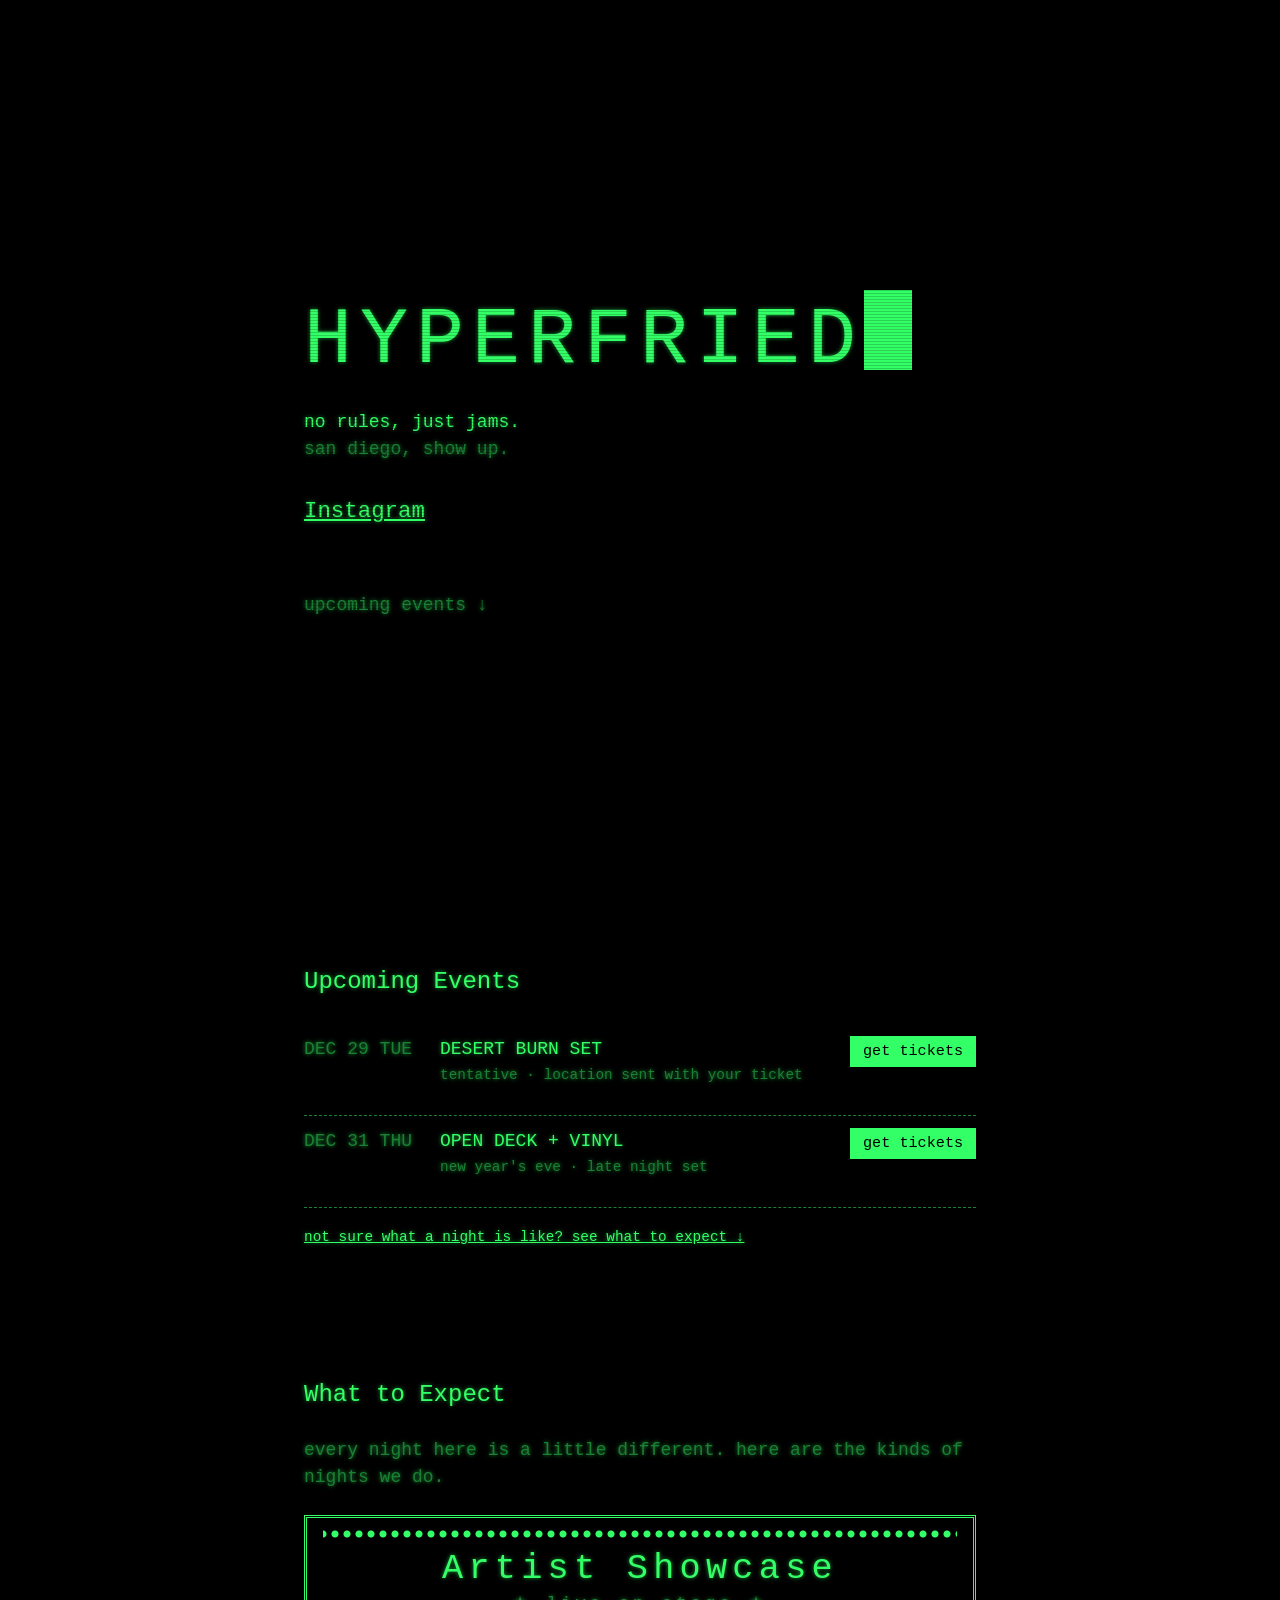
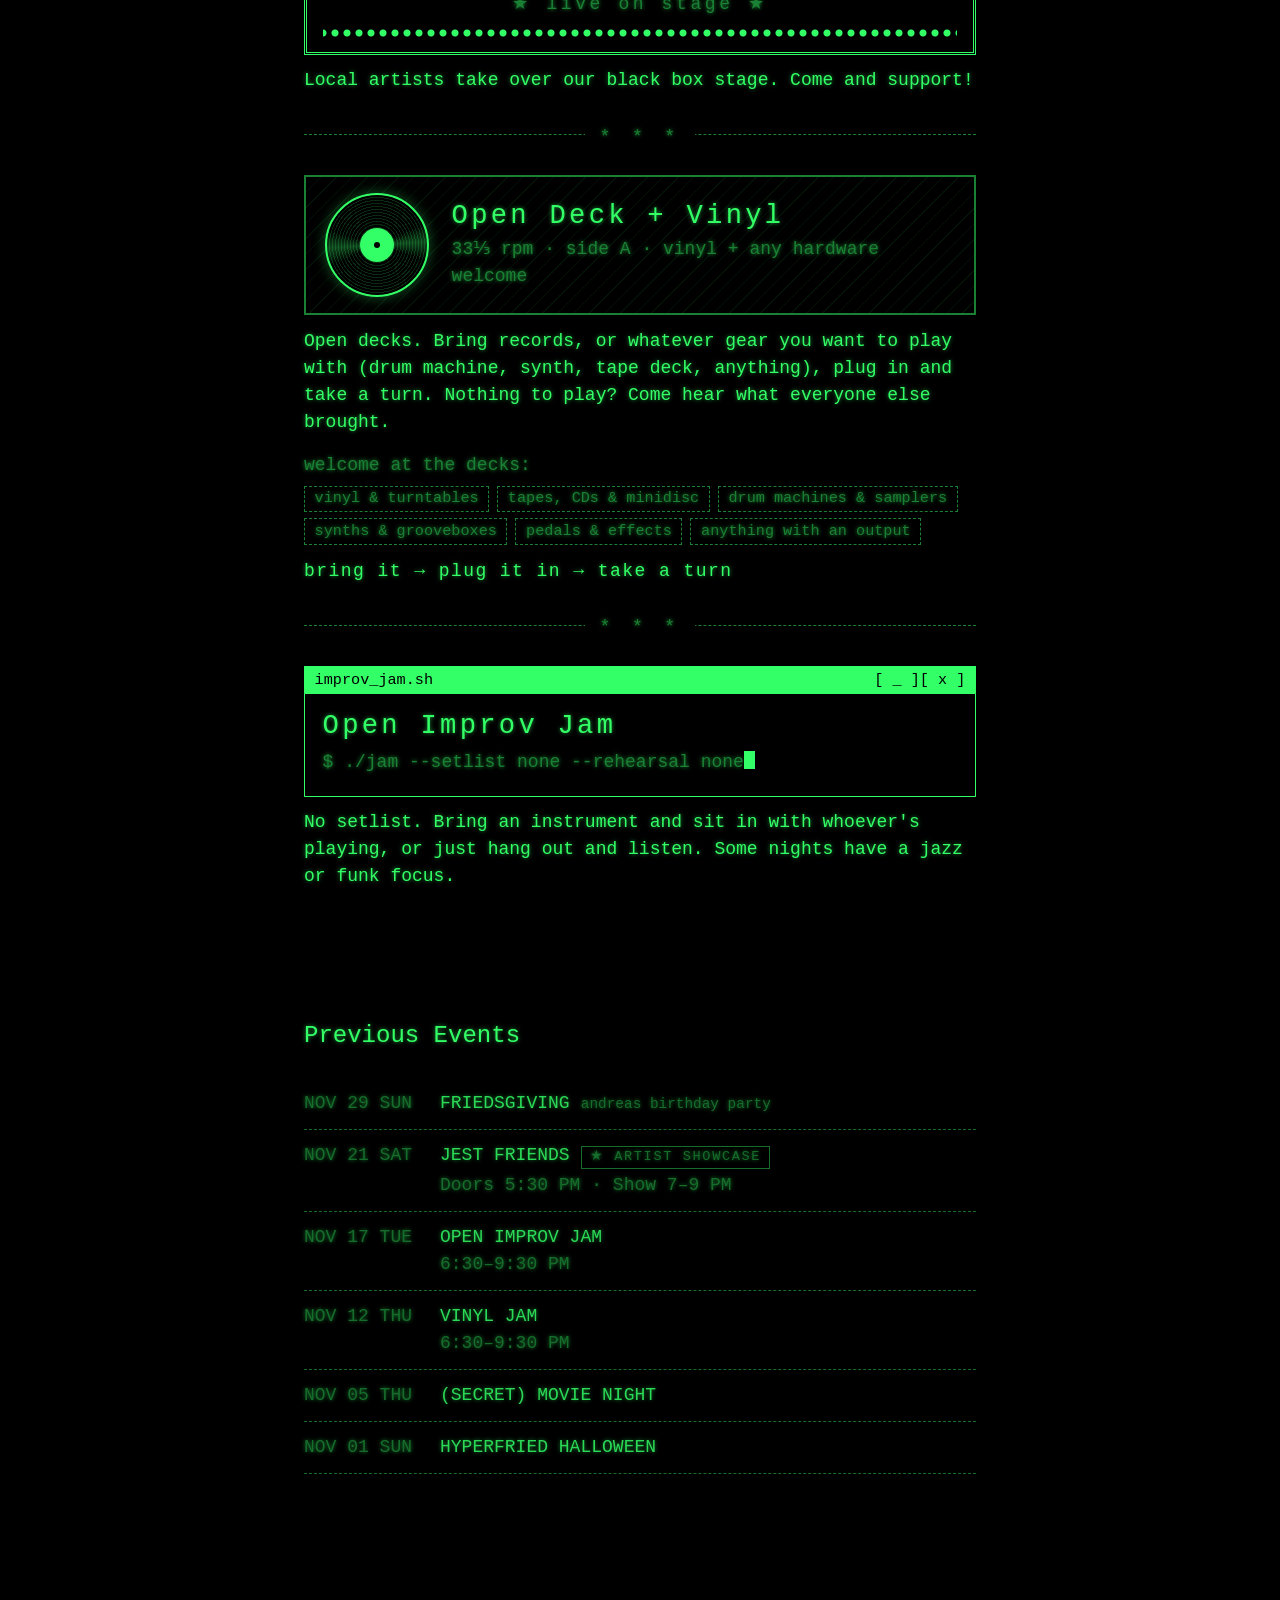
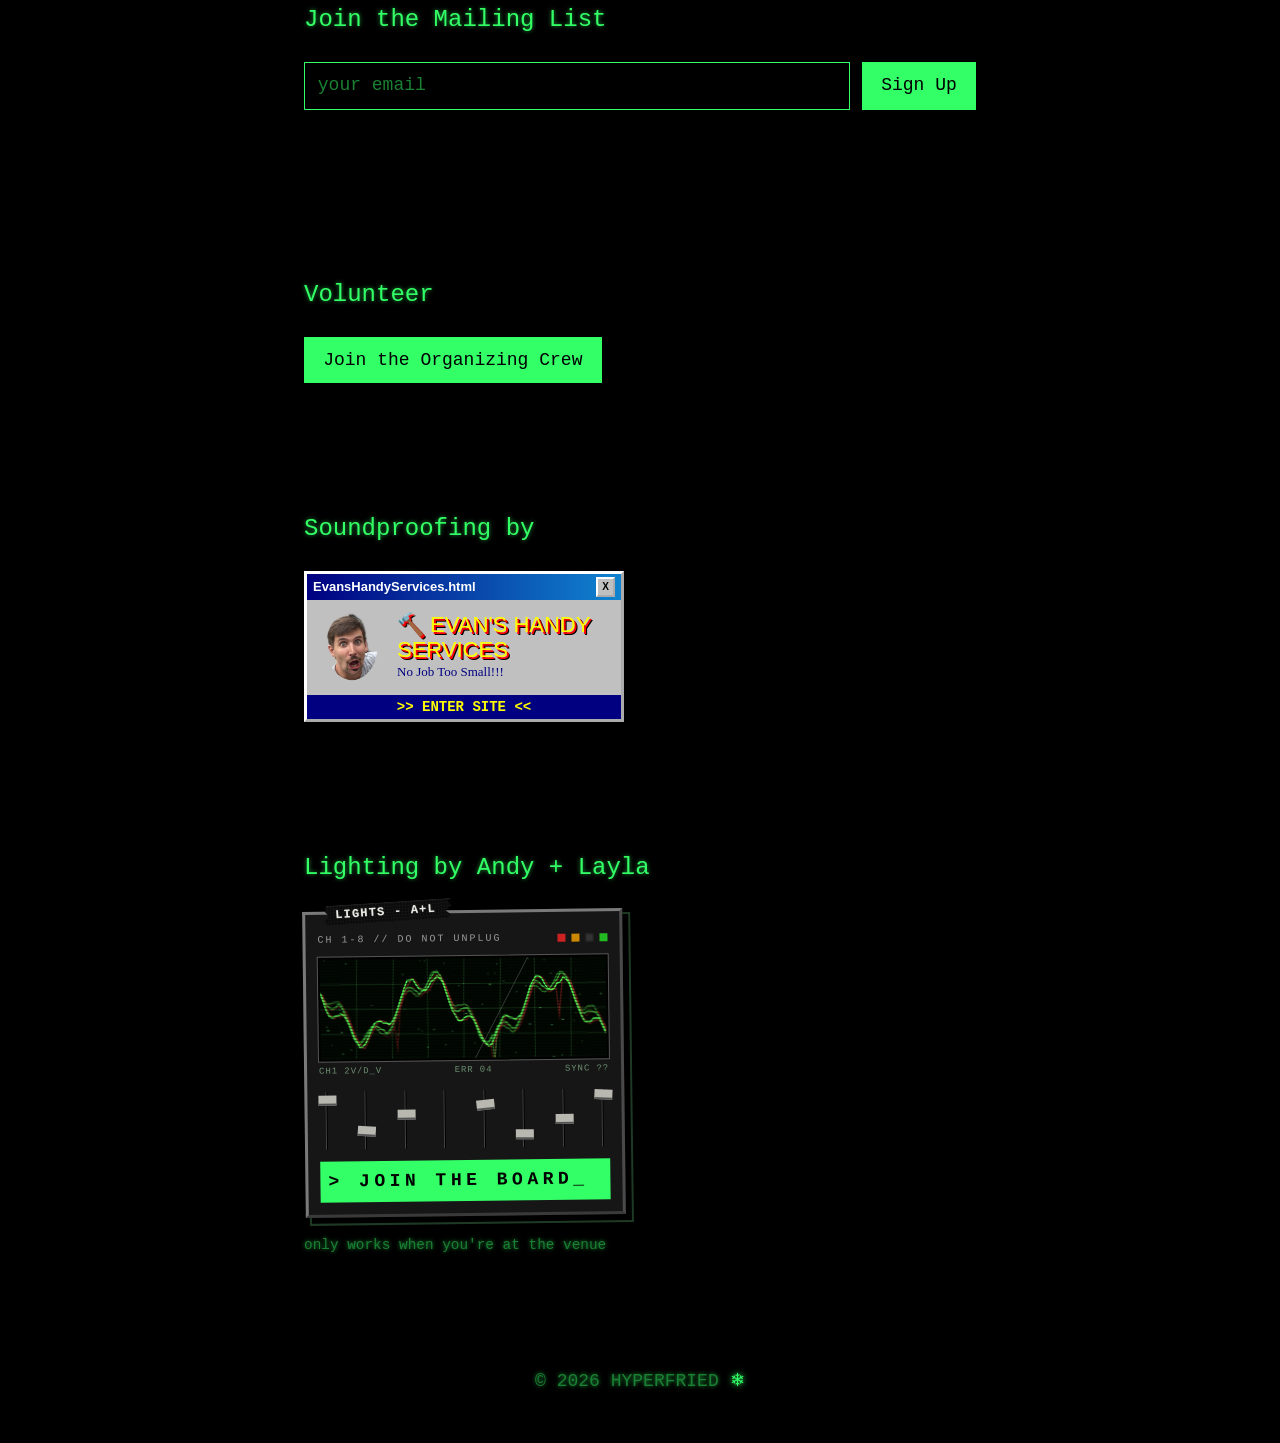
<file: index.html>
<!DOCTYPE html>
<html lang="en">
<head>
<meta charset="UTF-8">
<meta name="viewport" content="width=device-width, initial-scale=1.0">
<title>HYPERFRIED</title>
<style>
  :root {
    --green: #33ff66;
    --dim: #1a8033;
    --bg: #000;
  }

  * { box-sizing: border-box; margin: 0; padding: 0; }

  html { scroll-behavior: smooth; }

  body {
    background: var(--bg);
    color: var(--green);
    font-family: "VT323", "Courier New", Courier, monospace;
    font-size: 18px;
    line-height: 1.5;
    text-shadow: 0 0 4px rgba(51, 255, 102, 0.6);
  }

  /* CRT scanlines */
  body::after {
    content: "";
    position: fixed;
    inset: 0;
    pointer-events: none;
    background: repeating-linear-gradient(
      to bottom,
      rgba(0, 0, 0, 0) 0px,
      rgba(0, 0, 0, 0) 2px,
      rgba(0, 0, 0, 0.35) 3px
    );
    z-index: 10;
  }

  a { color: var(--green); }
  a:hover { background: var(--green); color: var(--bg); text-shadow: none; }

  section {
    max-width: 720px;
    margin: 0 auto;
    padding: 4rem 1.5rem;
  }

  /* ---------- top screen ---------- */
  #home {
    min-height: 100vh;
    display: flex;
    flex-direction: column;
    justify-content: center;
  }


  h1 {
    font-size: clamp(2.5rem, 10vw, 5rem);
    font-weight: normal;
    letter-spacing: 0.1em;
  }

  .cursor {
    display: inline-block;
    width: 0.6em;
    height: 1em;
    background: var(--green);
    vertical-align: -0.1em;
    animation: blink 1s steps(1) infinite;
  }
  @keyframes blink { 50% { opacity: 0; } }

  .tagline { margin: 0.5rem 0 2rem; }
  .tagline .callout { color: var(--dim); display: block; }
  .tagline { user-select: none; }
  .tagline.glitch { animation: glitch 0.3s steps(2); }
  @keyframes glitch {
    0%   { transform: translate(-3px, 1px); opacity: 0.4; }
    33%  { transform: translate(3px, -1px); }
    66%  { transform: translate(-1px, 0); opacity: 0.8; }
    100% { transform: none; opacity: 1; }
  }

  .ig { font-size: 1.4rem; }

  .scroll-hint {
    margin-top: 4rem;
    color: var(--dim);
    text-decoration: none;
  }

  /* ---------- events ---------- */
  h2 {
    font-weight: normal;
    font-size: 1.5rem;
    margin-bottom: 1.5rem;
  }

  .events { list-style: none; }

  .events li {
    display: grid;
    grid-template-columns: 7.5rem 1fr auto;
    gap: 1rem;
    padding: 0.75rem 0;
    border-bottom: 1px dashed var(--dim);
  }

  .events .date { color: var(--dim); }
  .events .title { text-transform: uppercase; }
  .events .info { color: var(--dim); display: block; }
  .events .tickets { white-space: nowrap; text-align: right; }
  .events .date .time { display: none; }
  .events li.none { display: block; color: var(--dim); }

  /* kind tag next to an event's name (e.g. "★ Artist Showcase"); title and tag share a line, the time sits under them */
  .events .what { display: flex; flex-wrap: wrap; align-items: baseline; gap: 0.15rem 0.7rem; }
  .events .what .title { order: 1; }
  .events .what .info { order: 3; flex-basis: 100%; }
  .kind-tag { order: 2; font-size: 0.85rem; letter-spacing: 0.12em; text-transform: uppercase; color: var(--dim);
              border: 1px solid var(--dim); padding: 0 0.5rem; text-decoration: none; white-space: nowrap; }
  .events .what .host { order: 2; color: var(--dim); font-size: 0.9rem; white-space: nowrap; }   /* "hosted by ..." */

  /* previous events: same rows, a little quieter, with room for photos and video under each one */
  .events.past li { opacity: 0.85; }
  .events.past .tickets, .events.past .ticket-form { display: none; }
  .events .media { grid-column: 1 / -1; display: grid; grid-template-columns: repeat(auto-fill, minmax(150px, 1fr)); gap: 0.5rem; padding-top: 0.4rem; }
  .events .media img, .events .media video { width: 100%; display: block; border: 1px solid var(--dim); }

  @media (max-width: 600px) {
    .events li { grid-template-columns: 1fr; gap: 0.3rem; padding: 1rem 0; }
    .events .date .time { display: inline; }          /* time moves up next to the date */
    .events .info { display: none; }
    .events .title { font-size: 1.2rem; line-height: 1.3; }
    .events .tickets { text-align: left; display: flex; align-items: center; gap: 0.8rem; margin-top: 0.3rem; }
    .events .going { display: inline; margin: 0; }
    .ticket-form .join { order: 1; }                 /* checkbox above the button on phones */
    .ticket-form button[type="submit"] { order: 2; width: 100%; }
  }

  /* ---------- ticket form ---------- */
  .events .get-tickets { padding: 0.25rem 0.8rem; font-size: 0.95rem; }
  .events .going { display: block; color: var(--dim); font-size: 0.85rem; margin-top: 0.2rem; }
  .ticket-form { grid-column: 1 / -1; display: none; flex-wrap: wrap; gap: 0.6rem; padding: 0.5rem 0 0.25rem; }
  .ticket-form.open { display: flex; }
  .ticket-form input[type="text"], .ticket-form input[type="email"] {
    flex: 1 1 180px;
    background: var(--bg);
    color: var(--green);
    border: 1px solid var(--green);
    padding: 0.5rem 0.7rem;
    font: inherit;
    outline: none;
  }
  .ticket-form input::placeholder { color: var(--dim); }
  .ticket-form input:focus { box-shadow: 0 0 8px var(--green); }
  .ticket-msg { grid-column: 1 / -1; min-height: 0; color: var(--green); }
  .ticket-msg.error { color: #ff5555; }

  /* ---------- discord ---------- */
  .discord {
    display: inline-block;
    background: var(--green);
    color: var(--bg);
    padding: 0.6rem 1.2rem;
    text-decoration: none;
    text-shadow: none;
  }
  .discord:hover { background: var(--bg); color: var(--green); outline: 1px solid var(--green); }

  /* ---------- soundproofing by (Evan's Handy Services, Y2K style) ---------- */
  .evan-box {
    display: block;
    width: 320px;
    max-width: 100%;
    background: #c0c0c0;
    border: 3px outset #fff;
    color: #000;
    text-decoration: none;
    text-shadow: none;
    font-family: Tahoma, Arial, sans-serif;
    transition: transform 0.1s;
  }
  .evan-box:hover { background: #c0c0c0; color: #000; transform: translate(-2px, -2px); box-shadow: 4px 4px 0 var(--dim); }
  .evan-box:active { border-style: inset; transform: none; box-shadow: none; }
  .evan-box .titlebar {
    background: linear-gradient(90deg, #000080, #1084d0);
    color: #fff;
    font-weight: bold;
    font-size: 13px;
    padding: 3px 6px;
    display: flex;
    justify-content: space-between;
  }
  .evan-box .titlebar span:last-child { background: #c0c0c0; color: #000; border: 2px outset #fff; padding: 0 4px; font-size: 10px; }
  .evan-box .inner { display: flex; align-items: center; gap: 10px; padding: 10px; }
  .evan-box img { width: 70px; }
  .evan-box .name {
    font-family: Impact, "Arial Black", sans-serif;
    font-size: 22px;
    color: #ffff00;
    text-shadow: 2px 2px 0 #ff0000, 3px 3px 0 #000;
    line-height: 1.1;
  }
  .evan-box .slogan { font-family: "Comic Sans MS", cursive; font-size: 13px; color: #000080; }
  .evan-box .enter { display: block; text-align: center; background: #000080; color: #ffff00; font: bold 14px "Courier New", monospace; padding: 4px; }

  /* ---------- lighting by: busted old light board ---------- */
  .console {
    display: block;
    position: relative;
    width: 320px;
    max-width: 100%;
    background: #161616;
    border: 3px solid #7a7a7a;
    border-right-color: #4a4a4a;
    border-bottom-color: #3a3a3a;
    box-shadow: 6px 6px 0 #000, 6px 6px 0 2px #1e3a24;
    padding: 14px 12px 12px;
    color: #9a9a9a;
    text-decoration: none;
    text-shadow: none;
    font-family: "Courier New", monospace;
    transform: rotate(-0.7deg);
  }
  .console:hover { background: #161616; color: #9a9a9a; animation: shake 0.25s steps(2) infinite; }
  @keyframes shake { 0% { transform: rotate(-0.7deg) translate(0, 0); } 50% { transform: rotate(-0.7deg) translate(-2px, 1px); } }
  .console .tape {   /* black gaffer tape, torn ends, white paint-marker writing */
    position: absolute; top: -12px; left: 16px;
    background:
      repeating-linear-gradient(90deg, rgba(255,255,255,0.025) 0 1px, transparent 1px 3px),
      repeating-linear-gradient(0deg, rgba(255,255,255,0.02) 0 1px, transparent 1px 3px),
      #0b0b0b;
    color: #e9e9e4;
    font: bold 12px "Courier New", monospace; letter-spacing: 0.1em;
    padding: 3px 16px 3px 14px;
    transform: rotate(-3deg);
    clip-path: polygon(0 8%, 4% 0, 3% 30%, 6% 55%, 2% 78%, 5% 100%, 96% 100%, 99% 82%, 95% 60%, 100% 38%, 97% 14%, 100% 0, 3% 0);
    box-shadow: inset 0 1px 0 rgba(255,255,255,0.08);
    text-shadow: 0 0 1px rgba(255,255,255,0.4);
  }
  .console .top { display: flex; justify-content: space-between; align-items: center; font-size: 10px; letter-spacing: 0.2em; margin-top: 4px; }
  .console .leds { display: flex; gap: 6px; }
  .console .led { width: 8px; height: 8px; }
  .console .led.r { background: #c22; }
  .console .led.a { background: #c80; animation: flick 2.7s steps(1) infinite; }
  .console .led.dead { background: #333; border: 1px solid #222; }
  .console .led.g { background: #2b2; animation: flick 0.9s steps(1) infinite 0.3s; }
  @keyframes flick { 0%, 62%, 70%, 100% { opacity: 1; } 64%, 68% { opacity: 0.1; } }
  .console .screen { display: block; position: relative; margin: 10px 0 4px; border: 2px solid #000; outline: 1px solid #555; background: #020802; }
  .console .scope { display: block; width: 100%; height: 100px; }
  .console .screen::after {   /* scanlines + a crack */
    content: ""; position: absolute; inset: 0; pointer-events: none;
    background:
      linear-gradient(118deg, transparent 0 61%, rgba(200,200,200,0.25) 61.2%, transparent 61.6% 100%),
      repeating-linear-gradient(0deg, rgba(0,0,0,0.45) 0 1px, transparent 1px 3px);
  }
  .console .readout { display: flex; justify-content: space-between; font-size: 9px; letter-spacing: 0.1em; color: #6c8f70; }
  .console .faders { display: flex; justify-content: space-between; height: 58px; margin: 12px 6px 0; }
  .console .fader { position: relative; width: 2px; background: #000; border-left: 1px solid #444; }
  .console .fader::after { content: ""; position: absolute; left: -8px; width: 18px; height: 8px; top: var(--y); background: #b8b8b0; border-bottom: 2px solid #555; transform: rotate(var(--r, 0deg)); }
  .console .fader.gone::after { display: none; }
  .console .join {
    display: block; margin-top: 12px; padding: 7px 8px;
    background: var(--green); color: #000;
    font-weight: bold; letter-spacing: 0.25em; text-align: left;
  }
  .console:hover .join { background: #000; color: var(--green); outline: 1px dashed var(--green); }
  /* lasers that fire out of the light board on hover */
  #board-lasers { position: fixed; inset: 0; width: 100%; height: 100%; z-index: 9; pointer-events: none; }

  /* flashbang transition when joining the board */
  #flashbang { position: fixed; inset: 0; z-index: 100; background: #fff; pointer-events: none; opacity: 0; }
  #flashbang.go { animation: flashbang 0.9s ease-out forwards; }
  @keyframes flashbang { 0% { opacity: 1; } 35% { opacity: 1; } 100% { opacity: 0.85; } }
  body.blown > *:not(#flashbang) { filter: brightness(2.6) contrast(0.5) blur(3px); transition: filter 0.6s ease-out; }
  .venue-note { color: var(--dim); font-size: 0.9rem; margin-top: 1.2rem; }

  /* ---------- what to expect: one banner style per kind of night ---------- */
  .intro { color: var(--dim); }
  .kinds { display: grid; gap: 2.5rem; margin-top: 1.5rem; }
  .kind { scroll-margin-top: 2rem; }   /* links to a banner leave some air above it */
  /* a clear divider between event types: a dashed rule with a centered "* * *", with equal space above and below */
  .kind + .kind { position: relative; padding-top: 2.5rem; border-top: 1px dashed var(--dim); }
  .kind + .kind::before { content: "* * *"; position: absolute; top: -0.8rem; left: 50%; transform: translateX(-50%);
                          background: var(--bg); padding: 0 0.9rem; color: var(--dim); letter-spacing: 0.3em; line-height: 1.6; }
  .kind h3 { font-weight: normal; letter-spacing: 0.12em; font-size: 1.7rem; line-height: 1.15; }
  .kind .blurb { margin-top: 0.8rem; }

  /* improv jam: a terminal window */
  .banner.term { border: 1px solid var(--green); }
  .term .term-bar { display: flex; justify-content: space-between; background: var(--green); color: var(--bg);
                    text-shadow: none; padding: 0.15rem 0.6rem; font-size: 0.95rem; }
  .term .term-body { padding: 1rem 1.1rem 1.2rem; }
  .term .prompt { color: var(--dim); margin-top: 0.5rem; }

  /* vinyl spin: a record sleeve with a spinning record */
  .banner.vinyl { display: flex; align-items: center; gap: 1.4rem; border: 2px solid var(--dim); padding: 1rem 1.2rem;
                  background: repeating-linear-gradient(135deg, transparent 0 10px, rgba(26, 128, 51, 0.14) 10px 11px); }
  .vinyl .disc { flex: none; width: 104px; height: 104px; border-radius: 50%; position: relative;
                 border: 2px solid var(--green); box-shadow: 0 0 14px rgba(51, 255, 102, 0.35);
                 background:
                   conic-gradient(from 0deg, transparent 0 18%, rgba(51, 255, 102, 0.28) 24%, transparent 30% 68%, rgba(51, 255, 102, 0.28) 74%, transparent 80%),
                   repeating-radial-gradient(circle, #000 0 2px, #0b2a14 2px 3px);
                 animation: spin 3.2s linear infinite; }
  .vinyl .disc::before { content: ""; position: absolute; inset: 33%; border-radius: 50%; background: var(--green); }
  .vinyl .disc::after { content: ""; position: absolute; inset: 47%; border-radius: 50%; background: var(--bg); }
  @keyframes spin { to { transform: rotate(360deg); } }
  .vinyl .sub { color: var(--dim); display: block; margin-top: 0.3rem; }
  .hw-label { color: var(--dim); margin-top: 1rem; }
  .hw { list-style: none; display: flex; flex-wrap: wrap; gap: 0.4rem 0.5rem; margin-top: 0.4rem; }
  .hw li { border: 1px dashed var(--dim); padding: 0.05rem 0.6rem; color: var(--dim); font-size: 0.95rem; }
  .hw-how { margin-top: 0.8rem; letter-spacing: 0.08em; }

  /* artist showcase: a theater marquee with chasing bulbs */
  .banner.marquee { border: 3px double var(--green); padding: 0.6rem 1rem 0.7rem; text-align: center; }
  .marquee h3 { font-size: clamp(1.5rem, 6vw, 2.2rem); margin: 0.5rem 0 0.1rem; letter-spacing: 0.15em; }
  .marquee .now { color: var(--dim); letter-spacing: 0.2em; margin-bottom: 0.5rem; }
  .bulbs { position: relative; height: 14px; }
  .bulbs::before, .bulbs::after { content: ""; position: absolute; inset: 0;
                                   background: radial-gradient(circle, var(--green) 0 3px, transparent 4px) 0 50% / 24px 14px repeat-x;
                                   animation: bulb 1s steps(1) infinite; }
  .bulbs::after { background-position: 12px 50%; animation-delay: -0.5s; }   /* the other half of the bulbs blink in turn */
  @keyframes bulb { 0% { opacity: 1; } 50% { opacity: 0.15; } }

  @media (prefers-reduced-motion: reduce) {
    .vinyl .disc, .bulbs::before, .bulbs::after, .term .cursor { animation: none; }
  }

  /* ---------- mailing list ---------- */
  form { display: block; }

  input[type="email"] {
    flex: 1 1 240px;
    background: var(--bg);
    color: var(--green);
    border: 1px solid var(--green);
    padding: 0.6rem 0.8rem;
    font: inherit;
    outline: none;
  }
  input[type="email"]::placeholder { color: var(--dim); }
  input[type="email"]:focus { box-shadow: 0 0 8px var(--green); }

  button {
    background: var(--green);
    color: var(--bg);
    border: none;
    padding: 0.6rem 1.2rem;
    font: inherit;
    cursor: pointer;
  }
  button:hover { background: var(--bg); color: var(--green); outline: 1px solid var(--green); }

  .signup-fields { display: flex; flex-wrap: wrap; gap: 0.75rem; width: 100%; }
  .signup-fields input[type="email"] { flex: 1 1 240px; }
  .signup-msg { margin-top: 0.75rem; min-height: 1.5em; }
  .signup-msg.error { color: #ff5555; }
  .trap { position: absolute; left: -5000px; }
  .ticket-form .join { flex-basis: 100%; display: flex; align-items: center; gap: 0.5rem; color: var(--dim); cursor: pointer; }
  .ticket-form .join input { appearance: none; -webkit-appearance: none; width: 1rem; height: 1rem; margin: 0;
                              border: 1px solid var(--green); background: var(--bg); cursor: pointer; display: grid; place-content: center; }
  .ticket-form .join input:checked { background: var(--green); }
  .ticket-form .join input:checked::after { content: "✓"; color: var(--bg); font-size: 0.8rem; line-height: 1; }

  footer {
    text-align: center;
    color: var(--dim);
    padding: 3rem 1rem;
  }
  /* snowflake in the footer: links to the snow report */
  footer .flake {
    display: inline-block;
    margin-left: .7rem;
    color: var(--green);
    opacity: 1;
    text-decoration: none;
    font-size: 1.1rem;
    text-shadow: 0 0 6px var(--green);
    transition: transform .8s, text-shadow .3s;
  }
  footer .flake:hover, footer .flake:focus-visible {
    text-shadow: 0 0 12px var(--green), 0 0 22px var(--green);
    transform: rotate(120deg);
  }
  /* ---------- laser intro ---------- */
  #lasers {
    position: fixed;
    inset: 0;
    width: 100%;
    height: 100%;
    z-index: 9; /* just under the scanlines */
    cursor: pointer;
    transition: opacity 0.8s ease;
  }
  #lasers.done { opacity: 0; pointer-events: none; }
</style>
</head>
<body>

  <!-- Laser intro (click or press any key to skip) -->
  <canvas id="lasers"></canvas>

  <!-- ===== TOP SCREEN ===== -->
  <section id="home">
    <h1>HYPERFRIED<span class="cursor"></span></h1>
    <p class="tagline" id="tagline">foul experiments.<span class="callout">where you at, san diego?</span></p>

    <!-- EDIT: put your Instagram handle here -->
    <a class="ig" href="https://www.instagram.com/hyperfriedd/" target="_blank" rel="noopener">Instagram</a>

    <a class="scroll-hint" href="#events">upcoming events &darr;</a>
  </section>

  <!-- ===== EVENTS ===== -->
  <section id="events">
    <h2>Upcoming Events</h2>

    <!-- EDIT: one <li> per event. Copy/paste to add more. Keep every event in this one list: once its date has
         passed, the page moves it down to "Previous Events" by itself.
         data-event = a unique id for the ticket list (keep it the same once people start signing up)
         data-date  = the show date; ticket signups close automatically after this day
         data-time  = the show time, shown on the site and in the confirmation email ("" shows "time TBA")
         add data-tickets="off" to an event that doesn't need tickets -->
    <ul class="events" id="upcoming-list">
      <li data-event="2026-11-01-hyperfried-halloween" data-date="2026-11-01">
        <span class="date">NOV 01 SUN</span>
        <span><span class="title">Hyperfried Halloween</span></span>
      </li>
      <li data-event="2026-11-05-secret-movie-night" data-date="2026-11-05">
        <span class="date">NOV 05 THU</span>
        <span><span class="title">(Secret) Movie Night</span></span>
      </li>
      <li data-event="2026-11-12-vinyl-jam" data-date="2026-11-12" data-time="6:30–9:30 PM">
        <span class="date">NOV 12 THU</span>
        <span><span class="title">Vinyl Jam</span></span>
      </li>
      <li data-event="2026-11-17-improv-jam" data-date="2026-11-17" data-time="6:30–9:30 PM">
        <span class="date">NOV 17 TUE</span>
        <span><span class="title">Open Improv Jam</span></span>
      </li>
      <li data-event="2026-11-20-jest-friends" data-date="2026-11-21" data-time="Doors 5:30 PM · Show 7–9 PM">
        <span class="date">NOV 21 SAT</span>
        <span class="what"><span class="title">Jest Friends</span><a class="kind-tag" href="#kind-showcase" title="what's an artist showcase?">&#9733; Artist Showcase</a></span>
      </li>
      <li data-event="2026-11-29-friedsgiving" data-date="2026-11-29" data-tickets="off">
        <span class="date">NOV 29 SUN</span>
        <span class="what"><span class="title">Friedsgiving</span><span class="host">andreas birthday party</span></span>
      </li>
      <!-- data-where="email": the location is only sent in the ticket confirmation email (set in the Apps Script) -->
      <li data-event="2026-12-29-desert-burn-set" data-date="2026-12-29" data-where="email">
        <span class="date">DEC 29 TUE</span>
        <span class="what"><span class="title">Desert Burn Set</span><span class="host">tentative &middot; location sent with your ticket</span></span>
      </li>
      <li data-event="2026-12-31-open-vinyl-night" data-date="2026-12-31">
        <span class="date">DEC 31 THU</span>
        <span class="what"><span class="title">Open Deck + Vinyl</span><span class="host">new year's eve &middot; late night set</span></span>
      </li>
    </ul>
    <p class="venue-note"><a href="#what-to-expect">not sure what a night is like? see what to expect &darr;</a></p>
  </section>

  <!-- ===== WHAT TO EXPECT: one banner per kind of night. Copy an <article> to add another kind. ===== -->
  <section id="what-to-expect">
    <h2>What to Expect</h2>
    <p class="intro">every night here is a little different. here are the kinds of nights we do.</p>

    <div class="kinds">
      <article class="kind" id="kind-showcase">
        <div class="banner marquee">
          <div class="bulbs" aria-hidden="true"></div>
          <h3>Artist Showcase</h3>
          <div class="now">&#9733; live on stage &#9733;</div>
          <div class="bulbs" aria-hidden="true"></div>
        </div>
        <p class="blurb">Local artists take over our black box stage. Come and support!</p>
      </article>

      <article class="kind" id="kind-vinyl">
        <div class="banner vinyl">
          <div class="disc" aria-hidden="true"></div>
          <div>
            <h3>Open Deck + Vinyl</h3>
            <span class="sub">33&#8531; rpm &middot; side A &middot; vinyl + any hardware welcome</span>
          </div>
        </div>
        <p class="blurb">Open decks. Bring records, or whatever gear you want to play with (drum machine, synth, tape deck,
          anything), plug in and take a turn. Nothing to play? Come hear what everyone else brought.</p>
        <p class="hw-label">welcome at the decks:</p>
        <ul class="hw">
          <li>vinyl &amp; turntables</li>
          <li>tapes, CDs &amp; minidisc</li>
          <li>drum machines &amp; samplers</li>
          <li>synths &amp; grooveboxes</li>
          <li>pedals &amp; effects</li>
          <li>anything with an output</li>
        </ul>
        <p class="hw-how">bring it &rarr; plug it in &rarr; take a turn</p>
      </article>

      <article class="kind" id="kind-improv">
        <div class="banner term">
          <div class="term-bar"><span>improv_jam.sh</span><span>[ _ ][ x ]</span></div>
          <div class="term-body">
            <h3>Open Improv Jam</h3>
            <p class="prompt">$ ./jam --setlist none --rehearsal none<span class="cursor"></span></p>
          </div>
        </div>
        <p class="blurb">No setlist. Bring an instrument and sit in with whoever's playing, or just hang out and listen. Some nights have a jazz or funk focus.</p>
      </article>
    </div>
  </section>

  <!-- ===== PREVIOUS EVENTS (fills itself: any event above whose date has passed moves here, newest first) =====
       To add photos or video for a past event, put a media block inside that event's <li> in the list above, e.g.
         <div class="media"><img src="media/2026-11-12/crowd.jpg" alt="the crowd"><video src="media/2026-11-12/set.mp4" controls></video></div>
       It shows up under the event's name once the event has moved down here. -->
  <section id="previous" hidden>
    <h2>Previous Events</h2>
    <ul class="events past" id="past-list"></ul>
  </section>

  <!-- ===== MAILING LIST (saved to the Google Sheet's "Mailing List" tab) ===== -->
  <section id="mailing-list">
    <h2>Join the Mailing List</h2>
    <form id="signup">
      <div class="signup-fields">
        <input type="email" name="email" aria-label="Email" placeholder="your email" required maxlength="200" autocomplete="email">
        <span class="trap" aria-hidden="true"><input type="text" name="website" tabindex="-1" autocomplete="off"></span>
        <button type="submit">Sign Up</button>
      </div>
    </form>
    <p class="signup-msg" id="signup-msg"></p>
  </section>

  <!-- ===== DISCORD ===== -->
  <section id="discord">
    <h2>Volunteer</h2>
    <a class="discord" href="https://discord.gg/EWd8YfMrQr" target="_blank" rel="noopener">Join the Organizing Crew</a>
  </section>

  <!-- ===== SOUNDPROOFING BY ===== -->
  <section id="soundproofing">
    <h2>Soundproofing by</h2>
    <a class="evan-box" href="evan/y2k.html">
      <div class="titlebar"><span>EvansHandyServices.html</span><span>X</span></div>
      <div class="inner">
        <img src="evan/img/evan_head.png" alt="Evan">
        <div>
          <div class="name">🔨 EVAN'S HANDY SERVICES</div>
          <div class="slogan">No Job Too Small!!!</div>
        </div>
      </div>
      <span class="enter">&gt;&gt; ENTER SITE &lt;&lt;</span>
    </a>
  </section>

  <!-- ===== LIGHTING BY ===== -->
  <section id="lighting">
    <h2>Lighting by <span style="white-space: nowrap">Andy + Layla</span></h2>
    <!-- the control panel runs on a computer at the venue, so the link only works on the venue's network -->
    <a class="console" id="join-board" href="http://users-mac-mini.local:8090/">
      <span class="tape">LIGHTS - A+L</span>
      <span class="top"><span>CH 1-8 // DO NOT UNPLUG</span>
        <span class="leds"><span class="led r"></span><span class="led a"></span><span class="led dead"></span><span class="led g"></span></span></span>
      <span class="screen"><canvas class="scope" id="scope"></canvas></span>
      <span class="readout"><span>CH1 2V/D_V</span><span>ERR 04</span><span>SYNC ??</span></span>
      <span class="faders">
        <span class="fader" style="--y: 8%"></span><span class="fader" style="--y: 61%; --r: 4deg"></span>
        <span class="fader" style="--y: 33%"></span><span class="fader gone"></span>
        <span class="fader" style="--y: 18%; --r: -6deg"></span><span class="fader" style="--y: 70%"></span>
        <span class="fader" style="--y: 44%"></span><span class="fader" style="--y: 2%; --r: 3deg"></span>
      </span>
      <span class="join">&gt; JOIN THE BOARD_</span>
    </a>
    <p class="venue-note">only works when you're at the venue</p>
  </section>

  <footer>
    &copy; <span id="year"></span> HYPERFRIED<a class="flake" href="snow/index.html" title="snow report" aria-label="Snow report">&#10052;&#xFE0E;</a>
  </footer>

<script>
  // ---------- laser intro ----------
  (function () {
    const canvas = document.getElementById("lasers");
    const ctx = canvas.getContext("2d");
    const DURATION = 2500; // ms
    let w, h, start, finished = false;

    function finish() {
      if (finished) return;
      finished = true;
      canvas.classList.add("done");
      setTimeout(() => canvas.remove(), 900);
    }

    if (window.matchMedia("(prefers-reduced-motion: reduce)").matches) {
      canvas.remove();
      return;
    }

    function resize() {
      const dpr = window.devicePixelRatio || 1;
      w = window.innerWidth;
      h = window.innerHeight;
      canvas.width = w * dpr;
      canvas.height = h * dpr;
      ctx.setTransform(dpr, 0, 0, dpr, 0, 0);
    }
    resize();
    window.addEventListener("resize", resize);
    canvas.addEventListener("click", finish);
    window.addEventListener("keydown", finish, { once: true });

    // Three projectors along the top edge, like stage lasers
    const projectors = [
      { x: 0.1, beams: 6, speed: 1.3, phase: 0 },
      { x: 0.5, beams: 8, speed: -0.9, phase: 2 },
      { x: 0.9, beams: 6, speed: 1.1, phase: 4 }
    ];

    function frame(now) {
      if (finished) return;
      if (!start) start = now;
      const t = (now - start) / 1000;
      const p = (now - start) / DURATION;

      // fade in, hold, fade out
      const level = Math.min(1, p / 0.12) * Math.min(1, (1 - p) / 0.2);

      // leave light trails by fading the previous frame toward transparent
      ctx.globalCompositeOperation = "destination-out";
      ctx.fillStyle = "rgba(0, 0, 0, 0.22)";
      ctx.fillRect(0, 0, w, h);

      ctx.globalCompositeOperation = "lighter";
      ctx.lineCap = "round";
      ctx.shadowColor = "#33ff66";
      const len = Math.hypot(w, h);

      projectors.forEach((pr) => {
        const ox = pr.x * w, oy = -4;
        for (let i = 0; i < pr.beams; i++) {
          const spread = (i / (pr.beams - 1) - 0.5) * 1.6;
          const sweep = Math.sin(t * pr.speed + pr.phase + i * 0.35) * 0.6;
          const angle = Math.PI / 2 + spread + sweep;
          const flicker = 0.75 + Math.random() * 0.25;
          const a = level * flicker;

          ctx.beginPath();
          ctx.moveTo(ox, oy);
          ctx.lineTo(ox + Math.cos(angle) * len, oy + Math.sin(angle) * len);

          // wide soft glow, then a bright core
          ctx.shadowBlur = 20;
          ctx.strokeStyle = `rgba(51, 255, 102, ${0.25 * a})`;
          ctx.lineWidth = 6;
          ctx.stroke();
          ctx.shadowBlur = 0;
          ctx.strokeStyle = `rgba(200, 255, 210, ${0.8 * a})`;
          ctx.lineWidth = 1.2;
          ctx.stroke();
        }

        // glowing projector head
        const g = ctx.createRadialGradient(ox, oy, 0, ox, oy, 60);
        g.addColorStop(0, `rgba(180, 255, 200, ${0.9 * level})`);
        g.addColorStop(1, "rgba(51, 255, 102, 0)");
        ctx.fillStyle = g;
        ctx.fillRect(ox - 60, oy - 60, 120, 120);
      });

      if (p >= 1) finish();
      else requestAnimationFrame(frame);
    }
    requestAnimationFrame(frame);
  })();
  document.getElementById("year").textContent = new Date().getFullYear();

  // ---------- random tagline ----------
  // EDIT: add, remove, or change lines here. [top line, bottom line]
  const taglines = [
    ["foul experiments.", "where you at, san diego?"],
    ["deep fried art.", "served hot in san diego."],
    ["something awful is cooking.", "san diego, pull up."],
    ["overcooked on purpose.", "san diego, dig in."],
    ["hot oil. loud noise.", "san diego, you in?"],
    ["fried beyond recognition.", "calling all san diego freaks."],
    ["strange things happen here.", "san diego, come find out."],
    ["no rules, just jams.", "san diego, show up."],
    ["dirty signal detected.", "over & outttttt."],
    ["weird frequencies.", "tune in, san diego."]
  ];
  const tagline = document.getElementById("tagline");
  let current = -1;

  function showTagline() {
    let next;
    do { next = Math.floor(Math.random() * taglines.length); } while (next === current);
    current = next;
    tagline.firstChild.textContent = taglines[current][0];
    tagline.querySelector(".callout").textContent = taglines[current][1];
  }
  showTagline();

  // easter egg: click the tagline for a new one (with a quick glitch)
  tagline.addEventListener("click", () => {
    tagline.classList.remove("glitch");
    void tagline.offsetWidth; // restart the animation
    tagline.classList.add("glitch");
    showTagline();
  });


  // ---------- tickets ----------
  // EDIT: paste the Google Apps Script web app URL here (see hyperfried-tickets/SETUP.md).
  // While it's empty the form runs in demo mode and only saves in this browser.
  const TICKETS_URL = "https://script.google.com/macros/s/AKfycbx-IotxS6hsf8zkwU7PBXEY42tzac-7g1bDZAR-2HA_WZIilZ3xu7Toj9g_84XIimjMGw/exec";

  // upcoming vs previous: an event stays in "Upcoming" through the day of the show, then moves to "Previous Events"
  (function () {
    const now = new Date();
    const todayLocal = now.getFullYear() + "-" + String(now.getMonth() + 1).padStart(2, "0") + "-" + String(now.getDate()).padStart(2, "0");
    const upcoming = document.getElementById("upcoming-list"), past = document.getElementById("past-list");
    [...upcoming.querySelectorAll("li[data-date]")]
      .filter((li) => li.dataset.date < todayLocal)
      .sort((a, b) => b.dataset.date.localeCompare(a.dataset.date))        // newest first
      .forEach((li) => past.appendChild(li));
    if (past.children.length) document.getElementById("previous").hidden = false;
    if (!upcoming.querySelector("li")) {
      const li = document.createElement("li");
      li.className = "none";
      li.innerHTML = 'nothing on the calendar right now. <a href="#mailing-list">join the mailing list</a> and we\'ll tell you when something\'s up.';
      upcoming.appendChild(li);
    }
  })();

  const ticketRows = [...document.querySelectorAll(".events li[data-event]")];
  // today's date on the visitor's clock (not UTC), so tickets stay open until midnight on the day of the show
  const _now = new Date();
  const today = _now.getFullYear() + "-" + String(_now.getMonth() + 1).padStart(2, "0") + "-" + String(_now.getDate()).padStart(2, "0");
  const mine = JSON.parse(localStorage.getItem("hfTickets") || "{}");   // events this browser has a ticket for
  let counts = {}, capacity = {};

  function goingText(id) {
    const n = counts[id] || 0, cap = capacity[id] || 0;
    if (cap && n >= cap) return "sold out";
    return cap ? (cap - n) + " left" : "";
  }

  // show times: under the name on desktop, next to the date on phones
  ticketRows.forEach((li) => {
    if (!li.hasAttribute("data-time")) return;
    const time = li.dataset.time || "time TBA";
    const info = document.createElement("span");
    info.className = "info";
    info.textContent = time;
    li.querySelector(".title").after(info);
    const inline = document.createElement("span");
    inline.className = "time";
    inline.textContent = " · " + time;
    li.querySelector(".date").appendChild(inline);
  });

  ticketRows.forEach((li) => {
    if (li.dataset.tickets === "off" || li.dataset.date < today) return;   // past events: no tickets
    const id = li.dataset.event;
    const title = li.querySelector(".title").textContent;

    const side = document.createElement("span");
    side.className = "tickets";
    side.innerHTML = '<button type="button" class="get-tickets">get tickets</button><span class="going"></span>';
    li.appendChild(side);

    const form = document.createElement("form");
    form.className = "ticket-form";
    form.innerHTML = `
      <input type="text" name="name" placeholder="name" required maxlength="100" autocomplete="name">
      <input type="email" name="email" placeholder="email" required maxlength="200" autocomplete="email">
      <span class="trap" aria-hidden="true"><input type="text" name="website" tabindex="-1" autocomplete="off"></span>
      <button type="submit">reserve</button>
      <label class="join"><input type="checkbox" name="list" value="yes"> add me to the Hyperfried mailing list</label>`;
    const msg = document.createElement("div");
    msg.className = "ticket-msg";
    li.append(form, msg);

    const btn = side.querySelector(".get-tickets");
    const going = side.querySelector(".going");
    li.refresh = () => {
      going.textContent = goingText(id);
      const soldOut = capacity[id] && (counts[id] || 0) >= capacity[id];
      if (mine[id]) { btn.textContent = "✓ you're going"; btn.disabled = true; }
      else if (soldOut) { btn.textContent = "sold out"; btn.disabled = true; form.classList.remove("open"); }
    };
    btn.addEventListener("click", () => {
      form.classList.toggle("open");
      if (form.classList.contains("open")) form.elements["name"].focus();
    });

    form.addEventListener("submit", async (e) => {
      e.preventDefault();
      msg.className = "ticket-msg";
      msg.textContent = "reserving...";
      const dateText = li.querySelector(".date").textContent;
      const data = new URLSearchParams({ event: id, eventName: title, eventDate: dateText, eventTime: li.dataset.time || "", list: form.elements["list"].checked ? "yes" : "", name: form.elements["name"].value, email: form.elements["email"].value, website: form.elements["website"].value });
      try {
        let res;
        if (TICKETS_URL) {
          res = await (await fetch(TICKETS_URL, { method: "POST", body: data })).json();
        } else {
          res = { ok: true, count: (counts[id] || 0) + 1 };            // demo mode
          localStorage.setItem("hfDemoCounts", JSON.stringify({ ...counts, [id]: res.count }));
        }
        if (res.ok) {
          counts[id] = res.count || counts[id];
          mine[id] = true;
          localStorage.setItem("hfTickets", JSON.stringify(mine));
          msg.textContent = res.already
            ? "you're already on the list for this one!"
            : "you're on the list, " + form.elements["name"].value.split(" ")[0] + (li.dataset.where === "email" ? "! check your email for the location." : "! just give your name at the door.") + (TICKETS_URL ? "" : " (demo mode)");
          form.classList.remove("open");
          form.reset();
        } else {
          if (res.soldOut) counts[id] = res.count;
          msg.className = "ticket-msg error";
          msg.textContent = res.error || "something went wrong, please try again.";
        }
      } catch {
        msg.className = "ticket-msg error";
        msg.textContent = "couldn't reach the ticket list. please try again.";
      }
      li.refresh();
    });
    li.refresh();
  });

  // ---------- lighting board: busted oscilloscope ----------
  (function () {
    const cv = document.getElementById("scope");
    if (!cv) return;
    const ctx = cv.getContext("2d");
    const still = window.matchMedia("(prefers-reduced-motion: reduce)").matches;
    let w, h, lost = 0;
    function size() {
      const dpr = window.devicePixelRatio || 1;
      w = cv.clientWidth; h = cv.clientHeight;
      cv.width = w * dpr; cv.height = h * dpr;
      ctx.setTransform(dpr, 0, 0, dpr, 0, 0);
      ctx.fillStyle = "#020802"; ctx.fillRect(0, 0, w, h);
    }
    size();
    window.addEventListener("resize", size);

    function trace(t, color, dx, dy) {
      ctx.beginPath();
      for (let x = 0; x <= w; x += 3) {
        const u = x / w * Math.PI * 2;
        let y = h / 2 + dy - h * 0.28 * (Math.sin(u * 2.3 + t * 0.002) + 0.35 * Math.sin(u * 9 - t * 0.005));
        y += (Math.random() - 0.5) * 3;                                  // jitter
        if (Math.random() < 0.01) y += (Math.random() - 0.5) * h * 0.8;   // spikes
        x ? ctx.lineTo(x + dx, y) : ctx.moveTo(x + dx, y);
      }
      ctx.strokeStyle = color;
      ctx.lineWidth = 1.4;
      ctx.stroke();
    }

    function frame(t) {
      // phosphor smear: fade the last frame instead of clearing it
      ctx.fillStyle = "rgba(2,8,2,0.35)";
      ctx.fillRect(0, 0, w, h);

      // crooked, uneven grid
      ctx.strokeStyle = "rgba(60,140,70,0.18)";
      ctx.lineWidth = 1;
      for (let i = 1; i < 8; i++) { ctx.beginPath(); ctx.moveTo(i * w / 8 + (i % 3), 0); ctx.lineTo(i * w / 8, h); ctx.stroke(); }
      for (let i = 1; i < 4; i++) { ctx.beginPath(); ctx.moveTo(0, i * h / 4); ctx.lineTo(w, i * h / 4 + 1); ctx.stroke(); }

      if (lost > 0) {                       // signal dropped out
        lost--;
        if (lost % 6 < 4) { ctx.fillStyle = "#4f4"; ctx.font = "bold 12px Courier New, monospace"; ctx.fillText("SIG LOST", 8, 16); }
      } else {
        trace(t, "rgba(255,60,60,0.35)", 2, 1);   // misaligned colour ghost
        trace(t, "#5f5", 0, 0);
        if (Math.random() < 0.004) lost = 40 + Math.random() * 60;
      }

      // static
      for (let i = 0; i < 40; i++) {
        ctx.fillStyle = Math.random() < 0.5 ? "rgba(120,255,140,0.5)" : "rgba(0,0,0,0.8)";
        ctx.fillRect(Math.random() * w, Math.random() * h, 1 + Math.random() * 2, 1);
      }

      // horizontal tearing: shift a random band sideways
      if (Math.random() < 0.08) {
        const dpr = cv.width / w, y = Math.random() * h, bh = 3 + Math.random() * 14, off = (Math.random() - 0.5) * 30;
        ctx.drawImage(cv, 0, y * dpr, cv.width, bh * dpr, off, y, w, bh);
      }

      // rolling bar
      const ry = (t * 0.03) % (h + 30) - 30;
      ctx.fillStyle = "rgba(120,255,140,0.04)";
      ctx.fillRect(0, ry, w, 18);

      if (!still) requestAnimationFrame(frame);
    }
    frame(performance.now());
  })();

  // ---------- lasers out of the light board on hover ----------
  (function () {
    const board = document.getElementById("join-board");
    if (!board || window.matchMedia("(prefers-reduced-motion: reduce)").matches) return;
    const cv = document.createElement("canvas");
    cv.id = "board-lasers";
    document.body.appendChild(cv);
    const ctx = cv.getContext("2d");
    const colors = ["51,255,102", "255,60,60", "255,176,32"];
    let level = 0, target = 0, running = false, w, h;
    function size() {
      const dpr = window.devicePixelRatio || 1;
      w = window.innerWidth; h = window.innerHeight;
      cv.width = w * dpr; cv.height = h * dpr;
      ctx.setTransform(dpr, 0, 0, dpr, 0, 0);
    }
    size();
    window.addEventListener("resize", size);

    function frame(now) {
      level += (target - level) * 0.15;                 // quick fade in / out
      ctx.globalCompositeOperation = "destination-out"; // leave short light trails
      ctx.fillStyle = "rgba(0,0,0,0.3)";
      ctx.fillRect(0, 0, w, h);
      ctx.globalCompositeOperation = "lighter";
      const r = board.getBoundingClientRect();
      const t = now / 1000, len = Math.hypot(w, h);
      [0.15, 0.5, 0.85].forEach((pos, pi) => {          // three emitters along the top of the board
        const ox = r.left + r.width * pos, oy = r.top + 6;
        for (let i = 0; i < 5; i++) {
          const spread = (i / 4 - 0.5) * 1.5;
          const sweep = Math.sin(t * (1.6 + pi * 0.4) + i * 0.6 + pi * 2) * 0.55;
          const angle = -Math.PI / 2 + spread + sweep;
          const a = level * (0.7 + Math.random() * 0.3);
          const c = colors[(i + pi) % colors.length];
          ctx.beginPath();
          ctx.moveTo(ox, oy);
          ctx.lineTo(ox + Math.cos(angle) * len, oy + Math.sin(angle) * len);
          ctx.strokeStyle = `rgba(${c},${0.22 * a})`; ctx.lineWidth = 6; ctx.stroke();
          ctx.strokeStyle = `rgba(230,255,235,${0.7 * a})`; ctx.lineWidth = 1.1; ctx.stroke();
        }
      });
      if (level > 0.01 || target > 0) requestAnimationFrame(frame);
      else { running = false; ctx.clearRect(0, 0, w, h); }
    }
    function start() { target = 1; if (!running) { running = true; requestAnimationFrame(frame); } }
    board.addEventListener("mouseenter", start);
    board.addEventListener("mouseleave", () => { target = 0; });
    board.addEventListener("focus", start);
    board.addEventListener("blur", () => { target = 0; });
  })();

  // ---------- flashbang into the light board ----------
  (function () {
    const link = document.getElementById("join-board");
    if (!link) return;
    const calm = window.matchMedia("(prefers-reduced-motion: reduce)").matches;
    link.addEventListener("click", (e) => {
      // let ctrl/cmd/shift/middle-clicks open a new tab as normal
      if (calm || e.button !== 0 || e.metaKey || e.ctrlKey || e.shiftKey || e.altKey) return;
      e.preventDefault();
      let flash = document.getElementById("flashbang");
      if (!flash) { flash = document.createElement("div"); flash.id = "flashbang"; document.body.appendChild(flash); }
      flash.classList.remove("go"); void flash.offsetWidth; flash.classList.add("go");
      document.body.classList.add("blown");
      setTimeout(() => { location.href = link.href; }, 650);
    });
    // coming back with the back button: clear the effect
    window.addEventListener("pageshow", () => {
      document.body.classList.remove("blown");
      const flash = document.getElementById("flashbang");
      if (flash) flash.remove();
    });
  })();

  // ---------- mailing list ----------
  const signup = document.getElementById("signup");
  const signupMsg = document.getElementById("signup-msg");
  signup.addEventListener("submit", async (e) => {
    e.preventDefault();
    signupMsg.className = "signup-msg";
    signupMsg.textContent = "signing you up...";
    const data = new URLSearchParams({ action: "subscribe", email: signup.elements["email"].value, website: signup.elements["website"].value });
    try {
      const res = TICKETS_URL ? await (await fetch(TICKETS_URL, { method: "POST", body: data })).json() : { ok: true };
      if (res.ok) {
        signupMsg.textContent = res.already ? "you're already on the list!" : "thanks! you're on the list." + (TICKETS_URL ? "" : " (demo mode)");
        signup.reset();
      } else {
        signupMsg.className = "signup-msg error";
        signupMsg.textContent = res.error || "something went wrong, please try again.";
      }
    } catch {
      signupMsg.className = "signup-msg error";
      signupMsg.textContent = "couldn't reach the mailing list. please try again.";
    }
  });

  // load the current counts
  (async () => {
    try {
      if (TICKETS_URL) {
        const res = await (await fetch(TICKETS_URL)).json();
        counts = res.counts || {};
        capacity = res.capacity || {};
      } else {
        counts = JSON.parse(localStorage.getItem("hfDemoCounts") || "{}");
      }
    } catch { /* counts just won't show */ }
    ticketRows.forEach((li) => li.refresh && li.refresh());
  })();
</script>
</body>
</html>
</file>
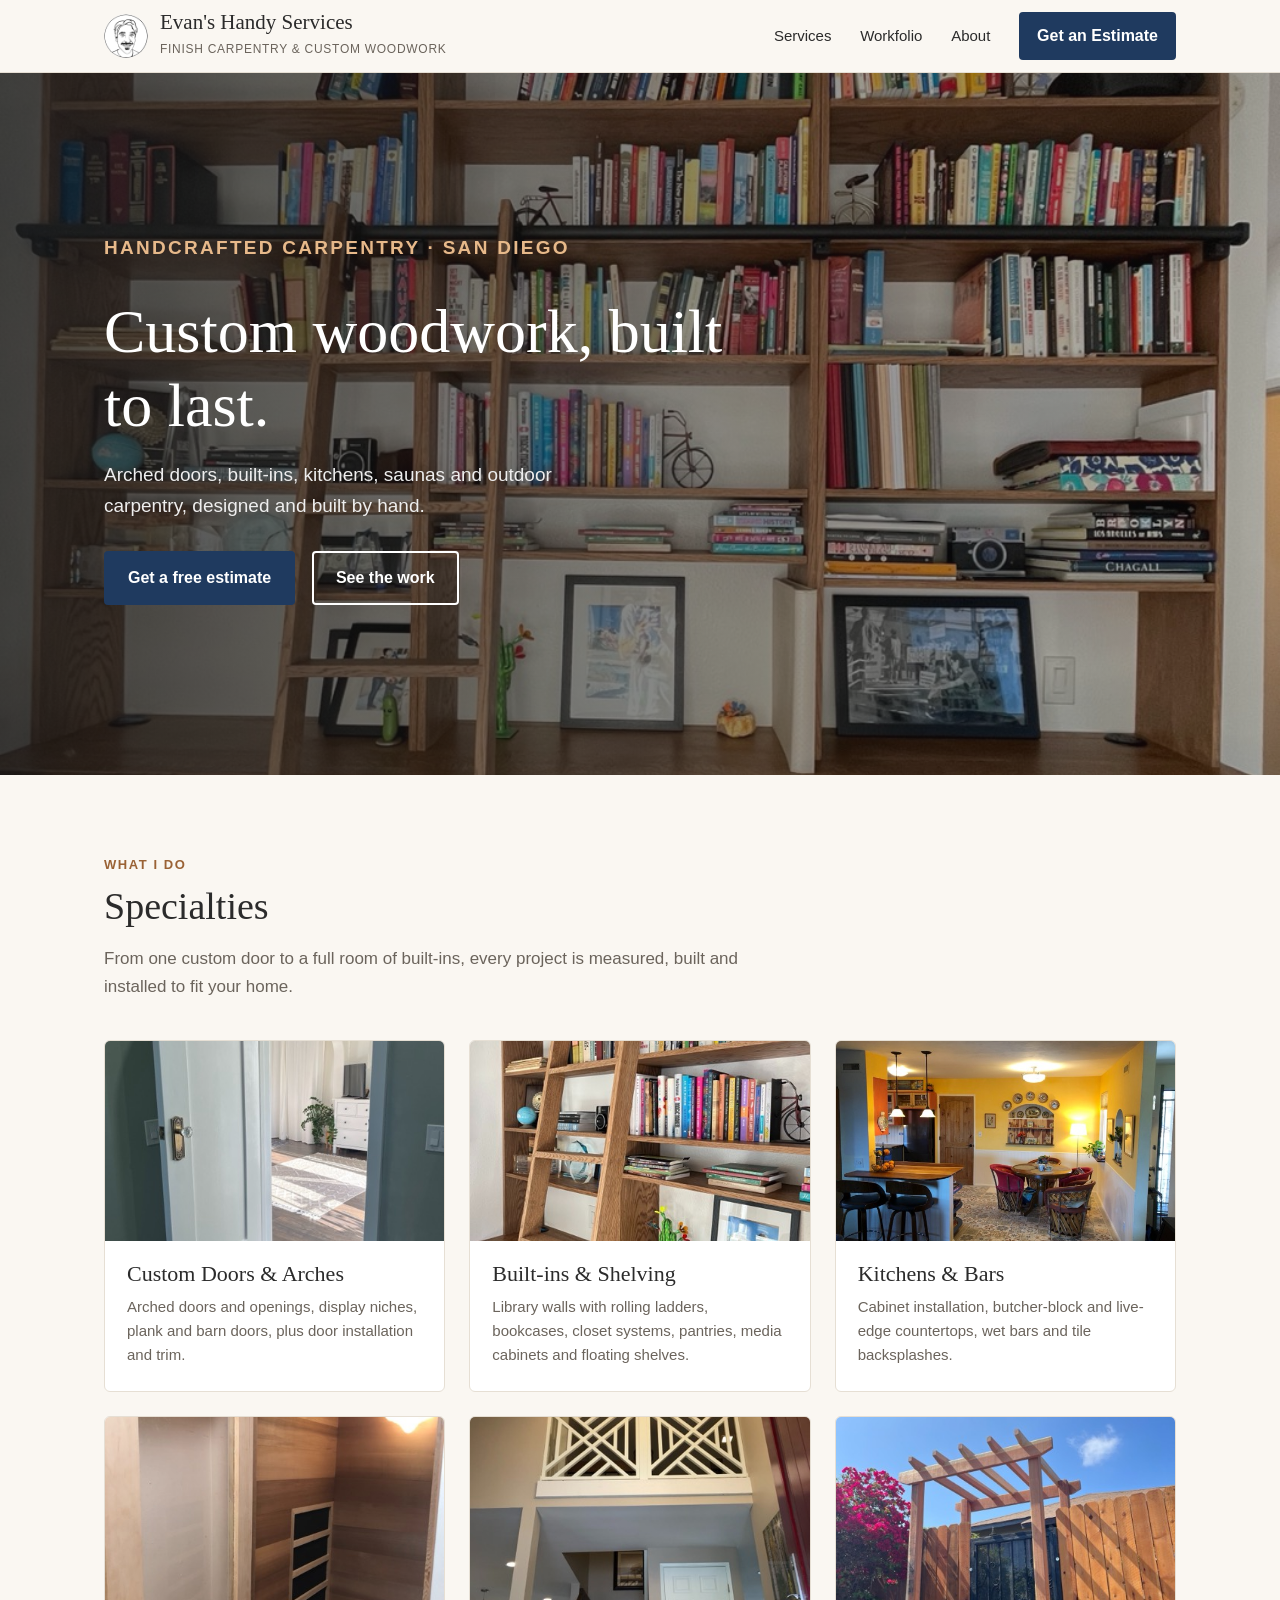
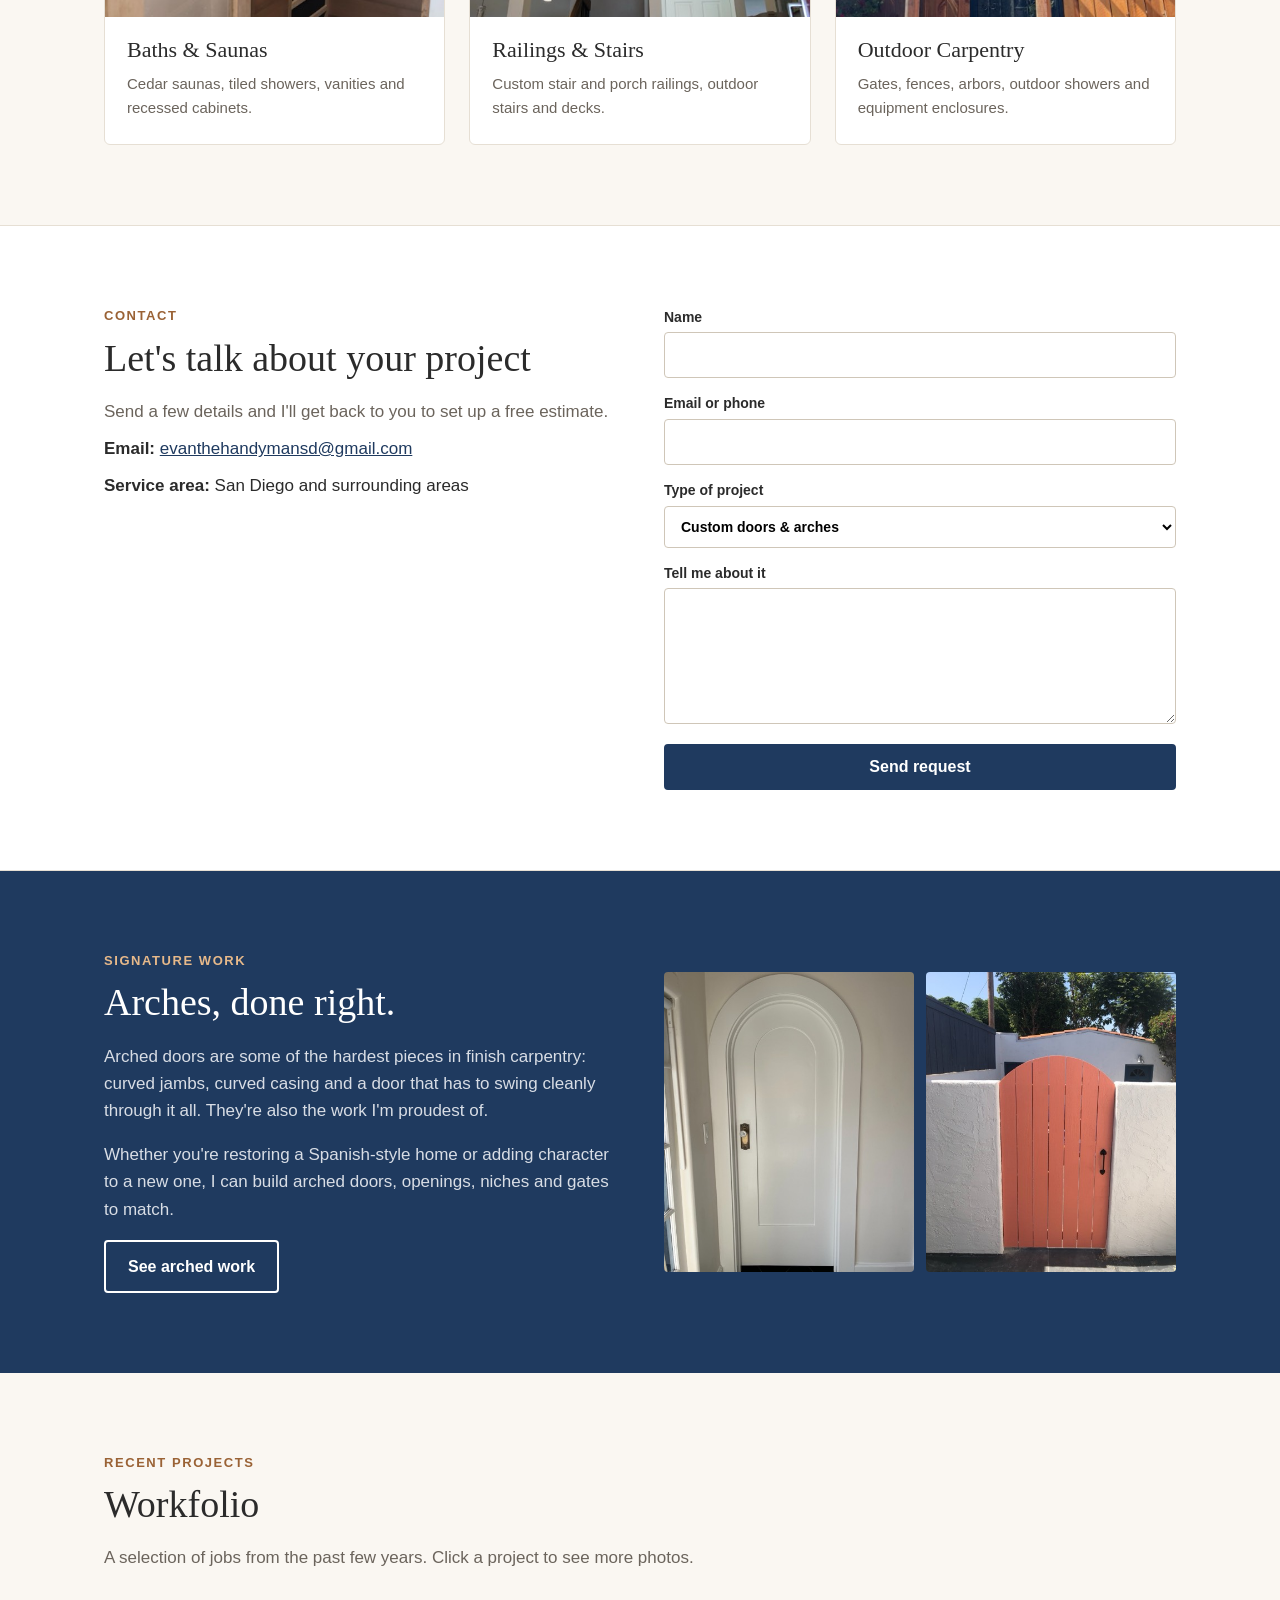
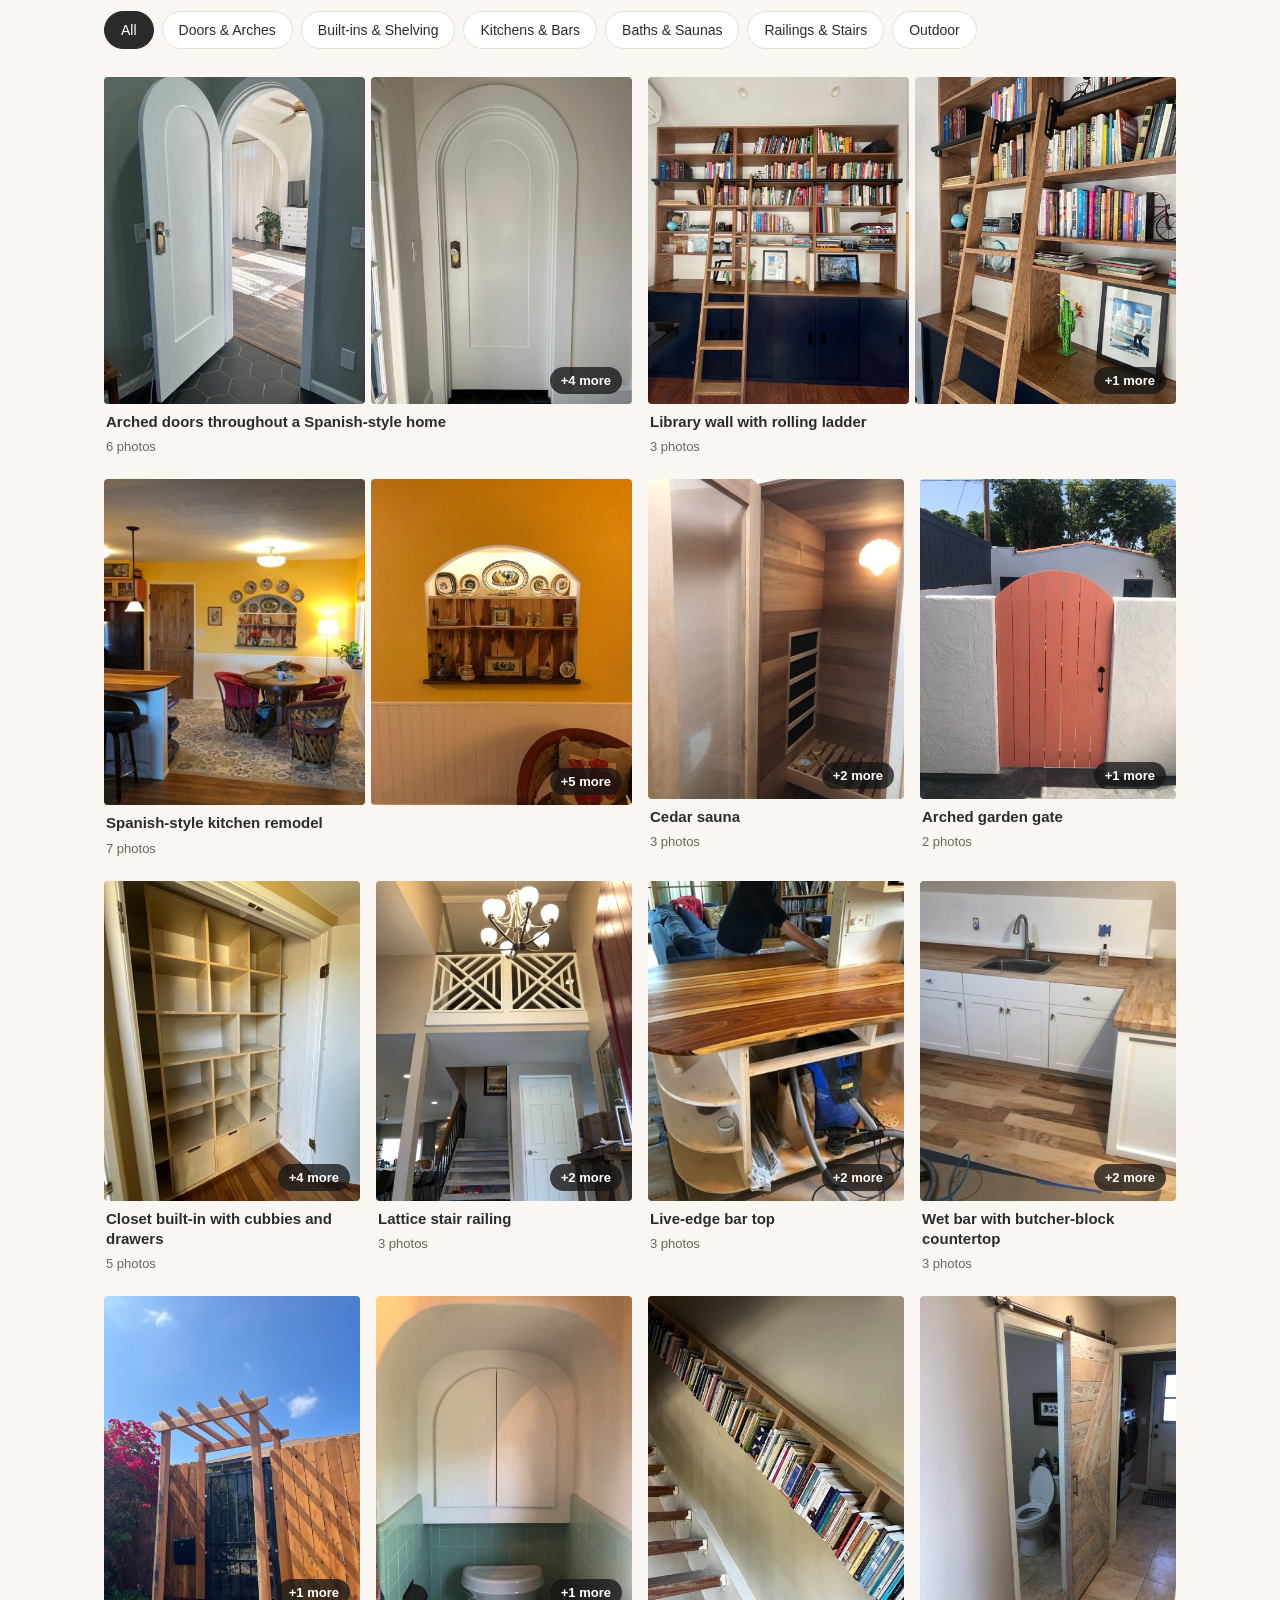
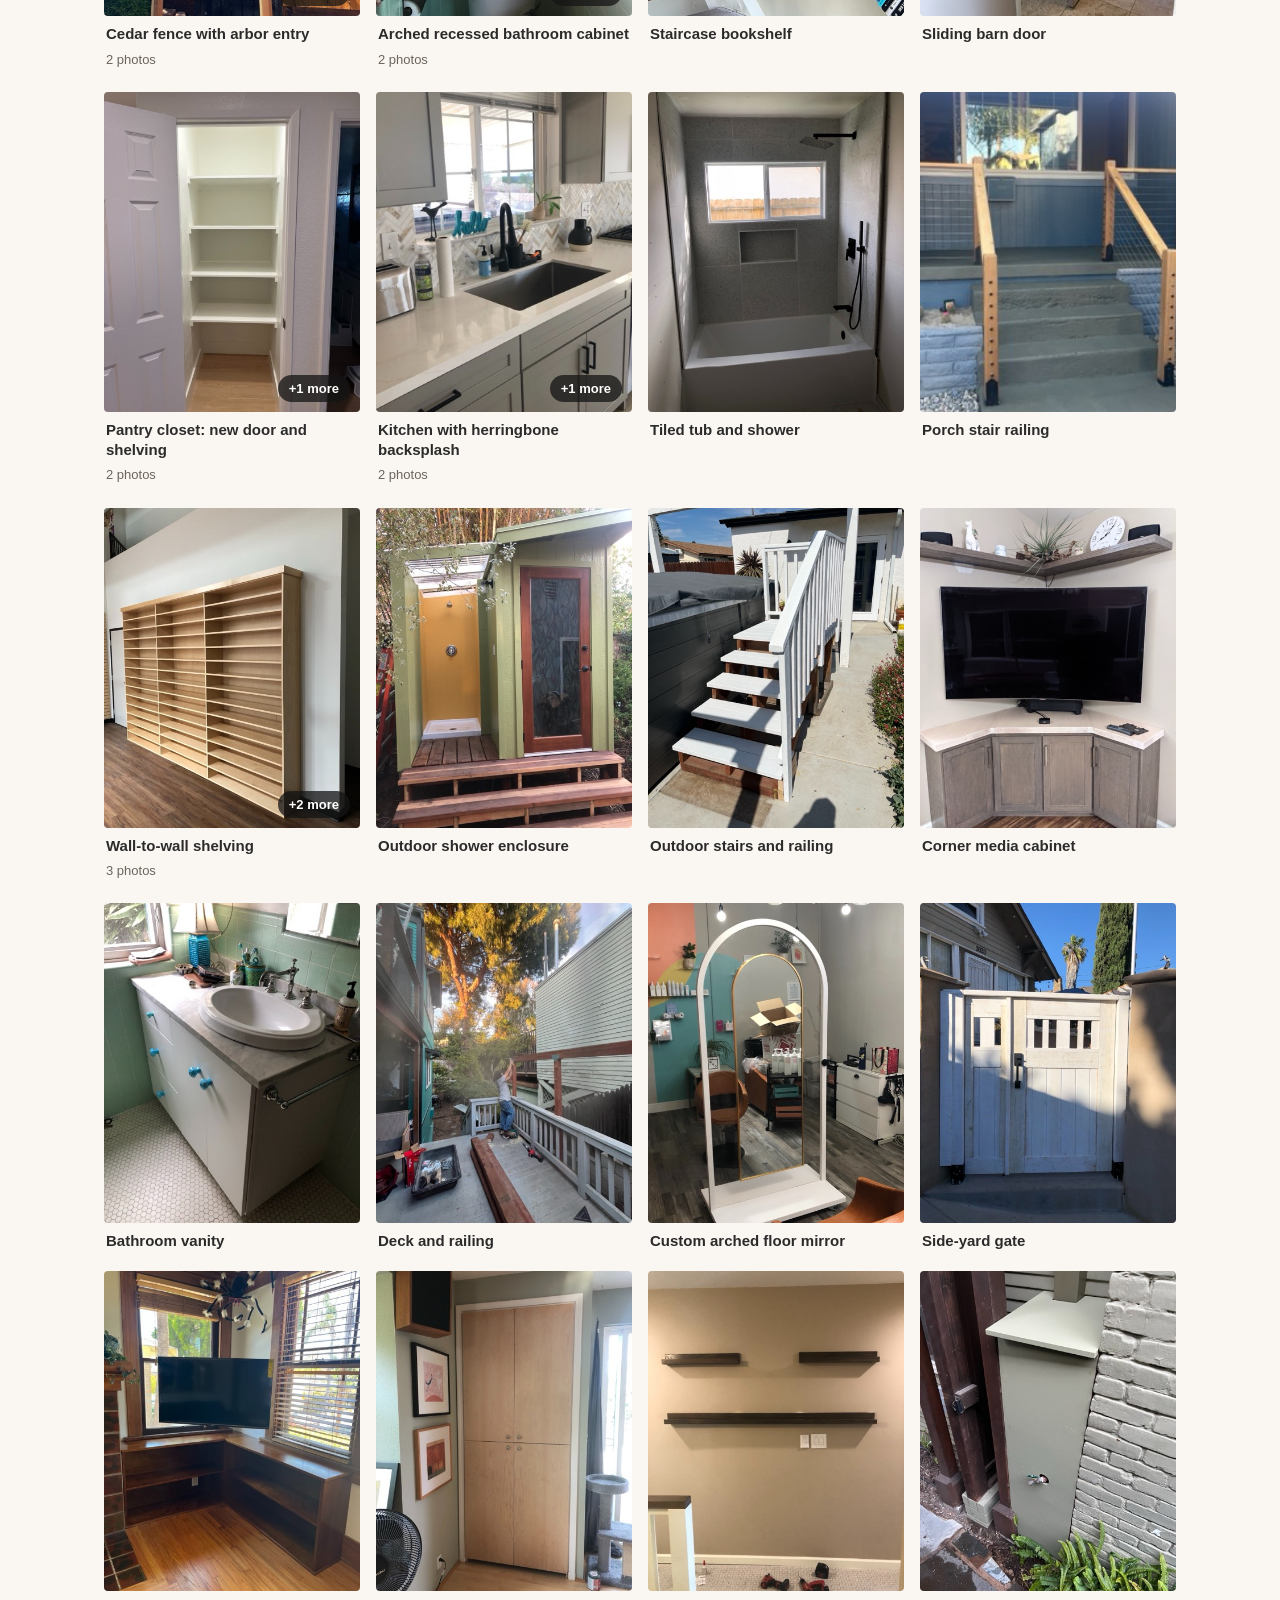
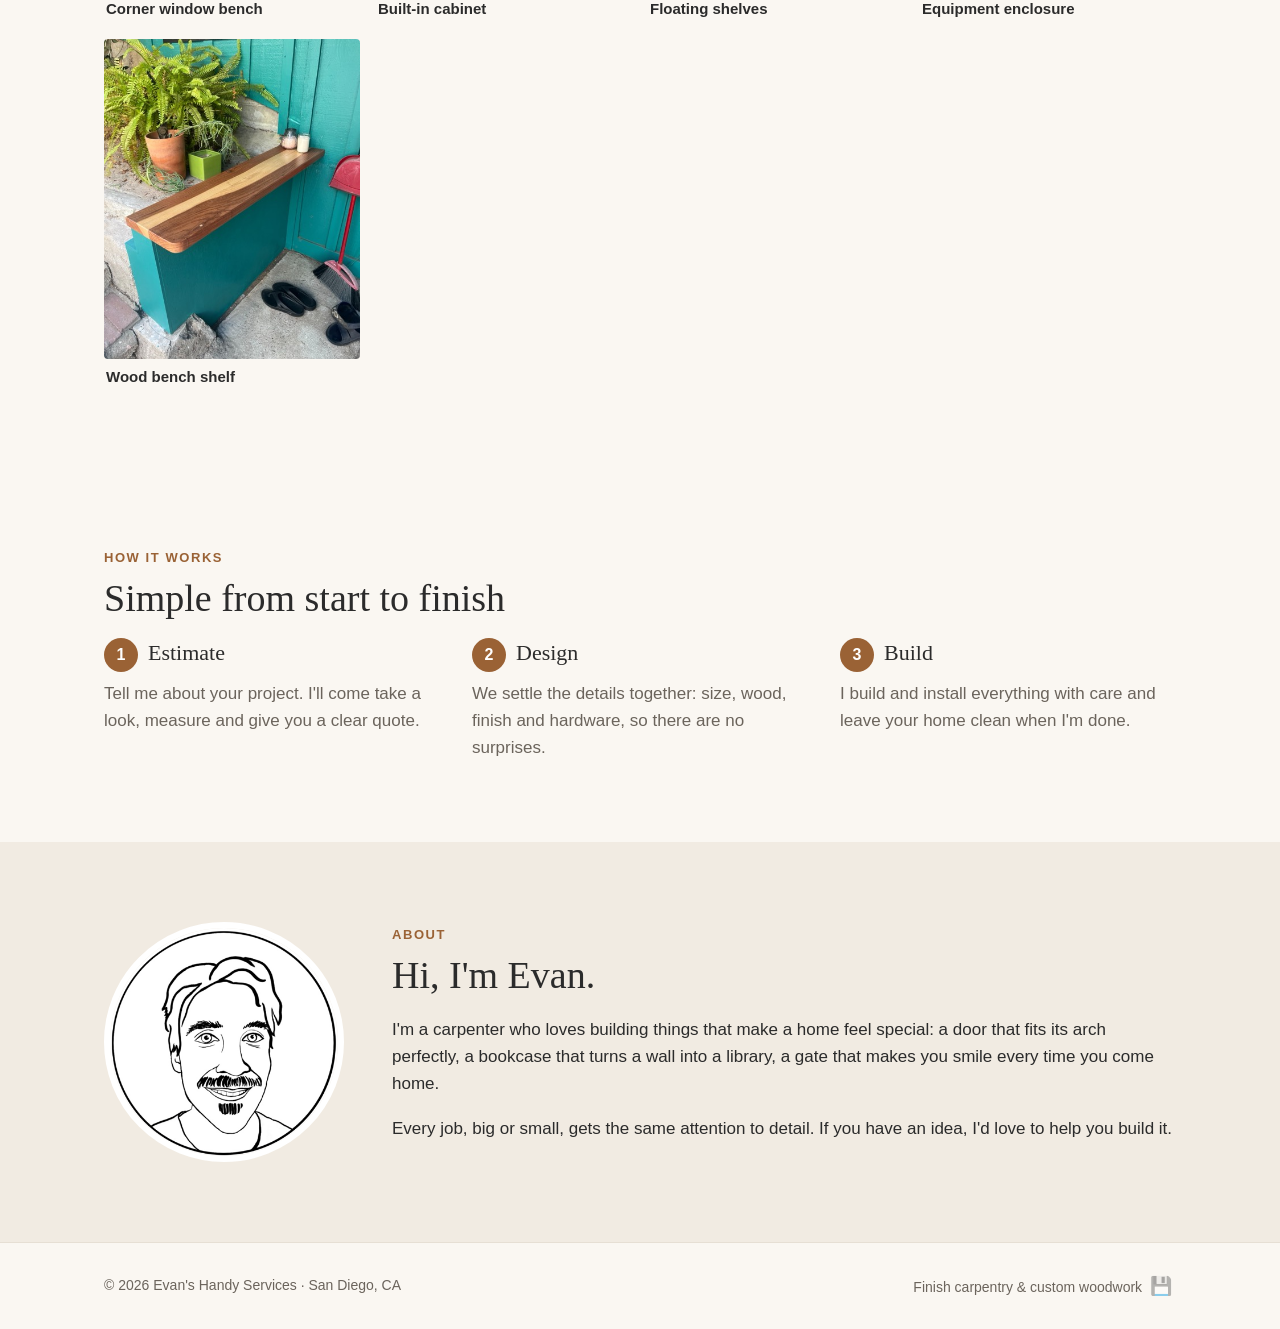
<file: evan/index.html>
<!DOCTYPE html>
<html lang="en">
<head>
<meta charset="UTF-8">
<meta name="viewport" content="width=device-width, initial-scale=1.0">
<title>Evan's Handy Services | Finish Carpentry &amp; Custom Woodwork in San Diego</title>
<meta name="description" content="Custom arched doors, built-in shelving, kitchens, saunas, railings and outdoor carpentry in San Diego, designed and built by Evan.">
<link rel="icon" href="img/logo.png">
<style>
  :root {
    --bg: #faf7f2;
    --ink: #2b2b2b;
    --muted: #6b645c;
    --wood: #9a6235;
    --navy: #1f3a5f;
    --line: #e6dfd4;
    --card: #fff;
  }
  * { box-sizing: border-box; }
  html { scroll-behavior: smooth; }
  body { margin: 0; background: var(--bg); color: var(--ink); font: 17px/1.6 -apple-system, BlinkMacSystemFont, "Segoe UI", Helvetica, Arial, sans-serif; }
  h1, h2, h3 { font-family: Georgia, "Times New Roman", serif; font-weight: normal; line-height: 1.2; }
  a { color: var(--navy); }
  img { display: block; max-width: 100%; }
  .wrap { max-width: 1120px; margin: 0 auto; padding: 0 24px; }
  section { padding: 80px 0; scroll-margin-top: 72px; }
  .eyebrow { text-transform: uppercase; letter-spacing: 0.12em; font-size: 13px; color: var(--wood); font-weight: 600; margin: 0 0 8px; }
  .section-title { font-size: 38px; margin: 0 0 16px; }
  .lead { color: var(--muted); max-width: 640px; margin: 0 0 40px; }

  .btn { display: inline-block; padding: 12px 22px; border-radius: 4px; font-weight: 600; text-decoration: none; border: 2px solid var(--navy); background: var(--navy); color: #fff; cursor: pointer; font-size: 16px; }
  .btn:hover { background: #172c48; border-color: #172c48; }
  .btn.ghost { background: transparent; color: #fff; border-color: #fff; }
  .btn.ghost:hover { background: rgba(255,255,255,0.15); }

  /* header */
  header { position: sticky; top: 0; z-index: 10; background: rgba(250,247,242,0.95); border-bottom: 1px solid var(--line); backdrop-filter: blur(6px); }
  header .wrap { display: flex; align-items: center; justify-content: space-between; height: 72px; }
  .brand { display: flex; align-items: center; gap: 12px; text-decoration: none; color: var(--ink); }
  .brand img { width: 44px; height: 44px; border-radius: 50%; background: #fff; }
  .brand b { font-family: Georgia, serif; font-weight: normal; font-size: 21px; display: block; line-height: 1.1; }
  .brand small { color: var(--muted); font-size: 12px; letter-spacing: 0.06em; text-transform: uppercase; }
  nav a { margin-left: 24px; text-decoration: none; color: var(--ink); font-size: 15px; }
  nav a:hover { color: var(--wood); }
  nav a.btn { color: #fff; padding: 9px 16px; }

  /* hero */
  .hero { position: relative; min-height: 78vh; display: flex; align-items: center; color: #fff;
          background: #222 url("work/IMG_6626.jpg") center 40% / cover no-repeat; }
  .hero::before { content: ""; position: absolute; inset: 0; background: linear-gradient(90deg, rgba(20,20,20,0.78), rgba(20,20,20,0.25)); }
  .hero .wrap { position: relative; width: 100%; }
  .hero h1 { font-size: clamp(38px, 6vw, 62px); margin: 0 0 18px; max-width: 640px; }
  .hero p { font-size: 19px; max-width: 520px; margin: 0 0 30px; color: #eee; }
  .hero .btn { margin-right: 12px; margin-bottom: 10px; }

  /* services */
  .services { display: grid; grid-template-columns: repeat(auto-fill, minmax(320px, 1fr)); gap: 24px; }
  .service { background: var(--card); border: 1px solid var(--line); border-radius: 6px; overflow: hidden; }
  .service img { width: 100%; height: 200px; object-fit: cover; }
  .service div { padding: 20px 22px 24px; }
  .service h3 { font-size: 22px; margin: 0 0 8px; }
  .service p { margin: 0; color: var(--muted); font-size: 15px; }

  /* signature strip */
  .signature { background: var(--navy); color: #fff; }
  .signature .wrap { display: grid; grid-template-columns: 1fr 1fr; gap: 48px; align-items: center; }
  .signature .eyebrow { color: #e7b98a; }
  .signature p { color: #d8dde5; }
  .signature .pics { display: grid; grid-template-columns: 1fr 1fr; gap: 12px; }
  .signature .pics img { width: 100%; height: 300px; object-fit: cover; border-radius: 4px; }

  /* workfolio */
  .filters { display: flex; flex-wrap: wrap; gap: 8px; margin-bottom: 28px; }
  .filters button { font: inherit; font-size: 14px; padding: 7px 16px; border-radius: 999px; border: 1px solid var(--line); background: #fff; color: var(--ink); cursor: pointer; }
  .filters button.active { background: var(--ink); border-color: var(--ink); color: #fff; }
  .gallery { display: grid; grid-template-columns: repeat(auto-fill, minmax(240px, 1fr)); gap: 20px 16px; }
  .tile.wide { grid-column: span 2; }
  .tile .pic { position: relative; display: grid; grid-auto-flow: column; grid-auto-columns: 1fr; gap: 6px; }
  .tile .pic button { padding: 0; border: 0; background: none; cursor: zoom-in; border-radius: 4px; overflow: hidden; }
  .tile img { width: 100%; aspect-ratio: 4 / 5; object-fit: cover; transition: transform 0.3s; }
  .tile .pic button:hover img { transform: scale(1.04); }
  .tile .pic .more { position: absolute; right: 10px; bottom: 10px; background: rgba(20,20,20,0.75); color: #fff; font: 600 13px sans-serif; padding: 6px 11px; border-radius: 999px; cursor: pointer; }
  .tile .pic .more:hover { background: #000; }
  .tile .meta { padding: 8px 2px 0; }
  .tile .meta b { display: block; font-weight: 600; font-size: 15px; line-height: 1.35; }
  .tile .meta small { color: var(--muted); font-size: 13px; }

  /* lightbox */
  #lightbox { display: none; position: fixed; inset: 0; z-index: 50; background: rgba(15,15,15,0.94); align-items: center; justify-content: center; flex-direction: column; }
  #lightbox.open { display: flex; }
  #lightbox img { max-width: 92vw; max-height: 82vh; object-fit: contain; }
  #lightbox p { color: #ddd; margin: 14px 0 0; font-size: 15px; }
  #lightbox button { position: absolute; background: none; border: 0; color: #fff; font-size: 40px; cursor: pointer; padding: 10px 18px; }
  #lb-close { top: 10px; right: 10px; }
  #lb-prev { left: 10px; top: 50%; transform: translateY(-50%); }
  #lb-next { right: 10px; top: 50%; transform: translateY(-50%); }

  /* process */
  .steps { display: grid; grid-template-columns: repeat(auto-fit, minmax(240px, 1fr)); gap: 32px; counter-reset: step; }
  .step h3 { font-size: 22px; margin: 0 0 8px; }
  .step h3::before { counter-increment: step; content: counter(step); display: inline-flex; align-items: center; justify-content: center;
                     width: 34px; height: 34px; border-radius: 50%; background: var(--wood); color: #fff; font: 600 16px sans-serif; margin-right: 10px; }
  .step p { margin: 0; color: var(--muted); }

  /* about */
  .about { background: #f1ebe2; }
  .about .wrap { display: grid; grid-template-columns: 240px 1fr; gap: 48px; align-items: center; }
  .about img { width: 240px; border-radius: 50%; background: #fff; border: 6px solid #fff; }

  /* contact */
  .contact { background: #fff; border-top: 1px solid var(--line); border-bottom: 1px solid var(--line); }
  .contact .wrap { display: grid; grid-template-columns: 1fr 1fr; gap: 48px; }
  form { display: grid; gap: 14px; }
  label { font-size: 14px; font-weight: 600; }
  input, textarea, select { width: 100%; font: inherit; padding: 11px 12px; border: 1px solid #cfc6b8; border-radius: 4px; background: #fff; margin-top: 4px; }
  .contact-info p { margin: 0 0 10px; }

  footer { border-top: 1px solid var(--line); padding: 28px 0; color: var(--muted); font-size: 14px; }
  footer .wrap { display: flex; justify-content: space-between; align-items: center; flex-wrap: wrap; gap: 12px; }
  /* the easter egg: an innocent-looking floppy disk */
  #y2k { background: none; border: 0; cursor: pointer; font-size: 18px; opacity: 0.45; padding: 4px; transition: opacity 0.2s, transform 0.2s; }
  #y2k:hover { opacity: 1; transform: rotate(-12deg) scale(1.2); }

  @media (max-width: 520px) { .tile.wide { grid-column: auto; } }
  @media (max-width: 820px) {
    nav a:not(.btn) { display: none; }
    header .wrap { height: 64px; gap: 12px; }
    .brand img { width: 38px; height: 38px; }
    .brand b { font-size: 17px; white-space: nowrap; }
    nav .long { display: none; }
    .brand small { display: none; }
    nav a.btn { padding: 8px 12px; font-size: 14px; white-space: nowrap; margin-left: 0; }
    .hero::before { background: rgba(20,20,20,0.62); }
    .signature .wrap, .about .wrap, .contact .wrap { grid-template-columns: 1fr; }
    .about img { width: 180px; margin: 0 auto; }
    section { padding: 56px 0; }
  }
</style>
</head>
<body>

<header>
  <div class="wrap">
    <a class="brand" href="#top">
      <img src="img/logo.png" alt="">
      <span><b>Evan's Handy Services</b><small>Finish Carpentry &amp; Custom Woodwork</small></span>
    </a>
    <nav>
      <a href="#services">Services</a>
      <a href="#work">Workfolio</a>
      <a href="#about">About</a>
      <a class="btn" href="#contact"><span class="long">Get an </span>Estimate</a>
    </nav>
  </div>
</header>

<!-- ===== HERO ===== -->
<div class="hero" id="top">
  <div class="wrap">
    <p class="eyebrow" style="color:#e7b98a;">Handcrafted carpentry · San Diego</p>
    <h1>Custom woodwork, built to last.</h1>
    <p>Arched doors, built-ins, kitchens, saunas and outdoor carpentry, designed and built by hand.</p>
    <a class="btn" href="#contact">Get a free estimate</a>
    <a class="btn ghost" href="#work">See the work</a>
  </div>
</div>

<!-- ===== SERVICES ===== -->
<section id="services">
  <div class="wrap">
    <p class="eyebrow">What I do</p>
    <h2 class="section-title">Specialties</h2>
    <p class="lead">From one custom door to a full room of built-ins, every project is measured, built and installed to fit your home.</p>
    <div class="services">
      <div class="service"><img src="work/thumbs/IMG_6229.jpg" alt="" loading="lazy"><div>
        <h3>Custom Doors &amp; Arches</h3>
        <p>Arched doors and openings, display niches, plank and barn doors, plus door installation and trim.</p></div></div>
      <div class="service"><img src="work/thumbs/IMG_6625.jpg" alt="" loading="lazy"><div>
        <h3>Built-ins &amp; Shelving</h3>
        <p>Library walls with rolling ladders, bookcases, closet systems, pantries, media cabinets and floating shelves.</p></div></div>
      <div class="service"><img src="work/thumbs/IMG_2831.jpg" alt="" loading="lazy"><div>
        <h3>Kitchens &amp; Bars</h3>
        <p>Cabinet installation, butcher-block and live-edge countertops, wet bars and tile backsplashes.</p></div></div>
      <div class="service"><img src="work/thumbs/IMG_6927.jpg" alt="" loading="lazy"><div>
        <h3>Baths &amp; Saunas</h3>
        <p>Cedar saunas, tiled showers, vanities and recessed cabinets.</p></div></div>
      <div class="service"><img src="work/thumbs/IMG_1533.jpg" alt="" loading="lazy"><div>
        <h3>Railings &amp; Stairs</h3>
        <p>Custom stair and porch railings, outdoor stairs and decks.</p></div></div>
      <div class="service"><img src="work/thumbs/IMG_1804.jpg" alt="" loading="lazy"><div>
        <h3>Outdoor Carpentry</h3>
        <p>Gates, fences, arbors, outdoor showers and equipment enclosures.</p></div></div>
    </div>
  </div>
</section>

<!-- ===== CONTACT ===== -->
<section class="contact" id="contact">
  <div class="wrap">
    <div class="contact-info">
      <p class="eyebrow">Contact</p>
      <h2 class="section-title">Let's talk about your project</h2>
      <p class="lead">Send a few details and I'll get back to you to set up a free estimate.</p>
      <p><b>Email:</b> <a id="email-link" href="#"></a></p>
      <p><b>Service area:</b> San Diego and surrounding areas</p>
    </div>
    <form id="contact-form">
      <label>Name<input name="name" required></label>
      <label>Email or phone<input name="reply" required></label>
      <label>Type of project
        <select name="type">
          <option>Custom doors &amp; arches</option>
          <option>Built-ins &amp; shelving</option>
          <option>Kitchens &amp; bars</option>
          <option>Baths &amp; saunas</option>
          <option>Railings &amp; stairs</option>
          <option>Outdoor carpentry</option>
          <option>Something else</option>
        </select>
      </label>
      <label>Tell me about it<textarea name="details" rows="5" required></textarea></label>
      <button class="btn" type="submit">Send request</button>
    </form>
  </div>
</section>

<!-- ===== SIGNATURE: ARCHES ===== -->
<section class="signature">
  <div class="wrap">
    <div>
      <p class="eyebrow">Signature work</p>
      <h2 class="section-title">Arches, done right.</h2>
      <p>Arched doors are some of the hardest pieces in finish carpentry: curved jambs, curved casing and a door that has to swing cleanly through it all. They're also the work I'm proudest of.</p>
      <p>Whether you're restoring a Spanish-style home or adding character to a new one, I can build arched doors, openings, niches and gates to match.</p>
      <a class="btn ghost" href="#work" data-jump="doors">See arched work</a>
    </div>
    <div class="pics">
      <img src="work/thumbs/IMG_6225.jpg" alt="Arched door" loading="lazy">
      <img src="work/thumbs/IMG_6111.jpg" alt="Arched garden gate" loading="lazy">
    </div>
  </div>
</section>

<!-- ===== WORKFOLIO ===== -->
<section id="work">
  <div class="wrap">
    <p class="eyebrow">Recent projects</p>
    <h2 class="section-title">Workfolio</h2>
    <p class="lead">A selection of jobs from the past few years. Click a project to see more photos.</p>
    <div class="filters" id="filters"></div>
    <div class="gallery" id="gallery"></div>
  </div>
</section>

<div id="lightbox" role="dialog" aria-modal="true" aria-label="Photo viewer">
  <button id="lb-close" aria-label="Close">×</button>
  <button id="lb-prev" aria-label="Previous">‹</button>
  <img id="lb-img" alt="">
  <p id="lb-cap"></p>
  <button id="lb-next" aria-label="Next">›</button>
</div>

<!-- ===== PROCESS ===== -->
<section>
  <div class="wrap">
    <p class="eyebrow">How it works</p>
    <h2 class="section-title">Simple from start to finish</h2>
    <div class="steps">
      <div class="step"><h3>Estimate</h3><p>Tell me about your project. I'll come take a look, measure and give you a clear quote.</p></div>
      <div class="step"><h3>Design</h3><p>We settle the details together: size, wood, finish and hardware, so there are no surprises.</p></div>
      <div class="step"><h3>Build</h3><p>I build and install everything with care and leave your home clean when I'm done.</p></div>
    </div>
  </div>
</section>

<!-- ===== ABOUT ===== -->
<!-- EDIT: personalize this with Evan's own words -->
<section class="about" id="about">
  <div class="wrap">
    <img src="img/logo.png" alt="Illustration of Evan">
    <div>
      <p class="eyebrow">About</p>
      <h2 class="section-title">Hi, I'm Evan.</h2>
      <p>I'm a carpenter who loves building things that make a home feel special: a door that fits its arch perfectly, a bookcase that turns a wall into a library, a gate that makes you smile every time you come home.</p>
      <p>Every job, big or small, gets the same attention to detail. If you have an idea, I'd love to help you build it.</p>
    </div>
  </div>
</section>

<footer>
  <div class="wrap">
    <span>© <span id="year"></span> Evan's Handy Services · San Diego, CA</span>
    <span>Finish carpentry &amp; custom woodwork <button id="y2k" type="button" title="Visit our original website (est. 2000)" aria-label="Visit our original website">💾</button></span>
  </div>
</footer>

<script>
  const CONTACT_EMAIL = "evanthehandymansd@gmail.com";

  document.getElementById("year").textContent = new Date().getFullYear();
  const emailLink = document.getElementById("email-link");
  emailLink.href = "mailto:" + CONTACT_EMAIL;
  emailLink.textContent = CONTACT_EMAIL;

  // contact form opens the visitor's email app with the details filled in
  document.getElementById("contact-form").addEventListener("submit", (e) => {
    e.preventDefault();
    const f = e.target;
    const body = `Name: ${f.name.value}\nReply to: ${f.reply.value}\nProject: ${f.type.value}\n\n${f.details.value}`;
    location.href = "mailto:" + CONTACT_EMAIL + "?subject=" + encodeURIComponent("Estimate request: " + f.type.value) + "&body=" + encodeURIComponent(body);
  });

  // easter egg: the floppy disk opens the Y2K site
  document.getElementById("y2k").addEventListener("click", () => { location.href = "y2k.html"; });

  // ---------- workfolio ----------
  const CATEGORIES = { all: "All", doors: "Doors & Arches", builtins: "Built-ins & Shelving", kitchens: "Kitchens & Bars",
                       baths: "Baths & Saunas", railings: "Railings & Stairs", outdoor: "Outdoor" };
  const PROJECTS = [
    { title: "Arched doors throughout a Spanish-style home", cat: "doors", show: 2, photos: [["IMG_6229", "Custom arched door with matching arched opening"], ["IMG_6225", "Arched door with recessed panel and vintage hardware"], ["IMG_6227", "Arched door beside a French window"], ["IMG_6230", "Arched door, hallway"], ["IMG_6224", "Arched door and casing"], ["74F8DFB7-07F9-45C6-A59B-1252DC041C9E", "Arched door with arched trim"]] },
    { title: "Library wall with rolling ladder", cat: "builtins", show: 2, photos: [["IMG_6626", "Floor-to-ceiling bookcase with rolling ladder and cabinets"], ["IMG_6625", "Library wall with rolling ladder"], ["IMG_6629", "Library wall detail"]] },
    { title: "Spanish-style kitchen remodel", cat: "kitchens", show: 2, photos: [["IMG_2831", "Kitchen remodel with dining nook"], ["IMG_2642", "Arched display niche"], ["IMG_2827", "Kitchen remodel"], ["IMG_2835", "Kitchen island with wood countertop"], ["IMG_2685", "Knotty alder plank door"], ["IMG_2541", "Arched opening, framing"], ["IMG_2546", "Arched niche, in progress"]] },
    { title: "Cedar sauna", cat: "baths", show: 1, photos: [["IMG_6927", "Cedar sauna interior"], ["IMG_6926", "Cedar sauna with glass door"], ["IMG_6928", "Cedar sauna, finished"]] },
    { title: "Arched garden gate", cat: "outdoor", show: 1, photos: [["IMG_6111", "Arched garden gate"], ["IMG_6110", "Arched gate, back side"]] },
    { title: "Closet built-in with cubbies and drawers", cat: "builtins", show: 1, photos: [["IMG_5453", "Closet built-in: cubbies and drawers"], ["IMG_5459", "Closet built-in, cubbies"], ["IMG_5458", "Closet built-in, drawers"], ["IMG_5454", "Drawer with cut-out pull"], ["IMG_5451", "Closet built-in, before"]] },
    { title: "Lattice stair railing", cat: "railings", show: 1, photos: [["IMG_1533", "Lattice stair railing"], ["IMG_1548", "Lattice railing detail"], ["IMG_1516", "Railing panels in the shop"]] },
    { title: "Live-edge bar top", cat: "kitchens", show: 1, photos: [["IMG_2168", "Live-edge bar top, installed"], ["IMG_2164", "Live-edge slab, shaping"], ["IMG_2160", "Live-edge slab glue-up"]] },
    { title: "Wet bar with butcher-block countertop", cat: "kitchens", show: 1, photos: [["IMG_2131", "Wet bar"], ["IMG_2130", "Wet bar with butcher-block countertop"], ["IMG_2133", "Wet bar, cabinets"]] },
    { title: "Cedar fence with arbor entry", cat: "outdoor", show: 1, photos: [["IMG_1804", "Cedar fence with arbor entry"], ["IMG_1803", "Fence and arbor, in progress"]] },
    { title: "Arched recessed bathroom cabinet", cat: "baths", show: 1, photos: [["IMG_6044", "Arched recessed bathroom cabinet"], ["IMG_6041", "Arched cabinet, open"]] },
    { title: "Staircase bookshelf", cat: "builtins", show: 1, photos: [["IMG_7052", "Staircase bookshelf"]] },
    { title: "Sliding barn door", cat: "doors", show: 1, photos: [["IMG_3988", "Sliding barn door"]] },
    { title: "Pantry closet: new door and shelving", cat: "builtins", show: 1, photos: [["IMG_2115", "Pantry shelving"], ["IMG_2113", "Six-panel interior door installation"]] },
    { title: "Kitchen with herringbone backsplash", cat: "kitchens", show: 1, photos: [["IMG_9467", "Kitchen with herringbone backsplash"], ["IMG_9466", "Herringbone backsplash detail"]] },
    { title: "Tiled tub and shower", cat: "baths", show: 1, photos: [["IMG_4989", "Tiled tub and shower with niche"]] },
    { title: "Porch stair railing", cat: "railings", show: 1, photos: [["IMG_2516", "Porch stair railing"]] },
    { title: "Wall-to-wall shelving", cat: "builtins", show: 1, photos: [["IMG_1652", "Wall-to-wall shelving unit"], ["IMG_1655", "Wall-to-wall shelving unit"], ["IMG_1617", "Storage shelving, in use"]] },
    { title: "Outdoor shower enclosure", cat: "outdoor", show: 1, photos: [["68912876689__F3CCCB34-5B31-44B8-9799-1906B2A95FE0", "Outdoor shower enclosure"]] },
    { title: "Outdoor stairs and railing", cat: "railings", show: 1, photos: [["IMG_1600", "Outdoor stairs and railing"]] },
    { title: "Corner media cabinet", cat: "builtins", show: 1, photos: [["IMG_1502", "Corner media cabinet with floating shelf"]] },
    { title: "Bathroom vanity", cat: "baths", show: 1, photos: [["IMG_5738", "Bathroom vanity"]] },
    { title: "Deck and railing", cat: "railings", show: 1, photos: [["IMG_3877", "Deck and railing build"]] },
    { title: "Custom arched floor mirror", cat: "builtins", show: 1, photos: [["IMG_3453", "Custom arched floor mirror"]] },
    { title: "Side-yard gate", cat: "outdoor", show: 1, photos: [["IMG_1641", "Side-yard gate"]] },
    { title: "Corner window bench", cat: "builtins", show: 1, photos: [["IMG_6067", "Corner window bench"]] },
    { title: "Built-in cabinet", cat: "builtins", show: 1, photos: [["IMG_1738", "Built-in cabinet"]] },
    { title: "Floating shelves", cat: "builtins", show: 1, photos: [["IMG_5519", "Floating shelves"]] },
    { title: "Equipment enclosure", cat: "outdoor", show: 1, photos: [["IMG_0803", "Equipment enclosure"]] },
    { title: "Wood bench shelf", cat: "outdoor", show: 1, photos: [["IMG_2445", "Wood bench shelf"]] }
  ];

  const filtersEl = document.getElementById("filters");
  const galleryEl = document.getElementById("gallery");

  // each project shows its best 1-2 photos; the rest open in the lightbox
  function render(cat) {
    const list = cat === "all" ? PROJECTS : PROJECTS.filter((p) => p.cat === cat);
    galleryEl.innerHTML = "";
    list.forEach((proj) => {
      const extra = proj.photos.length - proj.show;
      const card = document.createElement("div");
      card.className = "tile" + (proj.show > 1 ? " wide" : "");
      const pic = document.createElement("div");
      pic.className = "pic";
      proj.photos.slice(0, proj.show).forEach(([f, cap], i) => {
        const b = document.createElement("button");
        b.innerHTML = `<img src="work/thumbs/${f}.jpg" alt="" loading="lazy">`;
        b.querySelector("img").alt = cap;
        b.setAttribute("aria-label", "View photos: " + proj.title);
        b.addEventListener("click", () => openLightbox(proj, i));
        pic.appendChild(b);
      });
      if (extra > 0) {
        const more = document.createElement("button");
        more.className = "more";
        more.textContent = "+" + extra + " more";
        more.addEventListener("click", () => openLightbox(proj, proj.show));
        pic.appendChild(more);
      }
      const meta = document.createElement("div");
      meta.className = "meta";
      meta.innerHTML = "<b></b><small></small>";
      meta.querySelector("b").textContent = proj.title;
      meta.querySelector("small").textContent = proj.photos.length > 1 ? proj.photos.length + " photos" : "";
      card.append(pic, meta);
      galleryEl.appendChild(card);
    });
    filtersEl.querySelectorAll("button").forEach((btn) => btn.classList.toggle("active", btn.dataset.cat === cat));
  }
  Object.entries(CATEGORIES).forEach(([cat, label]) => {
    const btn = document.createElement("button");
    btn.dataset.cat = cat;
    btn.textContent = label;
    btn.addEventListener("click", () => render(cat));
    filtersEl.appendChild(btn);
  });
  render("all");
  document.querySelectorAll("[data-jump]").forEach((a) => a.addEventListener("click", () => render(a.dataset.jump)));

  // lightbox: steps through every photo in the chosen project
  const lb = document.getElementById("lightbox"), lbImg = document.getElementById("lb-img"), lbCap = document.getElementById("lb-cap");
  let project = null, current = 0;
  function openLightbox(proj, i) {
    project = proj;
    current = (i + proj.photos.length) % proj.photos.length;
    const [f, cap] = proj.photos[current];
    lbImg.src = "work/" + f + ".jpg";
    lbImg.alt = cap;
    lbCap.textContent = proj.photos.length > 1 ? `${proj.title} · ${current + 1} of ${proj.photos.length}` : proj.title;
    const multi = proj.photos.length > 1;
    document.getElementById("lb-prev").style.display = multi ? "" : "none";
    document.getElementById("lb-next").style.display = multi ? "" : "none";
    lb.classList.add("open");
  }
  function step(d) { if (project) openLightbox(project, current + d); }
  function closeLightbox() { lb.classList.remove("open"); }
  document.getElementById("lb-close").addEventListener("click", closeLightbox);
  document.getElementById("lb-prev").addEventListener("click", () => step(-1));
  document.getElementById("lb-next").addEventListener("click", () => step(1));
  lb.addEventListener("click", (e) => { if (e.target === lb) closeLightbox(); });
  document.addEventListener("keydown", (e) => {
    if (!lb.classList.contains("open")) return;
    if (e.key === "Escape") closeLightbox();
    if (e.key === "ArrowLeft") step(-1);
    if (e.key === "ArrowRight") step(1);
  });
</script>
</body>
</html>
</file>
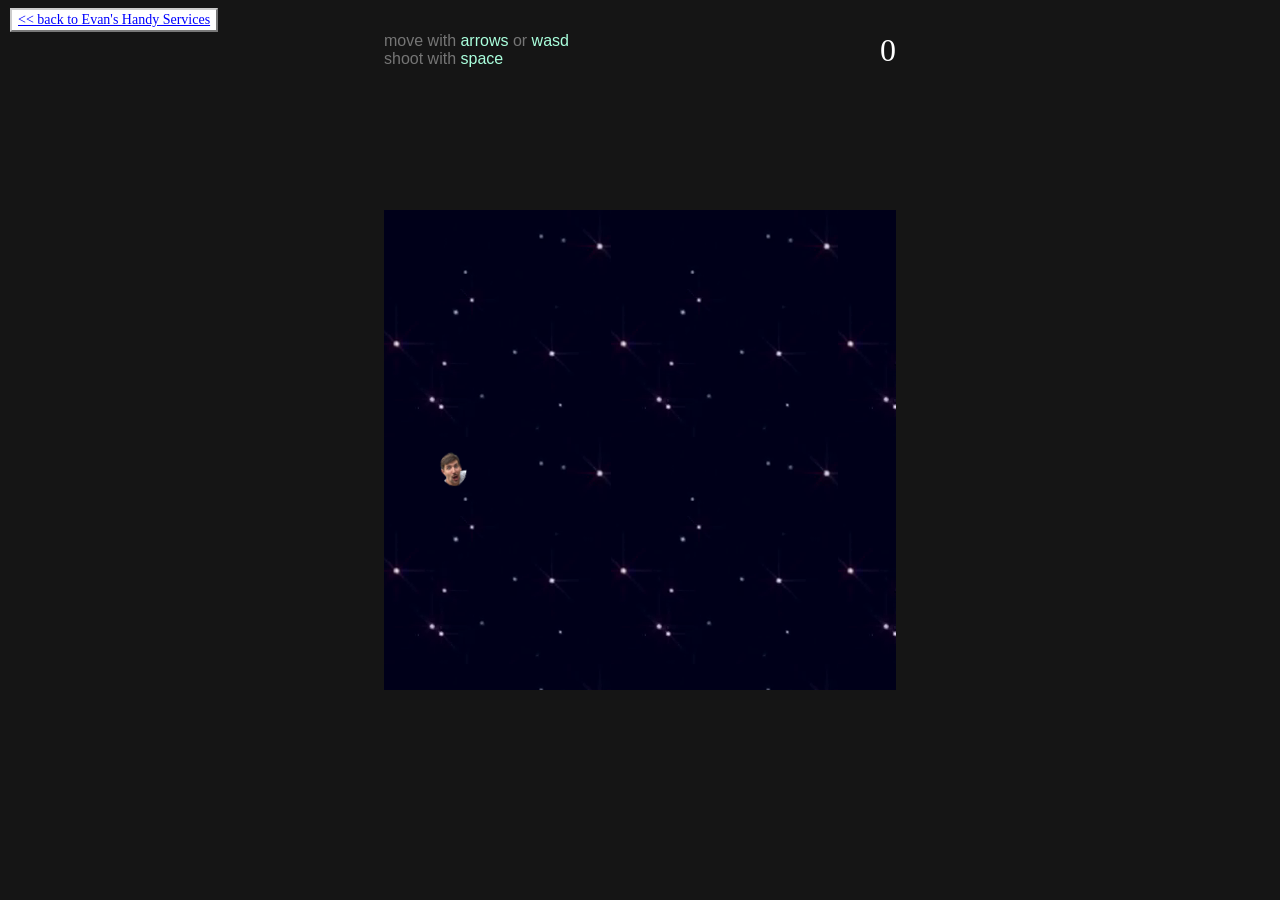
<file: evan/games/ape-invasion/index.html>
<!DOCTYPE html>
<html>
  <head>
    <meta charset="utf-8">

    <title>EVAN INVASION</title>
    <meta name="description" content="">
    <meta name="viewport" content="width=device-width">

    <link rel="stylesheet" href="css/app.css">
  </head>
  <body>
<a href="../../y2k.html" style="position:fixed;top:8px;left:10px;z-index:99;font:14px 'Comic Sans MS',cursive;background:#fff;padding:2px 6px;border:2px outset #ccc;color:blue;">&lt;&lt; back to Evan's Handy Services</a>
    <div id="game-over-overlay">
    </div>

    <div id="game-over">
      <h1>GAME OVER</h1>
      <button id="play-again">Play Again</button>
    </div>

    <div class="wrapper">
      <div id="instructions">
        <div>
          move with <span class="key">arrows</span> or <span class="key">wasd</span>
        </div>
        <div>
          shoot with <span class="key">space</span>
        </div>
      </div>

      <div id="score"></div>
    </div>

    <script type="text/javascript" src="js/resources.js"></script>
    <script type="text/javascript" src="js/input.js"></script>
    <script type="text/javascript" src="js/sprite.js"></script>
    <script type="text/javascript" src="js/app.js"></script>
  </body>
</html>
</file>
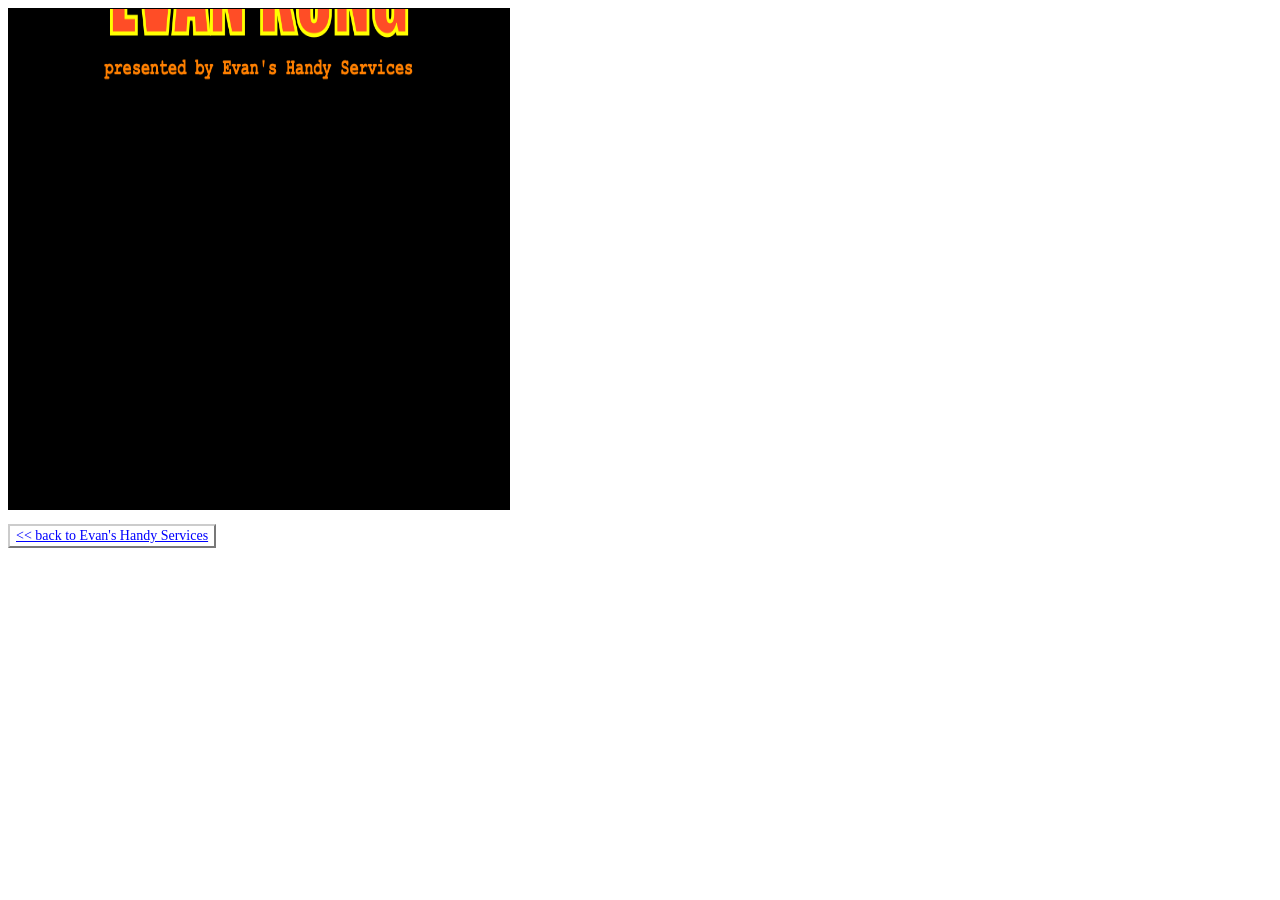
<file: evan/games/ape-kong/index.html>
<!DOCTYPE html>
<html>
<head>
  <meta charset="utf-8">
  <meta name="viewport" content="width=device-width">
  <title>EVAN KONG</title>
  <link rel="stylesheet" href="css/style.css">
  <script src="js/game.js"></script>
  <script src="js/entities.js"></script>
  <script src="js/collisions.js"></script>
  <script src="js/listeners.js"></script>
  <script src="js/func.js"></script>
  <script src="js/scoreBarre.js"></script>
  <script src="js/level1.js"></script>
  <script src="js/level2.js"></script>
  <script src="js/level3.js"></script>
  <script src="js/character.js"></script>
  <script src="js/donkeyKong.js"></script>
  <script src="js/menu.js"></script>
</head>
<body>
<canvas id="myCanvas" width=500 height=500>
  </canvas>
<br><a href="../../y2k.html" style="display:inline-block;margin:10px 0;font:14px 'Comic Sans MS',cursive;background:#fff;padding:2px 6px;border:2px outset #ccc;color:blue;">&lt;&lt; back to Evan's Handy Services</a>
</body>
</html>
</file>
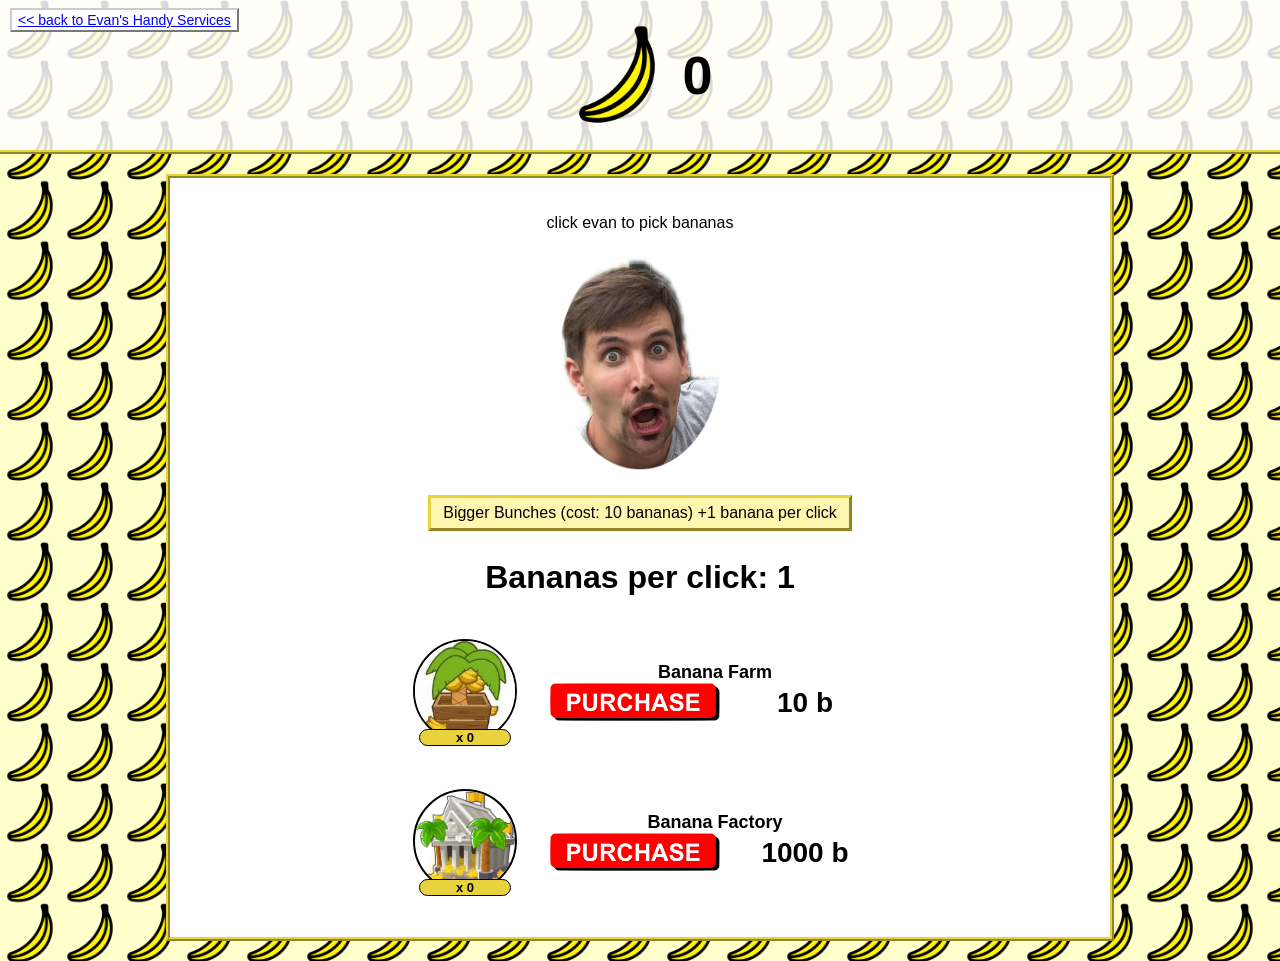
<file: evan/games/evan-clicker/index.html>
<!DOCTYPE html>
<html lang="en">
<head>
<meta charset="UTF-8">
<title>Primate Evolution: Evan Edition</title>
<!-- Plain-HTML port of ape-unit/PrimateEvolution (originally a React app) -->
<style>
  body {
    margin: 0;
    font-family: "Comic Sans MS", cursive, sans-serif;
    background: #ffffcc url("img/banana.png") repeat;
    background-size: 60px;
  }
  .back { position: absolute; top: 8px; left: 10px; font-size: 14px; background: #fff; padding: 2px 6px; border: 2px outset #ccc; color: blue; }

  /* top bar */
  .top-bg { height: 150px; display: flex; align-items: center; justify-content: center; background: rgba(255, 255, 255, 0.85); border-bottom: 4px ridge #e8d33f; }
  .banana-icon { height: 100px; width: 100px; animation: banana-logo-spin alternate infinite 0.75s ease; }
  .banana-count-text { font-size: 54px; padding-left: 15px; margin: 0; }
  @keyframes banana-logo-spin { from { transform: rotate(-30deg); } to { transform: rotate(30deg); } }

  .central-div { width: 90%; max-width: 900px; margin: 20px auto; background: #fff; border: 4px ridge #e8d33f; padding: 20px; text-align: center; }

  /* the big clickable Evan */
  #evan { width: 220px; cursor: pointer; transition: transform 0.05s; user-select: none; -webkit-user-drag: none; }
  #evan:active { transform: scale(0.92) rotate(-4deg); }
  .pop { position: fixed; pointer-events: none; font-weight: bold; color: #b8860b; font-size: 22px; animation: pop 0.8s ease-out forwards; }
  @keyframes pop { to { transform: translateY(-60px); opacity: 0; } }

  button.plain { font-family: inherit; font-size: 16px; padding: 6px 12px; margin: 6px; border: 3px outset #e8d33f; background: #fff7b0; cursor: pointer; }
  button.plain:active { border-style: inset; }

  /* producers */
  .producer-main-div { width: 500px; max-width: 100%; height: 150px; display: flex; margin: 0 auto; }
  .producer-left-side { width: 150px; display: flex; flex-direction: column; align-items: center; justify-content: center; }
  .producer-right-side { width: 350px; display: flex; flex-direction: column; justify-content: center; }
  .producer-icon { width: 100px; height: 100px; border-radius: 55px; border: 2px solid; object-fit: cover; }
  .producer-count-div { width: 90px; margin-top: -14px; border-radius: 25px; background: #e8d33f; border: 0.5px solid; font-size: 13px; font-weight: bold; }
  .producer-name-text { font-size: 18px; margin: 0; }
  .producer-purchase-div { display: flex; align-items: center; justify-content: center; height: 40px; }
  .producer-price-text { font-size: 28px; width: 150px; margin: 0 0 0 10px; }
  .upgrade { border: none; background-color: white; background-size: contain; background-repeat: no-repeat; width: 170px; height: 40px; outline: none; cursor: pointer; }
  .upgrade-affordable { background-image: url("img/upgrade-affordable.png"); }
  .upgrade-affordable:hover { background-image: url("img/upgrade-hover.png"); }
  .upgrade-affordable:active { background-image: url("img/upgrade-click.png"); }
  .upgrade-too-expensive { background-image: url("img/upgrade-too-expensive.png"); cursor: not-allowed; }
</style>
</head>
<body>
  <a class="back" href="../../y2k.html">&lt;&lt; back to Evan's Handy Services</a>

  <div class="top-bg">
    <img class="banana-icon" src="img/banana.png" alt="bananas: ">
    <h1 class="banana-count-text" id="count">0</h1>
  </div>

  <div class="central-div">
    <p>click evan to pick bananas</p>
    <img id="evan" src="img/evan_head.png" alt="Evan" draggable="false">
    <br>
    <button class="plain" id="bunches">Bigger Bunches (cost: 10 bananas) +1 banana per click</button>
    <h1 id="per-click">Bananas per click: 1</h1>
    <div id="producers"></div>
  </div>

<script>
  let bananas = 0;
  let bananasPerClick = 1;

  const countEl = document.getElementById("count");
  const perClickEl = document.getElementById("per-click");

  function addBananas(amount) {
    bananas += amount;
    countEl.textContent = Math.round(bananas);
    producers.forEach(updateButton);
  }

  // click Evan
  document.getElementById("evan").addEventListener("click", (e) => {
    addBananas(bananasPerClick);
    const pop = document.createElement("div");
    pop.className = "pop";
    pop.textContent = "+" + bananasPerClick + " 🍌";
    pop.style.left = e.clientX + "px";
    pop.style.top = e.clientY + "px";
    document.body.appendChild(pop);
    setTimeout(() => pop.remove(), 800);
  });

  // Bigger Bunches: +1 banana per click for 10 bananas
  document.getElementById("bunches").addEventListener("click", () => {
    if (10 <= bananas) {
      addBananas(-10);
      bananasPerClick += 1;
      perClickEl.textContent = "Bananas per click: " + bananasPerClick;
    }
  });

  // producers: price grows 20% per purchase, value is bananas per second each
  const producers = [
    { name: "Banana Farm", price: 10, value: 5, icon: "img/banana-farm.jpg" },
    { name: "Banana Factory", price: 1000, value: 250, icon: "img/banana-factory.png" }
  ].map((p) => ({ ...p, quantity: 0 }));

  const list = document.getElementById("producers");
  producers.forEach((p) => {
    const div = document.createElement("div");
    div.className = "producer-main-div";
    div.innerHTML = `
      <div class="producer-left-side">
        <img class="producer-icon" src="${p.icon}" alt="',:)">
        <div class="producer-count-div">x <span class="qty">0</span></div>
      </div>
      <div class="producer-right-side">
        <h1 class="producer-name-text">${p.name}</h1>
        <div class="producer-purchase-div">
          <button class="upgrade upgrade-too-expensive"></button>
          <h1 class="producer-price-text"><span class="price">${p.price}</span> b</h1>
        </div>
      </div>`;
    list.appendChild(div);
    p.qtyEl = div.querySelector(".qty");
    p.priceEl = div.querySelector(".price");
    p.btn = div.querySelector("button");
    p.btn.addEventListener("click", () => {
      if (Math.floor(bananas) >= Math.floor(p.price)) {
        addBananas(-Math.floor(p.price));
        p.quantity += 1;
        p.price *= 1.2;
        p.qtyEl.textContent = p.quantity;
        p.priceEl.textContent = Math.floor(p.price);
        updateButton(p);
      }
    });
  });

  function updateButton(p) {
    const affordable = p.price <= bananas;
    p.btn.classList.toggle("upgrade-affordable", affordable);
    p.btn.classList.toggle("upgrade-too-expensive", !affordable);
  }

  // add bananas per second, 10 times a second
  setInterval(() => {
    const perSecond = producers.reduce((sum, p) => sum + p.quantity * p.value, 0);
    if (perSecond) addBananas(perSecond / 10);
  }, 100);
</script>
</body>
</html>
</file>
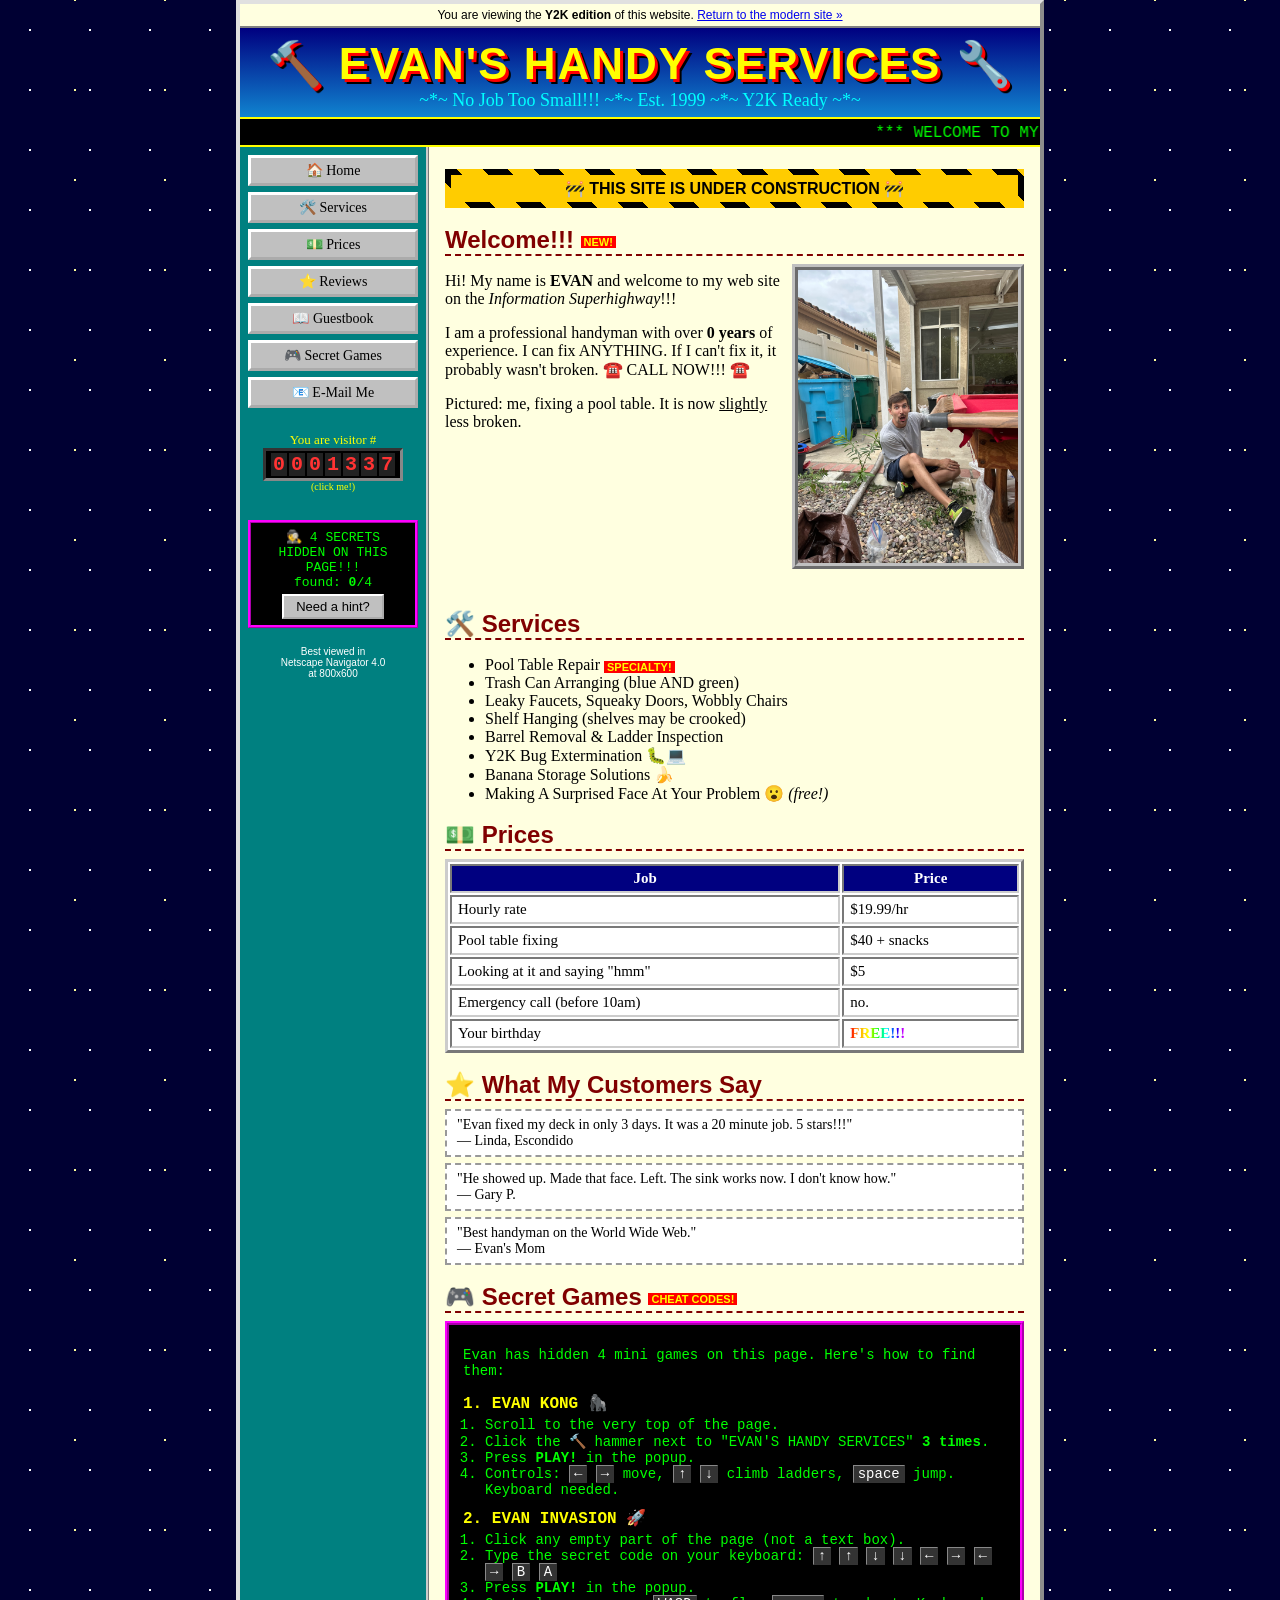
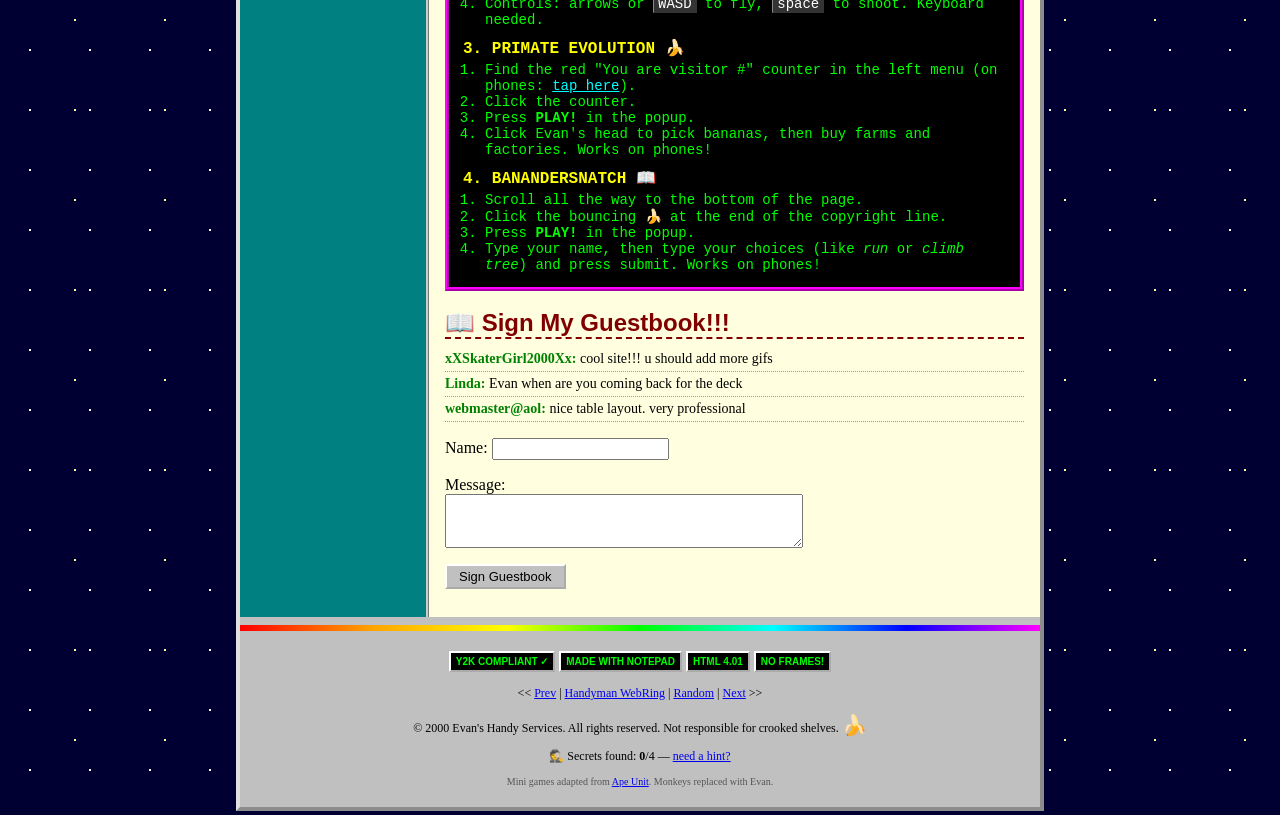
<file: evan/y2k.html>
<!DOCTYPE HTML PUBLIC "-//W3C//DTD HTML 4.01 Transitional//EN">
<html>
<head>
<meta http-equiv="Content-Type" content="text/html; charset=UTF-8">
<meta name="viewport" content="width=device-width, initial-scale=1">
<title>~*~ EVAN'S HANDY SERVICES ~*~ No Job Too Small!!!</title>
<!-- Welcome to the source code, fellow webmaster. There are 4 secrets on this page. Good luck. -->
<style>
  body {
    margin: 0;
    font-family: "Times New Roman", Times, serif;
    color: #000;
    /* classic tiled starry background */
    background-color: #000033;
    background-image:
      radial-gradient(#fff 1px, transparent 1.5px),
      radial-gradient(#ffff99 1px, transparent 1.5px);
    background-size: 60px 60px, 90px 90px;
    background-position: 0 0, 30px 45px;
  }
  a { color: #0000ee; }
  a:visited { color: #551a8b; }

  .page { width: 800px; max-width: 100%; margin: 0 auto; background: #c0c0c0; border: 4px outset #e0e0e0; }

  /* header */
  .header { background: linear-gradient(#000080, #1084d0); color: #fff; text-align: center; padding: 10px 6px 6px; }
  .header h1 { margin: 0; font-family: Impact, "Arial Black", sans-serif; font-size: 44px; letter-spacing: 2px;
               color: #ffff00; text-shadow: 3px 3px 0 #ff0000, 5px 5px 0 #000; }
  .header .slogan { font-family: "Comic Sans MS", cursive; font-size: 18px; color: #00ffff; }
  #hammer { display: inline-block; cursor: pointer; user-select: none; animation: wiggle 2s ease-in-out infinite; }
  #hammer.whack { animation: whack 0.25s; }
  @keyframes whack { 50% { transform: rotate(-50deg); } }

  marquee { background: #000; color: #00ff00; font-family: "Courier New", monospace; font-size: 16px; padding: 3px 0; border-top: 2px solid #ffff00; border-bottom: 2px solid #ffff00; }

  .blink { animation: blink 1s steps(1) infinite; }
  @keyframes blink { 50% { visibility: hidden; } }
  .rainbow { background: linear-gradient(90deg, red, orange, yellow, lime, cyan, blue, magenta); -webkit-background-clip: text; background-clip: text; color: transparent; font-weight: bold; }
  hr.fancy { border: 0; height: 6px; background: linear-gradient(90deg, red, orange, yellow, lime, cyan, blue, magenta); }

  /* layout table */
  table.layout { width: 100%; border-collapse: collapse; }
  td.nav { width: 170px; vertical-align: top; background: #008080; padding: 8px; border-right: 3px ridge #ccc; }
  td.nav a { display: block; background: #c0c0c0; border: 3px outset #fff; margin: 0 0 6px; padding: 4px; text-align: center;
             color: #000; text-decoration: none; font-family: "Comic Sans MS", cursive; font-size: 14px; }
  td.nav a:active { border-style: inset; }
  td.main { vertical-align: top; background: #ffffe0; padding: 12px 16px; }

  h2 { font-family: "Arial Black", Arial, sans-serif; color: #800000; border-bottom: 2px dashed #800000; margin: 18px 0 8px; }
  .new { background: red; color: yellow; font: bold 11px Arial, sans-serif; padding: 0 3px; vertical-align: middle; }

  .construction { background: repeating-linear-gradient(45deg, #ffcc00 0 18px, #000 18px 36px); padding: 6px; margin: 10px 0; }
  .construction div { background: #ffcc00; text-align: center; font: bold 16px "Arial Black", Arial, sans-serif; padding: 4px; }

  .photo { float: right; margin: 0 0 8px 12px; border: 6px ridge #c0c0c0; width: 220px; }
  .caption { font-size: 12px; font-style: italic; text-align: center; }

  table.prices { border: 3px outset #ccc; background: #fff; border-collapse: separate; width: 100%; }
  table.prices td, table.prices th { border: 2px inset #ccc; padding: 4px 6px; font-size: 15px; }
  table.prices th { background: #000080; color: #fff; }

  /* secret games cheat sheet */
  .cheats { background: #000; color: #0f0; border: 4px ridge #ff00ff; padding: 8px 14px; font-family: "Courier New", monospace; font-size: 14px; }
  .cheats h3 { color: #ff0; margin: 10px 0 4px; font-size: 16px; }
  .cheats ol { margin: 0 0 6px; padding-left: 22px; }
  .cheats a { color: #0ff; }
  .cheats .done-tag { color: #ff0; font-weight: bold; display: none; }
  .cheats .done .done-tag { display: inline; }
  .cheats kbd { background: #333; border: 1px outset #888; padding: 0 4px; color: #fff; }

  .testimonial { background: #fff; border: 2px dashed #999; padding: 6px 10px; margin: 6px 0; font-family: "Comic Sans MS", cursive; font-size: 14px; }

  /* visitor counter */
  #counter { display: inline-block; background: #000; border: 3px inset #888; padding: 2px 4px; cursor: pointer; }
  #counter:hover { border-color: #ff0; box-shadow: 0 0 8px #ff0; }
  #counter span { display: inline-block; width: 16px; margin: 0 1px; background: #222; color: #ff3333; font: bold 20px "Courier New", monospace; text-align: center; }

  /* guestbook */
  #guestbook-entries .entry { border-bottom: 1px dotted #999; padding: 4px 0; font-size: 14px; }
  #guestbook-entries .entry b { color: #008000; }
  .gb-form input, .gb-form textarea { font-family: "Courier New", monospace; font-size: 14px; }
  .btn98 { font-family: Tahoma, Arial, sans-serif; font-size: 13px; background: #c0c0c0; border: 2px outset #fff; padding: 3px 12px; cursor: pointer; }
  .btn98:active { border-style: inset; }

  .footer { text-align: center; font-size: 12px; padding: 10px; background: #c0c0c0; }
  .badges span { display: inline-block; border: 2px outset #fff; background: #000; color: #0f0; font: bold 10px Verdana, sans-serif; padding: 3px 5px; margin: 2px; }
  #banana { display: inline-block; font-size: 20px; cursor: pointer; user-select: none; animation: bounce 1s ease-in-out infinite; }
  @keyframes wiggle { 0%, 80%, 100% { transform: rotate(0); } 85% { transform: rotate(-20deg); } 90% { transform: rotate(15deg); } 95% { transform: rotate(-10deg); } }
  @keyframes bounce { 50% { transform: translateY(-5px); } }

  /* secret hints box */
  .secret-box { background: #000; border: 3px ridge #ff00ff; color: #0f0; font-family: "Courier New", monospace; font-size: 13px; padding: 6px; margin-top: 10px; text-align: center; }
  .secret-box button { margin-top: 4px; }
  #hints { display: none; text-align: left; margin: 6px 0 0; padding-left: 16px; }
  #hints li { margin-bottom: 4px; }
  #hints li.done { color: #888; text-decoration: line-through; }

  /* Windows 98 style popup for unlocked secrets */
  #popup-bg { display: none; position: fixed; inset: 0; background: rgba(0,0,0,0.3); z-index: 50; }
  #popup { position: fixed; top: 50%; left: 50%; transform: translate(-50%, -50%); width: 340px; max-width: 92vw; background: #c0c0c0; border: 3px outset #fff; font-family: Tahoma, Arial, sans-serif; }
  #popup .titlebar { background: linear-gradient(90deg, #000080, #1084d0); color: #fff; font-weight: bold; font-size: 13px; padding: 3px 6px; display: flex; justify-content: space-between; }
  #popup .titlebar button { font: bold 11px Tahoma; padding: 0 5px; background: #c0c0c0; border: 2px outset #fff; cursor: pointer; }
  #popup .body { padding: 14px; display: flex; gap: 12px; align-items: center; font-size: 14px; }
  #popup .body img { width: 64px; }
  #popup .buttons { text-align: center; padding: 0 0 12px; }

  @media (max-width: 640px) {
    td.nav { display: none; }
    .photo { float: none; display: block; margin: 0 auto 8px; }
    .header h1 { font-size: 32px; }
  }
</style>
</head>
<body>

<div class="page">
  <div style="background:#ffffe0;border-bottom:2px solid #808080;text-align:center;font:12px Tahoma,Arial,sans-serif;padding:4px;">
    You are viewing the <b>Y2K edition</b> of this website. <a href="index.html">Return to the modern site &raquo;</a>
  </div>

  <!-- ===== HEADER ===== -->
  <div class="header">
    <h1><span id="hammer" title="whack me!">🔨</span> EVAN'S HANDY SERVICES 🔧</h1>
    <div class="slogan">~*~ No Job Too Small!!! ~*~ Est. 1999 ~*~ Y2K Ready ~*~</div>
  </div>
  <marquee scrollamount="6">*** WELCOME TO MY HOME PAGE *** CALL 1-800-EVAN-FIX FOR A FREE ESTIMATE *** NOW ACCEPTING PAYMENT IN BANANAS *** 🎂 HAPPY BIRTHDAY EVAN!!! 🎂 *** NOW 100% Y2K COMPLIANT *** SIGN MY GUESTBOOK!!! ***</marquee>

  <table class="layout">
    <tr>
      <!-- ===== SIDE NAV ===== -->
      <td class="nav">
        <a href="#about">🏠 Home</a>
        <a href="#services">🛠️ Services</a>
        <a href="#prices">💵 Prices</a>
        <a href="#reviews">⭐ Reviews</a>
        <a href="#guestbook">📖 Guestbook</a>
        <a href="#secret-games">🎮 Secret Games</a>
        <a href="mailto:evanthehandymansd@gmail.com?subject=I%20need%20a%20handyman">📧 E-Mail Me</a>
        <br>
        <center>
          <font face="Comic Sans MS" size="2" color="#ffff00">You are visitor #</font><br>
          <div id="counter" title="hmm... click me?"></div><br>
          <font face="Comic Sans MS" size="1" color="#ffff00">(click me!)</font>
        </center>
        <br>
        <div class="secret-box">
          <span class="blink">🕵️ 4 SECRETS</span><br>HIDDEN ON THIS PAGE!!!<br>
          found: <b id="secrets-nav">0</b>/4<br>
          <button class="btn98" type="button" id="hint-btn">Need a hint?</button>
          <ul id="hints">
            <li data-key="kong">🔨 That hammer up top looks like it wants to be used... a few times</li>
            <li data-key="invasion">🎮 Gamers know the code: ↑↑↓↓←→←→BA</li>
            <li data-key="clicker">🔢 Who's counting the visitors?</li>
            <li data-key="snatch">🍌 Something bananas at the very bottom</li>
          </ul>
        </div>
        <br>
        <center><font face="Arial" size="1" color="#ffffff">Best viewed in<br>Netscape Navigator 4.0<br>at 800x600</font></center>
      </td>

      <!-- ===== MAIN ===== -->
      <td class="main">

        <div class="construction"><div>🚧 THIS SITE IS UNDER CONSTRUCTION 🚧</div></div>

        <a name="about"></a>
        <h2>Welcome!!! <span class="new">NEW!</span></h2>
        <img class="photo" src="img/evan_photo.jpg" alt="Evan at work">
        <p>Hi! My name is <b>EVAN</b> and welcome to my web site on the <i>Information Superhighway</i>!!!</p>
        <p>I am a professional handyman with over <b>0 years</b> of experience. I can fix ANYTHING. If I can't fix it, it probably wasn't broken. <span class="blink">☎️ CALL NOW!!! ☎️</span></p>
        <p>Pictured: me, fixing a pool table. It is now <u>slightly</u> less broken.</p>
        <p class="caption" style="clear: both;">&nbsp;</p>

        <a name="services"></a>
        <h2>🛠️ Services</h2>
        <ul>
          <li>Pool Table Repair <span class="new">SPECIALTY!</span></li>
          <li>Trash Can Arranging (blue AND green)</li>
          <li>Leaky Faucets, Squeaky Doors, Wobbly Chairs</li>
          <li>Shelf Hanging (shelves may be crooked)</li>
          <li>Barrel Removal &amp; Ladder Inspection</li>
          <li>Y2K Bug Extermination 🐛💻</li>
          <li>Banana Storage Solutions 🍌</li>
          <li>Making A Surprised Face At Your Problem 😮 <i>(free!)</i></li>
        </ul>

        <a name="prices"></a>
        <h2>💵 Prices</h2>
        <table class="prices">
          <tr><th>Job</th><th>Price</th></tr>
          <tr><td>Hourly rate</td><td>$19.99/hr</td></tr>
          <tr><td>Pool table fixing</td><td>$40 + snacks</td></tr>
          <tr><td>Looking at it and saying "hmm"</td><td>$5</td></tr>
          <tr><td>Emergency call (before 10am)</td><td>no.</td></tr>
          <tr><td>Your birthday</td><td><span class="rainbow">FREE!!!</span></td></tr>
        </table>

        <a name="reviews"></a>
        <h2>⭐ What My Customers Say</h2>
        <div class="testimonial">"Evan fixed my deck in only 3 days. It was a 20 minute job. 5 stars!!!" <br>— Linda, Escondido</div>
        <div class="testimonial">"He showed up. Made that face. Left. The sink works now. I don't know how." <br>— Gary P.</div>
        <div class="testimonial">"Best handyman on the World Wide Web." <br>— Evan's Mom</div>

        <a name="secret-games"></a>
        <h2>🎮 Secret Games <span class="new">CHEAT CODES!</span></h2>
        <div class="cheats" id="cheats">
          <p>Evan has hidden 4 mini games on this page. Here's how to find them:</p>

          <div data-key="kong">
            <h3>1. EVAN KONG 🦍 <span class="done-tag">✓ FOUND</span></h3>
            <ol>
              <li>Scroll to the very top of the page.</li>
              <li>Click the 🔨 hammer next to "EVAN'S HANDY SERVICES" <b>3 times</b>.</li>
              <li>Press <b>PLAY!</b> in the popup.</li>
              <li>Controls: <kbd>←</kbd> <kbd>→</kbd> move, <kbd>↑</kbd> <kbd>↓</kbd> climb ladders, <kbd>space</kbd> jump. Keyboard needed.</li>
            </ol>
          </div>

          <div data-key="invasion">
            <h3>2. EVAN INVASION 🚀 <span class="done-tag">✓ FOUND</span></h3>
            <ol>
              <li>Click any empty part of the page (not a text box).</li>
              <li>Type the secret code on your keyboard: <kbd>↑</kbd> <kbd>↑</kbd> <kbd>↓</kbd> <kbd>↓</kbd> <kbd>←</kbd> <kbd>→</kbd> <kbd>←</kbd> <kbd>→</kbd> <kbd>B</kbd> <kbd>A</kbd></li>
              <li>Press <b>PLAY!</b> in the popup.</li>
              <li>Controls: arrows or <kbd>WASD</kbd> to fly, <kbd>space</kbd> to shoot. Keyboard needed.</li>
            </ol>
          </div>

          <div data-key="clicker">
            <h3>3. PRIMATE EVOLUTION 🍌 <span class="done-tag">✓ FOUND</span></h3>
            <ol>
              <li>Find the red "You are visitor #" counter in the left menu (on phones: <a href="#" class="open-egg" data-egg="clicker">tap here</a>).</li>
              <li>Click the counter.</li>
              <li>Press <b>PLAY!</b> in the popup.</li>
              <li>Click Evan's head to pick bananas, then buy farms and factories. Works on phones!</li>
            </ol>
          </div>

          <div data-key="snatch">
            <h3>4. BANANDERSNATCH 📖 <span class="done-tag">✓ FOUND</span></h3>
            <ol>
              <li>Scroll all the way to the bottom of the page.</li>
              <li>Click the bouncing 🍌 at the end of the copyright line.</li>
              <li>Press <b>PLAY!</b> in the popup.</li>
              <li>Type your name, then type your choices (like <i>run</i> or <i>climb tree</i>) and press submit. Works on phones!</li>
            </ol>
          </div>
        </div>

        <a name="guestbook"></a>
        <h2>📖 Sign My Guestbook!!!</h2>
        <div id="guestbook-entries"></div>
        <form class="gb-form" id="gb-form">
          <p>Name: <input id="gb-name" maxlength="40" required></p>
          <p>Message:<br><textarea id="gb-msg" rows="3" cols="40" maxlength="300" required></textarea></p>
          <button class="btn98" type="submit">Sign Guestbook</button>
        </form>

      </td>
    </tr>
  </table>

  <hr class="fancy">

  <!-- ===== FOOTER ===== -->
  <div class="footer">
    <div class="badges">
      <span>Y2K COMPLIANT ✓</span><span>MADE WITH NOTEPAD</span><span>HTML 4.01</span><span>NO FRAMES!</span>
    </div>
    <p>&lt;&lt; <a href="#">Prev</a> | <a href="#">Handyman WebRing</a> | <a href="#">Random</a> | <a href="#">Next</a> &gt;&gt;</p>
    <p>© 2000 Evan's Handy Services. All rights reserved. Not responsible for crooked shelves. <span id="banana" title="a banana?">🍌</span></p>
    <p>🕵️ Secrets found: <b id="secrets">0</b>/4 — <a href="#" id="hint-link">need a hint?</a></p>
    <p style="font-size:10px;color:#555;">Mini games adapted from <a href="https://github.com/ape-unit" target="_blank">Ape Unit</a>. Monkeys replaced with Evan.</p>
  </div>
</div>

<!-- ===== SECRET POPUP ===== -->
<div id="popup-bg">
  <div id="popup">
    <div class="titlebar"><span id="popup-title">Secret Found!</span><button type="button" id="popup-x">X</button></div>
    <div class="body"><img src="img/evan_head.png" alt=""><div id="popup-text"></div></div>
    <div class="buttons"><button class="btn98" id="popup-play" type="button">PLAY!</button> <button class="btn98" id="popup-cancel" type="button">Cancel</button></div>
  </div>
</div>

<script>
  // ---------- secrets / easter eggs ----------
  const SECRETS = {
    kong:     { title: "EVAN KONG unlocked!",     text: "You hammered the hammer! Evan is throwing barrels. Arrows to move, space to jump.", url: "games/ape-kong/index.html" },
    invasion: { title: "EVAN INVASION unlocked!", text: "↑↑↓↓←→←→BA! Evan is flying through space. Arrows/WASD to move, space to shoot.", url: "games/ape-invasion/index.html" },
    clicker:  { title: "PRIMATE EVOLUTION unlocked!", text: "You clicked the counter! Click Evan to pick bananas. Build an empire.", url: "games/evan-clicker/index.html" },
    snatch:   { title: "BANANDERSNATCH unlocked!", text: "You found the banana! A choose-your-own-adventure. Beware of Evan.", url: "games/banandersnatch/index.html" }
  };
  const found = new Set(JSON.parse(localStorage.getItem("evanSecrets") || "[]"));
  const secretsEl = document.getElementById("secrets");
  function refreshSecrets() {
    secretsEl.textContent = found.size;
    document.getElementById("secrets-nav").textContent = found.size;
    document.querySelectorAll("#hints li, #cheats [data-key]").forEach((el) => el.classList.toggle("done", found.has(el.dataset.key)));
  }
  refreshSecrets();
  const hints = document.getElementById("hints");
  document.getElementById("hint-btn").addEventListener("click", () => {
    hints.style.display = hints.style.display === "block" ? "none" : "block";
  });
  document.getElementById("hint-link").addEventListener("click", (e) => {
    e.preventDefault();
    alert(Array.from(hints.children).map((li) => (found.has(li.dataset.key) ? "✓ " : "• ") + li.textContent).join("\n"));
  });

  const popupBg = document.getElementById("popup-bg");
  let pendingUrl = null;
  function unlock(key) {
    const s = SECRETS[key];
    found.add(key);
    localStorage.setItem("evanSecrets", JSON.stringify([...found]));
    refreshSecrets();
    document.getElementById("popup-title").textContent = s.title;
    document.getElementById("popup-text").textContent = s.text;
    pendingUrl = s.url;
    popupBg.style.display = "block";
  }
  function closePopup() { popupBg.style.display = "none"; }
  document.getElementById("popup-play").addEventListener("click", () => { location.href = pendingUrl; });
  document.getElementById("popup-cancel").addEventListener("click", closePopup);
  document.getElementById("popup-x").addEventListener("click", closePopup);

  // 1. click the hammer 3 times -> Evan Kong
  let whacks = 0;
  const hammer = document.getElementById("hammer");
  hammer.addEventListener("click", () => {
    hammer.classList.remove("whack"); void hammer.offsetWidth; hammer.classList.add("whack");
    if (++whacks === 3) { whacks = 0; unlock("kong"); }
  });

  // 2. Konami code -> Evan Invasion
  const konami = ["ArrowUp","ArrowUp","ArrowDown","ArrowDown","ArrowLeft","ArrowRight","ArrowLeft","ArrowRight","b","a"];
  let pos = 0;
  document.addEventListener("keydown", (e) => {
    if (e.target.closest && e.target.closest("input, textarea")) return;
    const key = e.key.length === 1 ? e.key.toLowerCase() : e.key;
    pos = key === konami[pos] ? pos + 1 : (key === konami[0] ? 1 : 0);
    if (pos === konami.length) { pos = 0; unlock("invasion"); }
  });

  // 3. click the visitor counter -> Primate Evolution
  const counter = document.getElementById("counter");
  let visits = Number(localStorage.getItem("evanVisits") || 1336) + 1;
  localStorage.setItem("evanVisits", visits);
  counter.innerHTML = String(visits).padStart(7, "0").split("").map((d) => `<span>${d}</span>`).join("");
  counter.addEventListener("click", () => unlock("clicker"));

  // phones can't see the side menu, so the cheat sheet links straight to that egg
  document.querySelectorAll(".open-egg").forEach((a) => a.addEventListener("click", (e) => { e.preventDefault(); unlock(a.dataset.egg); }));

  // 4. click the banana in the footer -> Banandersnatch
  document.getElementById("banana").addEventListener("click", () => unlock("snatch"));

  // ---------- guestbook (saved in this browser only) ----------
  const seed = [
    { name: "xXSkaterGirl2000Xx", msg: "cool site!!! u should add more gifs" },
    { name: "Linda", msg: "Evan when are you coming back for the deck" },
    { name: "webmaster@aol", msg: "nice table layout. very professional" }
  ];
  const entriesEl = document.getElementById("guestbook-entries");
  let entries = JSON.parse(localStorage.getItem("evanGuestbook") || "null") || seed;
  function renderGuestbook() {
    entriesEl.innerHTML = "";
    entries.forEach((e) => {
      const div = document.createElement("div");
      div.className = "entry";
      const b = document.createElement("b");
      b.textContent = e.name + ": ";
      div.append(b, document.createTextNode(e.msg));
      entriesEl.appendChild(div);
    });
  }
  renderGuestbook();
  document.getElementById("gb-form").addEventListener("submit", (e) => {
    e.preventDefault();
    entries.push({ name: document.getElementById("gb-name").value, msg: document.getElementById("gb-msg").value });
    localStorage.setItem("evanGuestbook", JSON.stringify(entries));
    renderGuestbook();
    e.target.reset();
  });
</script>
</body>
</html>
</file>
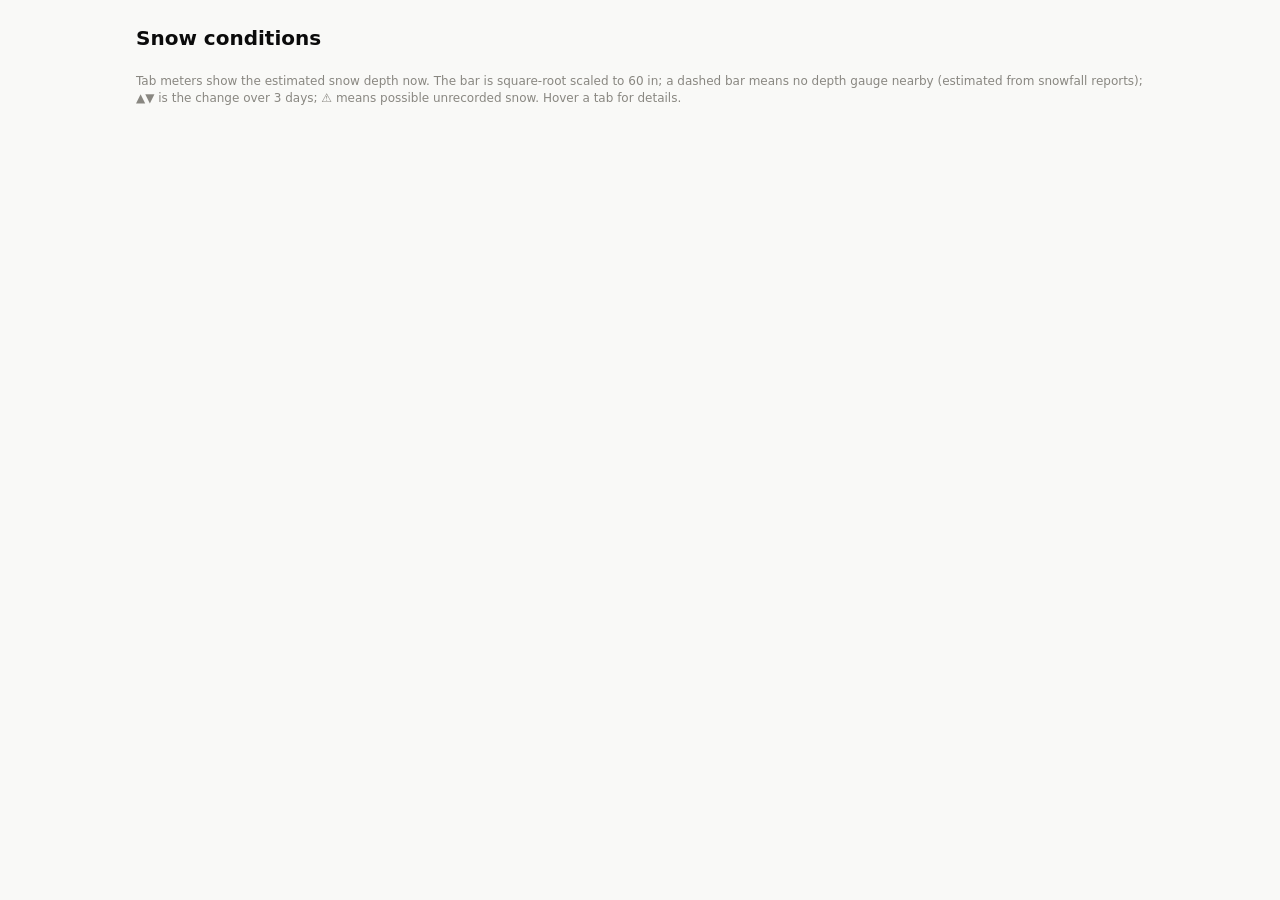
<file: snow/report_template.html>
<!doctype html>
<html lang="en">
<head>
<meta charset="utf-8">
<meta name="viewport" content="width=device-width, initial-scale=1">
<title>Snow conditions</title>
<style>
:root {
  color-scheme: light;
  --page: #f9f9f7; --surface: #fcfcfb;
  --ink: #0b0b0b; --ink2: #52514e; --muted: #898781;
  --grid: #e1e0d9; --axis: #c3c2b7; --border: rgba(11,11,11,.10);
  --s1: #2a78d6; --s2: #eb6834; --s3: #1baf7a; --s7: #4a3aa7;
  --shade: rgba(11,11,11,.045); --warn: #ec835a; --wash: rgba(11,11,11,.06);
}
@media (prefers-color-scheme: dark) {
  :root:where(:not([data-theme="light"])) {
    color-scheme: dark;
    --page: #0d0d0d; --surface: #1a1a19;
    --ink: #ffffff; --ink2: #c3c2b7; --muted: #898781;
    --grid: #2c2c2a; --axis: #383835; --border: rgba(255,255,255,.10);
    --s1: #3987e5; --s2: #d95926; --s3: #199e70; --s7: #9085e9;
    --shade: rgba(255,255,255,.05); --wash: rgba(255,255,255,.07);
  }
}
:root[data-theme="dark"] {
  color-scheme: dark;
  --page: #0d0d0d; --surface: #1a1a19;
  --ink: #ffffff; --ink2: #c3c2b7; --muted: #898781;
  --grid: #2c2c2a; --axis: #383835; --border: rgba(255,255,255,.10);
  --s1: #3987e5; --s2: #d95926; --s3: #199e70; --s7: #9085e9;
  --shade: rgba(255,255,255,.05); --wash: rgba(255,255,255,.07);
}
* { box-sizing: border-box; }
body { margin: 0; background: var(--page); color: var(--ink); font: 14px/1.45 system-ui, -apple-system, "Segoe UI", sans-serif; }
.snowbar { position: fixed; top: 0; bottom: 0; pointer-events: none; z-index: 0; display: none; }
#snow-left { left: 0; -webkit-mask-image: linear-gradient(to right, #000 0%, #000 45%, transparent 100%); mask-image: linear-gradient(to right, #000 0%, #000 45%, transparent 100%); }
#snow-right { right: 0; -webkit-mask-image: linear-gradient(to left, #000 0%, #000 45%, transparent 100%); mask-image: linear-gradient(to left, #000 0%, #000 45%, transparent 100%); }
.wrap { position: relative; z-index: 1; }
.wrap { max-width: 1040px; margin: 0 auto; padding: 24px 16px 48px; }
h1 { font-size: 20px; margin: 0 0 2px; font-weight: 650; }
.sub { color: var(--ink2); margin: 0 0 16px; font-size: 13px; }
[role=tablist] { display: flex; gap: 8px; flex-wrap: wrap; margin-bottom: 16px; }
[role=tab] { appearance: none; text-align: left; display: flex; flex-direction: column; gap: 6px; min-width: 156px; max-width: 230px;
  background: var(--surface); color: var(--ink2); font: inherit; padding: 8px 10px; cursor: pointer; border: 1px solid var(--border); border-radius: 10px; }
[role=tab]:hover { background: var(--wash); }
[role=tab][aria-selected=true] { color: var(--ink); border-color: var(--s1); box-shadow: inset 0 0 0 1px var(--s1); font-weight: 600; }
.t-name { line-height: 1.2; }
.t-meters { display: flex; flex-direction: column; gap: 3px; font-weight: 400; }
.meter { display: inline-flex; align-items: center; gap: 6px; font-size: 11px; color: var(--ink2); font-weight: 400; white-space: nowrap; }
.m-lbl { width: 44px; color: var(--muted); }
.trk { display: inline-block; width: 64px; height: 6px; border-radius: 3px; background: var(--grid); overflow: hidden; flex: none; box-sizing: border-box; }
.trk.nogauge { background: none; border: 1px dashed var(--muted); }
.fill { display: block; height: 100%; background: var(--s1); border-radius: 3px; }
.m-val { color: var(--ink); font-variant-numeric: tabular-nums; min-width: 38px; }
.m-trend, .m-warn { color: var(--ink); }
.seg button .meter { margin-left: 8px; }
.tabgroup { flex-basis: 100%; color: var(--muted); font-size: 12px; margin: 6px 0 -2px; }
.metercap { color: var(--muted); font-size: 12px; margin: -8px 0 12px; }
[role=tab]:focus-visible, button:focus-visible { outline: 2px solid var(--s1); outline-offset: 2px; }
.panel[hidden] { display: none; }
.loc-title { display: flex; flex-wrap: wrap; align-items: baseline; gap: 8px 16px; margin-bottom: 12px; }
.loc-title h2 { margin: 0; font-size: 18px; }
.loc-title span { color: var(--ink2); font-size: 13px; }
.kpis { display: grid; grid-template-columns: repeat(auto-fit, minmax(220px, 1fr)); gap: 12px; margin-bottom: 12px; }
.card { background: var(--surface); border: 1px solid var(--border); border-radius: 12px; padding: 14px 16px; }
.kpi .lbl { color: var(--ink2); font-size: 12px; margin-bottom: 4px; }
.kpi .big { font-size: 48px; line-height: 1.05; font-weight: 600; letter-spacing: -.5px; }
.kpi .big small { font-size: 18px; font-weight: 500; color: var(--ink2); margin-left: 4px; letter-spacing: 0; }
.kpi .val { font-size: 22px; font-weight: 600; }
.kpi .note { color: var(--ink2); font-size: 12px; margin-top: 4px; }
.alert { display: flex; gap: 10px; align-items: flex-start; border: 1px solid var(--border); border-left: 4px solid var(--warn);
  background: var(--surface); border-radius: 8px; padding: 10px 14px; margin-bottom: 12px; font-size: 13px; }
.alert b { white-space: nowrap; }
.controls { display: flex; flex-wrap: wrap; gap: 8px 16px; align-items: center; margin-bottom: 12px; }
.seg { display: inline-flex; border: 1px solid var(--border); border-radius: 8px; overflow: hidden; background: var(--surface); }
.seg button { appearance: none; border: 0; background: none; color: var(--ink2); font: inherit; padding: 5px 12px; cursor: pointer; }
.seg button + button { border-left: 1px solid var(--border); }
.seg button:hover { background: var(--wash); }
.seg button[aria-pressed=true] { background: var(--wash); color: var(--ink); font-weight: 600; }
.charts { display: grid; gap: 12px; }
.chart-card h3 { margin: 0; font-size: 14px; font-weight: 600; }
.chart-card .desc { color: var(--ink2); font-size: 12px; margin: 0 0 6px; }
.legend { display: flex; flex-wrap: wrap; gap: 4px 16px; font-size: 12px; color: var(--ink2); margin-bottom: 4px; }
.legend i { display: inline-block; vertical-align: middle; margin-right: 6px; }
.legend .k-line { width: 16px; height: 0; border-top: 2px solid; }
.legend .k-dash { width: 16px; height: 0; border-top: 2px dashed; }
.legend .k-dot { width: 9px; height: 9px; border-radius: 50%; }
.legend .k-bar { width: 9px; height: 12px; border-radius: 3px 3px 0 0; }
.legend .k-band { width: 14px; height: 10px; border-radius: 2px; opacity: .25; }
.plot { position: relative; }
.plot svg { display: block; width: 100%; overflow: visible; }
.tip { position: absolute; pointer-events: none; background: var(--surface); border: 1px solid var(--border); border-radius: 8px;
  box-shadow: 0 4px 16px rgba(0,0,0,.18); padding: 8px 10px; font-size: 12px; white-space: nowrap; z-index: 5; display: none; }
.tip .th { font-weight: 600; margin-bottom: 4px; }
.tip .tr { display: flex; align-items: center; gap: 6px; color: var(--ink2); }
.tip .tr b { color: var(--ink); margin-left: auto; padding-left: 14px; font-weight: 600; }
.tip .sw { width: 8px; height: 8px; border-radius: 50%; }
.tip .tx { color: var(--muted); margin-top: 3px; }
table { border-collapse: collapse; width: 100%; font-size: 12px; font-variant-numeric: tabular-nums; }
th, td { text-align: right; padding: 5px 8px; border-bottom: 1px solid var(--grid); white-space: nowrap; }
th:first-child, td:first-child { text-align: left; }
th { color: var(--ink2); font-weight: 600; position: sticky; top: 0; background: var(--surface); }
td.est { font-style: italic; color: var(--ink2); }
.tablewrap { overflow: auto; max-height: 560px; }
.route-stats { color: var(--ink2); font-size: 13px; margin: -6px 0 12px; }
.details { margin-top: 12px; }
.foot { color: var(--ink2); font-size: 12px; margin-top: 12px; }
.foot p { margin: 4px 0; }
svg text { font: 11px system-ui, -apple-system, "Segoe UI", sans-serif; fill: var(--muted); }
svg text.lbl { fill: var(--ink2); }
</style>
</head>
<body>
<canvas class="snowbar" id="snow-left" aria-hidden="true"></canvas>
<canvas class="snowbar" id="snow-right" aria-hidden="true"></canvas>
<div class="wrap">
  <h1>Snow conditions</h1>
  <p class="sub" id="sub"></p>
  <div class="controls" id="modebar"></div>
  <p class="metercap" id="metercap">Tab meters show the estimated snow depth now. The bar is square-root scaled to 60 in; a dashed bar means no depth gauge nearby (estimated from snowfall reports); ▲▼ is the change over 3 days; ⚠ means possible unrecorded snow. Hover a tab for details.</p>
  <div role="tablist" aria-label="Locations" id="tabs"></div>
  <div id="panels"></div>
</div>
<script>
const REPORT = /*__DATA__*/null;
const NS = 'http://www.w3.org/2000/svg';
const RANGES = [['24h', '24 hrs'], ['3d', '3 days'], ['5d', '5 days'], [14, '14 days'], [30, '30 days'], [90, '90 days'], [0, 'All']];
const SHORT_HOURS = { '24h': 24, '3d': 72, '5d': 120 }, SHORT_DAYS = { '24h': 2, '3d': 3, '5d': 5 };
const isShort = () => Object.prototype.hasOwnProperty.call(SHORT_HOURS, state.range);
const dayCount = () => state.range === 0 ? Infinity : isShort() ? SHORT_DAYS[state.range] : state.range;
const hourSlice = arr => arr.slice(Math.max(0, arr.length - (SHORT_HOURS[state.range] || arr.length)));
const hrLabel = t => { const h = +t.slice(11, 13); return h === 0 ? fmtDate(t.slice(0, 10)) : (h % 12 || 12) + (h < 12 ? 'a' : 'p'); };
const hrHead = t => { const h = +t.slice(11, 13); return fmtDate(t.slice(0, 10)) + ', ' + (h % 12 || 12) + (h < 12 ? ' am' : ' pm'); };
const MONTHS = ['Jan','Feb','Mar','Apr','May','Jun','Jul','Aug','Sep','Oct','Nov','Dec'];
const state = { range: 30, view: 'charts', active: 0 };
let panels = [];   // active mode's {loc|route, root, charts:[], rendered}

const fmtDate = s => { const [, m, d] = s.split('-'); return MONTHS[+m - 1] + ' ' + (+d); };
const f1 = v => v == null ? '–' : (Math.round(v * 10) / 10).toFixed(1);
const f0 = v => v == null ? '–' : Math.round(v).toString();
function h(tag, attrs = {}, kids = []) {
  const e = document.createElement(tag);
  for (const [k, v] of Object.entries(attrs)) {
    if (k === 'class') e.className = v; else if (k === 'text') e.textContent = v; else if (k === 'html') e.innerHTML = v; else e.setAttribute(k, v);
  }
  for (const c of [].concat(kids)) if (c != null) e.append(c);
  return e;
}
function s(tag, attrs = {}, parent) {
  const e = document.createElementNS(NS, tag);
  for (const [k, v] of Object.entries(attrs)) e.setAttribute(k, v);
  if (parent) parent.append(e);
  return e;
}
function niceTicks(lo, hi, n = 4) {
  if (hi === lo) hi = lo + 1;
  const raw = (hi - lo) / n, p = Math.pow(10, Math.floor(Math.log10(raw)));
  const step = [1, 2, 2.5, 5, 10].map(m => m * p).find(v => v >= raw);
  const a = Math.floor(lo / step) * step, b = Math.ceil(hi / step) * step, out = [];
  for (let v = a; v <= b + 1e-9; v += step) out.push(+v.toFixed(6));
  return out;
}

/* ------------------------------------------------------------ chart ---- */
function makeChart(host, days, cfg) {
  const H = cfg.height || 200, ml = 40, mr = 64, mt = 10, mb = 24;
  const plot = h('div', { class: 'plot' });
  const tip = h('div', { class: 'tip' });
  host.append(plot);
  plot.append(tip);
  let svg = null, W = 0, ctx = null;

  function draw() {
    if (svg) svg.remove();
    W = Math.max(320, plot.clientWidth || host.clientWidth || 640);
    svg = s('svg', { viewBox: `0 0 ${W} ${H}`, role: 'img', 'aria-label': cfg.aria(days) });
    plot.insertBefore(svg, tip);
    const n = days.length, pw = W - ml - mr, ph = H - mt - mb, bw = pw / Math.max(1, n);
    const X = i => ml + (i + .5) * bw;
    const vals = [];
    for (const se of cfg.series) days.forEach((d, i) => { const v = se.get(d, i); if (v != null) vals.push(v); });
    if (cfg.band) days.forEach(d => { const b = cfg.band.get(d); if (b) vals.push(b[0], b[1]); });
    let lo = cfg.yMin != null ? cfg.yMin : Math.min(...vals, 0), hi = Math.max(...vals, cfg.yMinMax || 0);
    if (cfg.ref) { lo = Math.min(lo, cfg.ref.y); hi = Math.max(hi, cfg.ref.y); }
    if (!isFinite(lo)) lo = 0;
    const ticks = niceTicks(lo, hi, 4), y0 = ticks[0], y1 = ticks[ticks.length - 1];
    const Y = v => mt + ph - (v - y0) / (y1 - y0) * ph;

    // shaded "estimated / awaiting data" region
    const sh = cfg.shade ? cfg.shade(days) : null;
    if (sh != null && sh < n) {
      s('rect', { x: ml + sh * bw, y: mt, width: W - mr - (ml + sh * bw), height: ph, fill: 'var(--shade)' }, svg);
      s('text', { x: ml + sh * bw + 6, y: mt + 11, class: 'lbl' }, svg).textContent = cfg.shadeLabel;
    }
    // grid + y ticks
    for (const t of ticks) {
      s('line', { x1: ml, x2: W - mr, y1: Y(t), y2: Y(t), stroke: t === y0 ? 'var(--axis)' : 'var(--grid)', 'stroke-width': 1 }, svg);
      const tx = s('text', { x: ml - 6, y: Y(t) + 4, 'text-anchor': 'end' }, svg); tx.textContent = (Math.round(t * 10) / 10).toString();
    }
    // x labels
    const step = Math.max(1, Math.ceil(n / Math.max(2, Math.floor(pw / 64))));
    days.forEach((d, i) => { if ((n - 1 - i) % step === 0) { const t = s('text', { x: X(i), y: H - 6, 'text-anchor': 'middle' }, svg); t.textContent = cfg.xLabel ? cfg.xLabel(d) : fmtDate(d.d); } });
    // reference line
    if (cfg.ref) {
      s('line', { x1: ml, x2: W - mr, y1: Y(cfg.ref.y), y2: Y(cfg.ref.y), stroke: 'var(--muted)', 'stroke-width': 1, 'stroke-dasharray': '2 3' }, svg);
      s('text', { x: W - mr + 6, y: Y(cfg.ref.y) + 4, class: 'lbl' }, svg).textContent = cfg.ref.label;
    }
    // uncertainty band
    if (cfg.band) {
      let up = [], dn = [];
      const flush = () => { if (up.length > 1) s('path', { d: 'M' + up.join('L') + 'L' + dn.reverse().join('L') + 'Z', fill: cfg.band.color, opacity: .15 }, svg); up = []; dn = []; };
      days.forEach((d, i) => { const b = cfg.band.get(d); if (b) { up.push(`${X(i)},${Y(b[1])}`); dn.push(`${X(i)},${Y(b[0])}`); } else flush(); });
      flush();
    }
    const ends = [];
    for (const se of cfg.series) {
      let last = -1;
      if (se.type === 'bars') {
        const w = Math.min(24, bw - 2);
        days.forEach((d, i) => {
          const v = se.get(d, i); if (v == null || v <= 0) return;
          const top = Y(v), base = Y(Math.max(0, y0)), r = Math.min(4, w / 2, base - top);
          s('path', { d: `M${X(i) - w / 2},${base}V${top + r}Q${X(i) - w / 2},${top} ${X(i) - w / 2 + r},${top}H${X(i) + w / 2 - r}Q${X(i) + w / 2},${top} ${X(i) + w / 2},${top + r}V${base}Z`, fill: se.color }, svg);
          last = i;
        });
        days.forEach((d, i) => { if (se.get(d, i) != null) last = i; });
        if (se.endLabel && last >= 0) ends.push({ x: X(last), y: Y(se.get(days[last], last)) - 8, text: se.label, anchor: 'middle', i: last });
      } else {
        let seg = [];
        const flush = () => { if (seg.length > 1) s('path', { d: 'M' + seg.join('L'), fill: 'none', stroke: se.color, 'stroke-width': 2, 'stroke-linejoin': 'round', 'stroke-linecap': 'round', 'stroke-dasharray': se.dashed ? '5 4' : '' }, svg); seg = []; };
        days.forEach((d, i) => { const v = se.get(d, i); if (v == null) { flush(); return; } seg.push(`${X(i)},${Y(v)}`); last = i; });
        flush();
        if (se.dots !== false) days.forEach((d, i) => {
          const v = se.get(d, i); if (v == null) return;
          if (se.type === 'dots' || n <= 40 || i === last) s('circle', { cx: X(i), cy: Y(v), r: i === last || se.type === 'dots' ? 4.5 : 4, fill: se.hollow ? 'var(--surface)' : se.color, stroke: se.hollow ? se.color : 'var(--surface)', 'stroke-width': 2 }, svg);
        });
        if (se.endLabel && last >= 0) ends.push({ x: X(last) + 10, y: Y(se.get(days[last], last)) + 4, text: se.label, anchor: 'start', i: last });
      }
    }
    // end labels: nudge apart
    ends.sort((a, b) => a.y - b.y);
    for (let k = 1; k < ends.length; k++) if (ends[k].anchor === 'start' && ends[k - 1].anchor === 'start' && ends[k].y - ends[k - 1].y < 13) ends[k].y = ends[k - 1].y + 13;
    for (const e of ends) { const t = s('text', { x: e.x, y: e.y, 'text-anchor': e.anchor, class: 'lbl' }, svg); t.textContent = e.text; }

    // hover layer
    const cross = s('line', { y1: mt, y2: mt + ph, stroke: 'var(--muted)', 'stroke-width': 1, visibility: 'hidden' }, svg);
    const marks = s('g', {}, svg);
    const hit = s('rect', { x: ml, y: mt, width: pw, height: ph, fill: 'transparent', style: 'cursor:crosshair' }, svg);
    ctx = { X, Y, cross, marks, n, bw, W };
    hit.addEventListener('pointermove', ev => {
      const r = hit.getBoundingClientRect();
      const i = Math.min(n - 1, Math.max(0, Math.floor((ev.clientX - r.left) / r.width * n)));
      cfg.onHover(i, true);
    });
    hit.addEventListener('pointerleave', () => cfg.onHover(null, true));
  }

  function setHover(i, showTip) {
    if (!ctx) return;
    ctx.marks.replaceChildren();
    if (i == null) { ctx.cross.setAttribute('visibility', 'hidden'); tip.style.display = 'none'; return; }
    const d = days[i], x = ctx.X(i);
    ctx.cross.setAttribute('x1', x); ctx.cross.setAttribute('x2', x); ctx.cross.setAttribute('visibility', 'visible');
    const rows = [];
    for (const se of cfg.series) {
      const v = se.get(d, i);
      if (v != null && se.type !== 'bars') s('circle', { cx: x, cy: ctx.Y(v), r: 5, fill: se.color, stroke: 'var(--surface)', 'stroke-width': 2 }, ctx.marks);
      rows.push(`<div class="tr"><span class="sw" style="background:${se.color}"></span>${se.label}<b>${v == null ? '–' : cfg.fmt(v)}</b></div>`);
    }
    const extra = cfg.extra ? cfg.extra(d) : '';
    tip.innerHTML = `<div class="th">${cfg.head ? cfg.head(d) : fmtDate(d.d)}</div>${rows.join('')}${extra ? `<div class="tx">${extra}</div>` : ''}`;
    if (showTip) {
      tip.style.display = 'block';
      const tw = tip.offsetWidth, left = x > ctx.W / 2 ? x - tw - 12 : x + 12;
      tip.style.left = Math.max(0, left) + 'px'; tip.style.top = '8px';
    } else tip.style.display = 'none';
  }

  draw();
  return { draw, setHover };
}

/* ------------------------------------------------------- panel build ---- */
function legend(items) {
  return h('div', { class: 'legend' }, items.map(it => h('span', {}, [h('i', { class: 'k-' + it.k, style: it.k === 'line' || it.k === 'dash' ? `border-color:${it.c}` : `background:${it.c}` }), it.t])));
}
function windowed(loc) {
  const all = loc.days, n = Math.min(all.length, dayCount());
  return all.slice(all.length - n);
}
function trailingFrom(days, pred) {   // first index of the unbroken trailing run satisfying pred
  let i = days.length; while (i > 0 && pred(days[i - 1])) i--; return i;
}

function chartDefs(loc, days) {
  const hasDepthObs = days.some(d => d.depth != null);
  const estLine = (d, i) => d.kind !== 'observed' && d.kind != null ? d.est : (days[i + 1] && days[i + 1].kind !== 'observed' ? d.est : null);
  const depth = {
    title: loc.summary.mode === 'gauge' ? 'Snow depth: measured and estimated' : 'Snow depth: estimated from reported snowfall',
    desc: loc.summary.mode === 'gauge' ? 'Measured by the nearest gauge; dashed = model estimate for days NOAA has not published yet.' : 'No depth gauge in range, so depth is accumulated snowfall minus modeled melt, starting at 0 on the first day shown in the data.',
    legend: [...(hasDepthObs ? [{ k: 'line', c: 'var(--s1)', t: 'Measured depth' }] : []), { k: 'dash', c: 'var(--s1)', t: 'Estimated depth' }, { k: 'band', c: 'var(--s1)', t: 'Likely range' }],
    cfg: {
      series: [...(hasDepthObs ? [{ label: 'Measured', color: 'var(--s1)', type: 'line', get: d => d.depth, endLabel: true }] : []),
               { label: 'Estimated', color: 'var(--s1)', type: 'line', dashed: true, dots: false, get: estLine, endLabel: true }],
      band: { color: 'var(--s1)', get: d => d.kind !== 'observed' && d.kind != null ? [d.lo_b, d.hi_b] : null },
      yMinMax: 4, yMin: 0, fmt: v => f1(v) + ' in', shade: ds => trailingFrom(ds, d => d.kind !== 'observed'), shadeLabel: 'Estimated',
      extra: d => d.kind === 'observed' ? (d.src.snow_depth || '') : `Model estimate (${f1(d.lo_b)}–${f1(d.hi_b)} in)`,
      aria: ds => `Snow depth, last value ${f1(ds[ds.length - 1].est)} inches`
    }
  };
  const snowfall = {
    title: 'Daily snowfall', desc: 'New snow reported by the nearest gauge (inches). Shaded days have no report yet.',
    legend: null,
    cfg: {
      series: [{ label: 'Snowfall', color: 'var(--s1)', type: 'bars', get: d => d.snow }],
      yMin: 0, yMinMax: 2, fmt: v => f1(v) + ' in', shade: ds => trailingFrom(ds, d => d.snow == null), shadeLabel: 'Awaiting NOAA report',
      extra: d => d.src.snowfall || (d.snow == null ? 'No report' : ''),
      aria: ds => 'Daily snowfall in inches'
    }
  };
  const temp = {
    title: 'Temperature', desc: 'Daily high and low (°F). Dotted line marks freezing.',
    legend: [{ k: 'line', c: 'var(--s2)', t: 'High' }, { k: 'line', c: 'var(--s3)', t: 'Low' }],
    cfg: {
      series: [{ label: 'High', color: 'var(--s2)', type: 'line', get: d => d.hi, endLabel: true }, { label: 'Low', color: 'var(--s3)', type: 'line', get: d => d.lo, endLabel: true }],
      ref: { y: 32, label: '32°F' }, fmt: v => f0(v) + '°F', extra: d => d.src.temp_high || '',
      aria: ds => 'Daily high and low temperature in Fahrenheit'
    }
  };
  const wind = {
    title: 'Wind', desc: 'Average wind (bars) and peak 2-minute gust (dots), mph.',
    legend: [{ k: 'bar', c: 'var(--s7)', t: 'Average' }, { k: 'dot', c: 'var(--s7)', t: 'Peak gust' }],
    cfg: {
      series: [{ label: 'Avg', color: 'var(--s7)', type: 'bars', get: d => d.wavg, endLabel: true },
               { label: 'Peak', color: 'var(--s7)', type: 'dots', hollow: true, get: d => d.wpk, endLabel: true }],
      yMin: 0, fmt: v => f1(v) + ' mph', extra: d => d.src.wind_avg || '',
      aria: ds => 'Daily average wind and peak gust in miles per hour'
    }
  };
  if (isShort() && loc.hourly && loc.hourly.some(d => d.temp != null)) {
    const hrs = hourSlice(loc.hourly), tsrc = (hrs.slice().reverse().find(d => d.tsrc) || {}).tsrc || '', wsrc = (hrs.slice().reverse().find(d => d.wsrc) || {}).wsrc || '';
    const hx = { xLabel: d => hrLabel(d.t), head: d => hrHead(d.t) };
    temp.title = 'Temperature, hourly'; temp.data = hrs; temp.legend = null;
    temp.desc = 'Hourly station readings in °F' + (hrs.some(d => d.temp_raw != null && d.temp !== d.temp_raw) ? ', adjusted to the spot\'s elevation' : '') + '. Dotted line marks freezing.' + (tsrc ? ' Station: ' + tsrc + '.' : '');
    temp.cfg = Object.assign({}, hx, { series: [{ label: 'Temp', color: 'var(--s2)', type: 'line', dots: false, get: d => d.temp }], ref: { y: 32, label: '32°F' }, fmt: v => f0(v) + '°F', extra: () => '', aria: () => 'Hourly temperature in Fahrenheit' });
    wind.title = 'Wind, hourly'; wind.data = hrs;
    wind.desc = 'Hourly average wind (line) and strongest gust (dots), mph.' + (wsrc ? ' Station: ' + wsrc + '.' : '');
    wind.legend = [{ k: 'line', c: 'var(--s7)', t: 'Average' }, { k: 'dot', c: 'var(--s7)', t: 'Gust' }];
    wind.cfg = Object.assign({}, hx, { series: [{ label: 'Avg', color: 'var(--s7)', type: 'line', dots: false, get: d => d.wind, endLabel: true }, { label: 'Gust', color: 'var(--s7)', type: 'dots', hollow: true, get: d => d.gust, endLabel: true }], yMin: 0, fmt: v => f1(v) + ' mph', extra: () => '', aria: () => 'Hourly wind speed and gusts in miles per hour' });
  }
  return [depth, snowfall, temp, wind];
}

function buildSummary(loc) {
  const sm = loc.summary, L = loc.days, last = L[L.length - 1];
  const kpis = h('div', { class: 'kpis' });
  const unit = h('small', { text: 'in' });
  kpis.append(h('div', { class: 'card kpi' }, [
    h('div', { class: 'lbl', text: `Estimated snow depth, ${fmtDate(last.d)}` }),
    h('div', { class: 'big' }, [f1(sm.now), unit]),
    h('div', { class: 'note', text: `Likely range ${f1(sm.now_lo)}–${f1(sm.now_hi)} in · ` + (sm.mode === 'gauge' ? 'anchored to the last gauge reading' : 'accumulated from snowfall reports (no depth gauge)') })
  ]));
  kpis.append(h('div', { class: 'card kpi' }, [
    h('div', { class: 'lbl', text: 'Last measured depth' }),
    sm.last_obs_date ? h('div', { class: 'val', text: `${f1(sm.last_obs_depth)} in · ${fmtDate(sm.last_obs_date)}` }) : h('div', { class: 'val', text: 'None in range' }),
    h('div', { class: 'note', text: sm.last_obs_date ? `${sm.last_obs_src || ''} · ${sm.days_since_obs} day${sm.days_since_obs === 1 ? '' : 's'} ago` : 'No nearby station reports snow depth. Try a larger --radius.' })
  ]));
  const sc = sm.score;
  kpis.append(h('div', { class: 'card kpi' }, [
    h('div', { class: 'lbl', text: 'Model' }),
    h('div', { class: 'val', text: `${sm.k.toFixed(2)} in per °F-day melt` }),
    h('div', { class: 'note', text: (sm.k_fitted ? `Fitted from ${sm.k_days} thaw days. ` : `Default value; needs 10+ snow-free thaw days with measured depth (${sm.k_days} so far). `) +
      (sc ? `One-day error ${f1(sc.mae)} in vs ${f1(sc.naive_mae)} in for "same as yesterday" (${sc.n} days).` : 'Not enough snow-cover history to score yet.') })
  ]));
  const frag = document.createDocumentFragment();
  frag.append(kpis);
  if (sm.cold_unknown_days > 0) {
    frag.append(h('div', { class: 'alert', role: 'note' }, [h('b', { text: '⚠ Possible unrecorded snow' }),
      h('span', { text: `${sm.cold_unknown_days} cold day${sm.cold_unknown_days === 1 ? '' : 's'} (average ≤ 34°F) since the last snowfall report have no snowfall data. The model counts them as 0 in, so the real depth could be higher.` })]));
  } else if (sm.unknown_snow_days > 0) {
    frag.append(h('div', { class: 'alert', role: 'note' }, [h('b', { text: 'ⓘ Recent days pending' }),
      h('span', { text: `${sm.unknown_snow_days} recent day${sm.unknown_snow_days === 1 ? '' : 's'} have no snowfall report yet (NOAA posts daily data a few days late). They are counted as 0 in.` })]));
  }
  return frag;
}

function buildTable(loc, days) {
  const cols = ['Date', 'High °F', 'Low °F', 'Snowfall in', 'Depth in', 'Wind avg mph', 'Peak mph', 'Precip in'];
  const t = h('table', {}, [h('thead', {}, [h('tr', {}, cols.map(c => h('th', { text: c })))])]);
  const tb = h('tbody'); t.append(tb);
  for (const d of [...days].reverse()) {
    const est = d.kind !== 'observed';
    tb.append(h('tr', {}, [h('td', { text: d.d }), h('td', { text: f1(d.hi) }), h('td', { text: f1(d.lo) }), h('td', { text: f1(d.snow) }),
      h('td', { class: est ? 'est' : '', text: est ? `${f1(d.est)} est.` : f1(d.depth), title: est ? `range ${f1(d.lo_b)}–${f1(d.hi_b)}` : '' }),
      h('td', { text: f1(d.wavg) }), h('td', { text: f1(d.wpk) }), h('td', { text: f1(d.precip) })]));
  }
  return h('div', { class: 'card tablewrap' }, [t]);
}

function sourcesNote(loc) {
  const by = {};
  for (const d of loc.days) for (const [k, v] of Object.entries(d.src)) (by[k] = by[k] || new Set()).add(v);
  const names = { temp_high: 'Temperature', snowfall: 'Snowfall', snow_depth: 'Snow depth', wind_avg: 'Wind', precip: 'Precipitation' };
  const f = h('div', { class: 'foot' });
  for (const [k, label] of Object.entries(names)) if (by[k]) f.append(h('p', { text: `${label}: ${[...by[k]].join(' · ')}` }));
  f.append(h('p', { text: 'Stations can be miles away and at a different elevation than the spot, especially for summits. Treat the estimate as a trend indicator, not a measurement.' }));
  return f;
}

function renderPanel(p) {
  const { loc, root } = p;
  root.replaceChildren();
  const days = windowed(loc);
  if (!p.embedded) root.append(h('div', { class: 'loc-title' }, [h('h2', { text: loc.label }),
    h('span', { text: `${loc.note ? loc.note + ' · ' : ''}${loc.lat.toFixed(4)}, ${loc.lon.toFixed(4)} · data through ${fmtDate(loc.days[loc.days.length - 1].d)}` })]));
  root.append(buildSummary(loc));

  const seg = (opts, cur, on) => h('div', { class: 'seg' }, opts.map(([v, t]) => { const b = h('button', { type: 'button', 'aria-pressed': String(v === cur), text: t }); b.addEventListener('click', () => on(v)); return b; }));
  if (!p.embedded) root.append(h('div', { class: 'controls' }, [
    seg(RANGES, state.range, v => { state.range = v; panels.forEach(q => q.rendered = false); renderPanel(p); p.rendered = true; }),
    seg([['charts', 'Charts'], ['table', 'Table']], state.view, v => { state.view = v; panels.forEach(q => q.rendered = false); renderPanel(p); p.rendered = true; })
  ]));
  if (isShort() && !p.embedded) root.append(h('p', { class: 'metercap', text: 'Temperature and wind are hourly (NWS stations). Snowfall and snow depth only exist daily, and NOAA posts them with a lag, so the newest days are estimated.' }));
  p.charts = [];
  if (state.view === 'table' && !p.embedded) root.append(buildTable(loc, days));
  else {
    const grid = h('div', { class: 'charts' }); root.append(grid);
    const hoverAll = (i, fromUser) => p.charts.forEach(c => c.setHover(i, c === p.hovered && i != null));
    for (const def of chartDefs(loc, days)) {
      const card = h('div', { class: 'card chart-card' }, [h('h3', { text: def.title }), h('p', { class: 'desc', text: def.desc })]);
      if (def.legend) card.append(legend(def.legend));
      grid.append(card);
      let ch;
      const cfg = Object.assign({}, def.cfg, { onHover: (i) => { p.hovered = ch; hoverAll(i); } });
      ch = makeChart(card, def.data || days, cfg);
      p.charts.push(ch);
    }
  }
  root.append(sourcesNote(loc));
}

/* ----------------------------------------------------------- routes ---- */
const METER_FULL_IN = 60;
function snowMeter(label, sp) {
  const sm = sp.summary, d = sp.days, now = sm.now == null ? 0 : sm.now;
  const prev = d.length > 3 ? d[d.length - 4].est : null, delta = prev == null ? 0 : now - prev;
  const arrow = delta >= 0.5 ? '▲' : delta <= -0.5 ? '▼' : '';
  const pct = now > 0.05 ? Math.max(4, Math.round(100 * Math.min(1, Math.sqrt(now / METER_FULL_IN)))) : 0;
  const warn = sm.cold_unknown_days > 0;
  const tip = `${label ? label + ': ' : ''}est. ${f1(now)} in (likely ${f1(sm.now_lo)}–${f1(sm.now_hi)})`
    + (arrow ? `, ${delta > 0 ? 'up' : 'down'} ${f1(Math.abs(delta))} in over 3 days` : ', steady over 3 days')
    + (sm.last_obs_date ? `; last measured ${f1(sm.last_obs_depth)} in on ${fmtDate(sm.last_obs_date)}` : '; no depth gauge nearby')
    + (warn ? '; possible unrecorded snow' : '');
  const trk = h('span', { class: 'trk' + (sm.mode === 'gauge' ? '' : ' nogauge') }, [h('span', { class: 'fill', style: `width:${pct}%` })]);
  return h('span', { class: 'meter', title: tip }, [label ? h('span', { class: 'm-lbl', text: label }) : null, trk,
    h('span', { class: 'm-val', text: f1(now) + ' in' }), arrow ? h('span', { class: 'm-trend', text: arrow }) : null, warn ? h('span', { class: 'm-warn', text: '⚠' }) : null]);
}
const ftTxt = sp => sp.elev_ft ? sp.elev_ft.toLocaleString() + ' ft' : '';
const gaugeId = sp => (sp.summary.last_obs_src || '').split(' ')[0];
const sliceRange = arr => arr.slice(arr.length - Math.min(arr.length, dayCount()));

function mergedDays(top, base) {
  const bmap = new Map(base.days.map(d => [d.d, d]));
  return top.days.map(t => ({ d: t.d, t, b: bmap.get(t.d) || null }));
}
function alertFor(label, sm) {
  if (sm.cold_unknown_days > 0)
    return h('div', { class: 'alert', role: 'note' }, [h('b', { text: '⚠ ' + label }), h('span', { text: `${sm.cold_unknown_days} cold day${sm.cold_unknown_days === 1 ? '' : 's'} since the last snowfall report have no snowfall data. The model counts them as 0 in, so the real depth could be higher.` })]);
  return null;
}
function sideCard(role, sp) {
  const sm = sp.summary, last = sp.days[sp.days.length - 1];
  return h('div', { class: 'card kpi' }, [
    h('div', { class: 'lbl', text: `${role}${sp.elev_ft ? ' · ' + ftTxt(sp) : ''} · est. depth ${fmtDate(last.d)}` }),
    h('div', { class: 'big' }, [f1(sm.now), h('small', { text: 'in' })]),
    h('div', { class: 'note', text: `Likely ${f1(sm.now_lo)}–${f1(sm.now_hi)} in · ` + (sm.last_obs_date ? `last measured ${f1(sm.last_obs_depth)} in on ${fmtDate(sm.last_obs_date)}, ${sm.last_obs_src}` : 'no depth gauge nearby; accumulated from snowfall reports') })
  ]);
}
function compareCard(top, base) {
  const dt = top.summary.now - base.summary.now, a = top.days[top.days.length - 1], b = base.days[base.days.length - 1];
  const same = gaugeId(top) && gaugeId(top) === gaugeId(base);
  const tdiff = a.hi != null && b.hi != null ? `High today ${f0(a.hi)}°F up top vs ${f0(b.hi)}°F at the base. ` : '';
  return h('div', { class: 'card kpi' }, [
    h('div', { class: 'lbl', text: 'Summit minus base (estimated depth)' }),
    h('div', { class: 'val', text: `${dt >= 0 ? '+' : ''}${f1(dt)} in` }),
    h('div', { class: 'note', text: tdiff + (same ? `Both ends use the same gauge (${gaugeId(top)}), so this gap comes from the temperature adjustment, not a measurement.` : 'The ends use different gauges, so the gap includes real measurements.') })
  ]);
}
function hourlyPair(top, base) {
  const bmap = new Map(base.hourly.map(d => [d.t, d]));
  return hourSlice(top.hourly.map(t => ({ t: t.t, a: t, b: bmap.get(t.t) || null })));
}
function routeChartDefs(rt, top, base) {
  const T = 'Summit' + (top.elev_ft ? ` ${ftTxt(top)}` : ''), B = 'Base' + (base.elev_ft ? ` ${ftTxt(base)}` : '');
  const pair = (key, o = {}) => [
    { label: 'Summit', color: 'var(--s1)', type: 'line', endLabel: true, get: d => d.t[key], ...o },
    { label: 'Base', color: 'var(--s2)', type: 'line', endLabel: true, get: d => d.b ? d.b[key] : null, ...o }];
  const legend = [{ k: 'line', c: 'var(--s1)', t: T }, { k: 'line', c: 'var(--s2)', t: B }];
  const srcOf = (day, k) => day ? (day.kind && day.kind !== 'observed' && k === 'snow_depth' ? 'estimate' : (day.src[k] || '')) : '';
  const adj = top.days.some(d => d.t_adj) || base.days.some(d => d.t_adj);
  const defs = [
    { title: 'Snow depth: summit vs base', desc: 'Measured depth where a gauge reported it, model estimate for the newest days (shaded). Gauges are not at the exact spots; see the station and elevation offset in the tooltip.', legend,
      cfg: { series: pair('est'), yMin: 0, yMinMax: 4, fmt: v => f1(v) + ' in',
        shade: ds => trailingFrom(ds, d => d.t.kind !== 'observed' || (d.b && d.b.kind !== 'observed')), shadeLabel: 'Estimated',
        extra: d => `Summit: ${srcOf(d.t, 'snow_depth') || '–'}<br>Base: ${srcOf(d.b, 'snow_depth') || '–'}`, aria: () => 'Estimated snow depth at the summit and the base, inches' } },
    { title: 'Daily high temperature', desc: adj ? 'Station readings adjusted to each spot\'s elevation (3.5°F per 1,000 ft). Dotted line marks freezing.' : 'Daily high (°F). Dotted line marks freezing.', legend,
      cfg: { series: pair('hi'), ref: { y: 32, label: '32°F' }, fmt: v => f0(v) + '°F',
        extra: d => `Summit station: ${d.t.src.temp_high || '–'}<br>Base station: ${d.b ? (d.b.src.temp_high || '–') : '–'}`, aria: () => 'Daily high temperature at the summit and the base' } },
    { title: 'Peak wind gust', desc: 'Fastest 2-minute wind (mph) from the nearest station reporting it.', legend,
      cfg: { series: pair('wpk'), yMin: 0, fmt: v => f1(v) + ' mph',
        extra: d => `Summit: ${d.t.src.wind_avg || '–'}<br>Base: ${d.b ? (d.b.src.wind_avg || '–') : '–'}`, aria: () => 'Peak wind gust at the summit and the base' } }
  ];
  if (isShort() && top.hourly && base.hourly && (top.hourly.some(d => d.temp != null) || base.hourly.some(d => d.temp != null))) {
    const hp = hourlyPair(top, base), hx = { xLabel: d => hrLabel(d.t), head: d => hrHead(d.t) };
    const hpair = (key, o = {}) => [
      { label: 'Summit', color: 'var(--s1)', type: 'line', endLabel: true, dots: false, get: d => d.a[key], ...o },
      { label: 'Base', color: 'var(--s2)', type: 'line', endLabel: true, dots: false, get: d => d.b ? d.b[key] : null, ...o }];
    const src = (d, k) => `Summit: ${d.a[k] || '–'}<br>Base: ${d.b ? (d.b[k] || '–') : '–'}`;
    Object.assign(defs[1], { title: 'Temperature, hourly', data: hp, desc: 'Hourly station readings in °F, adjusted to each spot\'s elevation (3.5°F per 1,000 ft). Dotted line marks freezing.',
      cfg: Object.assign({}, hx, { series: hpair('temp'), ref: { y: 32, label: '32°F' }, fmt: v => f0(v) + '°F', extra: d => src(d, 'tsrc'), aria: () => 'Hourly temperature at the summit and the base' }) });
    Object.assign(defs[2], { title: 'Peak wind gust, hourly', data: hp, desc: 'Strongest gust each hour (mph) from the nearest station reporting it.',
      cfg: Object.assign({}, hx, { series: hpair('gust'), yMin: 0, fmt: v => f1(v) + ' mph', extra: d => src(d, 'wsrc'), aria: () => 'Hourly peak wind gust at the summit and the base' }) });
  }
  return defs;
}
function renderRoute(rp) {
  const { route: rt, root } = rp, top = REPORT.spots[rt.top], base = REPORT.spots[rt.base];
  root.replaceChildren();
  const bits = [rt.date, rt.distance_km != null ? `${(rt.distance_km * 0.621371).toFixed(1)} mi` : null, rt.gain_m != null ? `+${Math.round(rt.gain_m * 3.28084).toLocaleString()} ft gain` : null,
    top.elev_ft && base.elev_ft ? `${ftTxt(base)} → ${ftTxt(top)}` : null].filter(Boolean);
  root.append(h('div', { class: 'loc-title' }, [h('h2', { text: rt.name }), h('span', { text: bits.join(' · ') })]));
  root.append(h('div', { class: 'route-stats', text: `Summit spot ${top.lat.toFixed(4)}, ${top.lon.toFixed(4)} · base spot ${base.lat.toFixed(4)}, ${base.lon.toFixed(4)}` + (rt.span_km > 20 ? ' · the map covers a wide area, so check these two spots (edit routes.csv)' : '') }));
  root.append(h('div', { class: 'kpis' }, [sideCard('Summit', top), sideCard('Base', base), compareCard(top, base)]));
  for (const [lab, sp] of [['Summit', top], ['Base', base]]) { const a = alertFor(lab + ': possible unrecorded snow', sp.summary); if (a) root.append(a); }

  const seg = (opts, cur, on) => h('div', { class: 'seg' }, opts.map(([v, t, extra]) => { const b = h('button', { type: 'button', 'aria-pressed': String(v === cur) }, [t, extra]); b.addEventListener('click', () => on(v)); return b; }));
  root.append(h('div', { class: 'controls' }, [
    seg(RANGES, state.range, v => { state.range = v; panels.forEach(q => q.rendered = false); renderRoute(rp); rp.rendered = true; }),
    seg([['', 'Hide details'], ['top', 'Summit details', snowMeter(null, top)], ['base', 'Base details', snowMeter(null, base)]], rp.detail || '', v => { rp.detail = v; renderRoute(rp); })
  ]));
  rp.charts = [];
  if (isShort()) root.append(h('p', { class: 'metercap', text: 'Temperature and wind are hourly (NWS stations). Snow depth only exists daily, and NOAA posts it with a lag, so the newest days are estimated.' }));
  const days = sliceRange(mergedDays(top, base)), grid = h('div', { class: 'charts' });
  root.append(grid);
  const hoverAll = i => rp.charts.forEach(c => c.setHover(i, c === rp.hovered && i != null));
  for (const def of routeChartDefs(rt, top, base)) {
    const card = h('div', { class: 'card chart-card' }, [h('h3', { text: def.title }), h('p', { class: 'desc', text: def.desc }), legend(def.legend)]);
    grid.append(card);
    let ch;
    ch = makeChart(card, def.data || days, Object.assign({}, def.cfg, { onHover: i => { rp.hovered = ch; hoverAll(i); } }));
    rp.charts.push(ch);
  }
  if (rp.detail) {
    const sp = rp.detail === 'top' ? top : base, box = h('div', { class: 'details' });
    root.append(box);
    const sub = { loc: sp, root: box, embedded: true, charts: [], rendered: true };
    renderPanel(sub);
    rp.charts.push(...sub.charts);
  }
  root.append(h('div', { class: 'foot' }, [h('p', { text: `Source file: ${rt.source}. Each end uses the nearest NOAA stations ranked by distance and elevation; the station offsets are in the tooltips. Estimates are trend indicators, not measurements.` })]));
}

/* ------------------------------------------------------- snow scenes ---- */
// Decorative side bands. Each shows the selected spot's weather: snow falls in proportion to its estimated depth
// (nothing falls and the peaks stay bare at ~0 in) and wind slants the flakes, pulses in gusts, drives mist, and
// blows snow off the ridgelines. On a route the left band is the summit and the right band is the base.
const REDUCED_MOTION = typeof matchMedia === 'function' && matchMedia('(prefers-reduced-motion: reduce)').matches;
function mulberry32(a) { return () => { a |= 0; a = a + 0x6D2B79F5 | 0; let t = Math.imul(a ^ a >>> 15, 1 | a); t = t + Math.imul(t ^ t >>> 7, 61 | t) ^ t; return ((t ^ t >>> 14) >>> 0) / 4294967296; }; };
const windWord = w => w < 4 ? 'calm' : w < 12 ? 'breezy' : w < 22 ? 'windy' : w < 35 ? 'very windy' : 'storm force';
function makeScene(canvas, seed, mirror) {
  const ctx = canvas.getContext('2d'), rnd = mulberry32(seed);
  let W = 0, H = 0, flakes = [], spin = [], layers = [], peaks = [], mist = [], dark = false, raf = 0, last = 0, t0 = 0;
  let st = { depth: 0, wind: 0, gust: 0, label: '' };
  const snowing = () => st.depth > 0.05;
  const inten = () => snowing() ? Math.min(1, Math.max(0.12, Math.sqrt(st.depth / 30))) : 0;
  const targetCount = () => snowing() ? Math.max(10, Math.round(W * H / 2600 * (0.2 + 1.5 * inten()))) : 0;
  const gustAmp = () => Math.min(0.9, Math.max(0.1, (st.gust - st.wind) / Math.max(8, st.wind * 2)));
  const windNow = t => Math.max(0, st.wind * (1 + gustAmp() * (Math.sin(t * 0.8) + 0.6 * Math.sin(t * 2.3 + 1.7)) / 1.6));
  const readTheme = () => { const m = /#([0-9a-f]{2})([0-9a-f]{2})([0-9a-f]{2})/i.exec(getComputedStyle(document.documentElement).getPropertyValue('--page')); dark = m ? (parseInt(m[1], 16) * .299 + parseInt(m[2], 16) * .587 + parseInt(m[3], 16) * .114) < 128 : false; };
  function ridge(base, amp, rough) {              // value-noise ridgeline sampled every 8 px
    const n = Math.ceil(W / 8) + 2, oct = [[0.012, 1], [0.03, .5], [0.075, .22]].map(([f, a]) => ({ f, a, ph: rnd() * 1000 }));
    const pts = [];
    for (let i = 0; i < n; i++) {
      const x = i * 8; let v = 0;
      for (const o of oct) v += o.a * Math.abs(Math.sin(x * o.f * 6.28 + o.ph * (1 + rough * Math.sin(x * o.f * 3.1 + o.ph))));
      pts.push([x, base - amp * Math.pow(v / 1.72, 1.15)]);
    }
    return pts;
  }
  const newFlake = anywhere => ({ x: rnd() * W, y: anywhere ? rnd() * H : -6, r: 0.8 + rnd() * 2.2, vy: 18 + rnd() * 34, ph: rnd() * 6.28, sw: 4 + rnd() * 10, drag: 0.6 + rnd() * 0.6 });
  function build() {
    layers = [ridge(H * 0.80, H * 0.30, 0.6), ridge(H * 0.88, H * 0.26, 0.9), ridge(H * 0.97, H * 0.20, 1.2)];
    if (mirror) layers = layers.map(l => l.map(([x, y]) => [W - x, y]).reverse());
    peaks = [];                                   // local summits of the two back ridges: where blown snow comes off
    for (const l of layers.slice(0, 2)) for (let i = 1; i < l.length - 1; i++) if (l[i][1] < l[i - 1][1] && l[i][1] <= l[i + 1][1] && l[i][1] < H * 0.74) peaks.push(l[i]);
    mist = Array.from({ length: 4 }, () => ({ x: rnd() * W, y: H * (0.5 + rnd() * 0.35), rx: 60 + rnd() * 90, ry: 16 + rnd() * 20, k: 0.15 + rnd() * 0.3 }));
    flakes = []; spin = [];
    while (flakes.length < targetCount()) flakes.push(newFlake(true));
  }
  function layout() {
    const w = Math.floor((innerWidth - 1040) / 2 - 8);
    if (w < 100) { canvas.style.display = 'none'; cancelAnimationFrame(raf); raf = 0; return; }
    canvas.style.display = 'block'; readTheme();
    const dpr = devicePixelRatio || 1; W = w; H = innerHeight;
    canvas.width = Math.round(W * dpr); canvas.height = Math.round(H * dpr); canvas.style.width = W + 'px'; canvas.style.height = H + 'px';
    ctx.setTransform(dpr, 0, 0, dpr, 0, 0);
    build(); draw(0); start();
  }
  function fit(text, max) { while (text.length > 3 && ctx.measureText(text).width > max) text = text.slice(0, -2).replace(/\s+$/, '') + '…'; return text; }
  function draw(t) {
    ctx.clearRect(0, 0, W, H);
    const body = dark ? ['#1f2429', '#272d34', '#323942'] : ['#d9e2ec', '#c0cddc', '#a6b8cd'];
    const capA = snowing() ? 0.25 + 0.75 * Math.min(1, Math.sqrt(st.depth / 20)) : 0;
    const cap = `rgba(255,255,255,${(dark ? 0.55 : 0.96) * capA})`;
    layers.forEach((pts, li) => {
      const top = Math.min(...pts.map(p => p[1]));
      const g = ctx.createLinearGradient(0, top, 0, top + H * 0.14);
      g.addColorStop(0, cap); g.addColorStop(1, body[li]);
      ctx.beginPath(); ctx.moveTo(pts[0][0], H);
      for (const [x, y] of pts) ctx.lineTo(x, y);
      ctx.lineTo(pts[pts.length - 1][0], H); ctx.closePath();
      ctx.fillStyle = g; ctx.fill();
    });
    ctx.fillStyle = dark ? 'rgba(255,255,255,.07)' : 'rgba(150,170,195,.20)';      // mist, drifting with the wind
    for (const m of mist) { ctx.beginPath(); ctx.ellipse(m.x, m.y, m.rx, m.ry, 0, 0, 6.2832); ctx.fill(); }
    const w = windNow(t), streak = w > 8;
    ctx.fillStyle = ctx.strokeStyle = dark ? 'rgba(255,255,255,.85)' : 'rgba(70,120,190,.6)';
    for (const f of flakes) {
      const x = f.x + Math.sin(t * 0.9 + f.ph) * f.sw * 0.4;
      if (streak) { ctx.lineWidth = f.r * 0.9; ctx.beginPath(); ctx.moveTo(x, f.y); ctx.lineTo(x - w * f.drag * 3 * 0.06, f.y - f.vy * 0.06); ctx.stroke(); }
      else { ctx.beginPath(); ctx.arc(x, f.y, f.r, 0, 6.2832); ctx.fill(); }
    }
    for (const p of spin) {                                                         // snow blown off the ridgelines
      ctx.globalAlpha = Math.max(0, p.life / p.max) * 0.8; ctx.lineWidth = p.r;
      ctx.beginPath(); ctx.moveTo(p.x, p.y); ctx.lineTo(p.x - p.vx * 0.07, p.y - p.vy * 0.07); ctx.stroke();
    }
    ctx.globalAlpha = 1;
    ctx.font = '600 11px system-ui, -apple-system, sans-serif'; ctx.textAlign = mirror ? 'right' : 'left';
    ctx.fillStyle = dark ? 'rgba(255,255,255,.78)' : 'rgba(30,50,80,.78)';
    const x = mirror ? W - 10 : 10, lines = [fit(st.label, W - 24), `${(Math.round(st.depth * 10) / 10).toFixed(1)} in snow`,
      `${windWord(st.wind)}, ${Math.round(st.wind)} mph` + (st.gust - st.wind >= 3 ? `, gusts ${Math.round(st.gust)}` : '')];
    lines.forEach((l, i) => { ctx.font = (i === 0 ? '600 ' : '400 ') + '11px system-ui, -apple-system, sans-serif'; ctx.fillText(l, x, 22 + i * 14); });
  }
  function frame(now) {
    raf = requestAnimationFrame(frame);
    if (document.hidden) { last = now; return; }
    const dt = Math.min(0.05, (now - (last || now)) / 1000); last = now; t0 += dt;
    const w = windNow(t0), px = w * 3, want = targetCount();
    while (flakes.length < want) flakes.push(newFlake(false));
    if (flakes.length > want + 8) flakes.length = want;
    for (const f of flakes) {
      f.y += f.vy * (0.7 + inten() * 0.8) * dt; f.x += (px * f.drag + Math.sin(t0 + f.ph) * f.sw) * dt;
      if (f.y > H + 6) Object.assign(f, newFlake(false)); if (f.x > W + 6) f.x = -6; else if (f.x < -6) f.x = W + 6;
    }
    for (const m of mist) { m.x += px * m.k * 0.5 * dt + 4 * dt; if (m.x - m.rx > W) m.x = -m.rx; }
    if (snowing() && w >= 10 && peaks.length && spin.length < 70 && rnd() < dt * (w - 8) * 1.2) {
      const pk = peaks[Math.floor(rnd() * peaks.length)];
      spin.push({ x: pk[0], y: pk[1], vx: w * 5 * (0.7 + rnd() * 0.6), vy: 6 - rnd() * 14, r: 1 + rnd() * 1.4, life: 1.1 + rnd(), max: 2.1 });
    }
    for (const p of spin) { p.x += p.vx * dt; p.y += p.vy * dt; p.vy += 8 * dt; p.life -= dt; }
    spin = spin.filter(p => p.life > 0 && p.x < W + 20);
    draw(t0);
  }
  function start() { if (!raf && !REDUCED_MOTION && canvas.style.display !== 'none') raf = requestAnimationFrame(frame); }
  return { layout, set(info) { st = Object.assign({ depth: 0, wind: 0, gust: 0, label: '' }, info); if (W) { while (flakes.length < targetCount()) flakes.push(newFlake(true)); if (flakes.length > targetCount()) flakes.length = targetCount(); if (!snowing()) spin = []; if (REDUCED_MOTION) draw(0); } } };
}
const scenes = [makeScene(document.getElementById('snow-left'), 7, false), makeScene(document.getElementById('snow-right'), 19, true)];
function windInfo(sp) {                            // latest wind: last few hours if we have them, else the latest day
  const hr = (sp.hourly || []).filter(d => d.gust != null || d.wind != null).slice(-3);
  if (hr.length) {
    const w = hr.reduce((a, d) => a + (d.wind != null ? d.wind : (d.gust || 0)), 0) / hr.length;
    return { wind: w, gust: Math.max(w, ...hr.map(d => d.gust != null ? d.gust : (d.wind || 0))) };
  }
  const d = sp.days[sp.days.length - 1];
  return { wind: d.wavg || 0, gust: d.wpk || d.wavg || 0 };
}
const sceneInfo = (sp, label) => Object.assign({ depth: sp.summary.now || 0, label }, windInfo(sp));
function updateScenes(a, b, la, lb) { scenes[0].set(sceneInfo(a, la)); scenes[1].set(sceneInfo(b, lb)); }

/* ------------------------------------------------------------- tabs ---- */
const MODES = {
  places: { items: () => REPORT.locations, label: l => l.label, meters: l => [snowMeter(null, l)], key: l => l.name, render: renderPanel, field: 'loc', noun: 'Places' },
  routes: { items: () => REPORT.routes, group: r => r.group, label: r => r.name, meters: r => [snowMeter('Summit', REPORT.spots[r.top]), snowMeter('Base', REPORT.spots[r.base])], key: r => 'route:' + r.id, render: renderRoute, field: 'route', noun: 'Routes' }
};
const store = { places: [], routes: [] }, activeIdx = { places: 0, routes: 0 };
let mode = 'places';

function setMode(m, idx) {
  mode = m; panels = store[m];
  const spec = MODES[m], items = spec.items();
  const tabs = document.getElementById('tabs'), host = document.getElementById('panels');
  tabs.replaceChildren(); host.replaceChildren(); panels.length = 0;
  tabs.setAttribute('aria-label', spec.noun);
  let lastGroup = null;
  items.forEach((it, i) => {
    if (spec.group && spec.group(it) !== lastGroup) { lastGroup = spec.group(it); tabs.append(h('div', { class: 'tabgroup', text: lastGroup })); }
    const ms = spec.meters(it);
    const tab = h('button', { role: 'tab', id: 'tab-' + i, 'aria-controls': 'panel-' + i, 'aria-selected': 'false', tabindex: '-1',
      'aria-label': spec.label(it) + '. ' + ms.map(m => m.getAttribute('title')).join('. ') }, [h('span', { class: 't-name', text: spec.label(it) }), h('span', { class: 't-meters' }, ms)]);
    const root = h('section', { class: 'panel', role: 'tabpanel', id: 'panel-' + i, 'aria-labelledby': 'tab-' + i });
    root.hidden = true;
    tabs.append(tab); host.append(root);
    panels.push({ [spec.field]: it, root, rendered: false, charts: [] });
    tab.addEventListener('click', () => select(i));
    tab.addEventListener('keydown', e => {
      const n = items.length; let j = null;
      if (e.key === 'ArrowRight') j = (i + 1) % n; else if (e.key === 'ArrowLeft') j = (i + n - 1) % n; else if (e.key === 'Home') j = 0; else if (e.key === 'End') j = n - 1;
      if (j != null) { e.preventDefault(); select(j); document.getElementById('tab-' + j).focus(); }
    });
  });
  drawModebar();
  select(Math.min(idx != null ? idx : activeIdx[m], items.length - 1));
}
function drawModebar() {
  const bar = document.getElementById('modebar'); bar.replaceChildren();
  const opts = Object.entries(MODES).filter(([, sp]) => sp.items().length).map(([k, sp]) => [k, `${sp.noun} (${sp.items().length})`]);
  if (opts.length < 2) return;
  bar.append(h('div', { class: 'seg' }, opts.map(([k, t]) => { const b = h('button', { type: 'button', 'aria-pressed': String(k === mode), text: t }); b.addEventListener('click', () => { if (k !== mode) setMode(k); }); return b; })));
}
function select(i) {
  activeIdx[mode] = i; state.active = i;
  const spec = MODES[mode];
  panels.forEach((p, j) => {
    p.root.hidden = j !== i;
    const tab = document.getElementById('tab-' + j);
    tab.setAttribute('aria-selected', String(j === i)); tab.tabIndex = j === i ? 0 : -1;
  });
  const p = panels[i];
  if (!p.rendered) { spec.render(p); p.rendered = true; }
  if (mode === 'routes') updateScenes(REPORT.spots[p.route.top], REPORT.spots[p.route.base], 'Summit', 'Base'); else updateScenes(p.loc, p.loc, p.loc.label, p.loc.label);
  history.replaceState(null, '', '#' + encodeURIComponent(spec.key(p[spec.field])));
}
function init() {
  document.getElementById('sub').textContent = `Generated ${REPORT.generated}. Data: NOAA NWS observations and NCEI GHCN-Daily.`;
  REPORT.routes = REPORT.routes || []; REPORT.spots = REPORT.spots || {};
  const want = decodeURIComponent(location.hash.slice(1));
  let m = REPORT.routes.length ? 'routes' : 'places', idx = null;
  if (want.startsWith('route:')) { const k = REPORT.routes.findIndex(r => 'route:' + r.id === want); if (k >= 0) { m = 'routes'; idx = k; } }
  else if (want) { const k = REPORT.locations.findIndex(l => l.name === want); if (k >= 0) { m = 'places'; idx = k; } }
  if (!MODES[m].items().length) m = m === 'routes' ? 'places' : 'routes';
  setMode(m, idx);
  scenes.forEach(sc => sc.layout());
  let t; addEventListener('resize', () => { clearTimeout(t); t = setTimeout(() => { const p = panels[state.active]; if (p) p.charts.forEach(c => c.draw()); scenes.forEach(sc => sc.layout()); }, 120); });
}
init();
</script>
</body>
</html>
</file>
<file: evan/games/ape-invasion/css/app.css>
html, body {
    margin: 0;
    padding: 0;
    background-color: #151515;
}

canvas {
    display: block;
    margin: auto;

    position: absolute;
    top: 0;
    bottom: 0;
    left: 0;
    right: 0;
}

.wrapper {
    width: 512px;
    margin: 0 auto;
    margin-top: 2em;
}

#instructions {
    float: left;
    font-family: sans-serif;
    color: #757575;
}

#score {
    float: right;
    color: white;
    font-size: 2em;
}

.key {
    color: #aaffdd;
}

#game-over, #game-over-overlay {
    margin: auto;
    width: 512px;
    height: 480px;
    position: absolute;
    top: 0;
    left: 0;
    right: 0;
    bottom: 0;
    z-index: 1;
    display: none;
}

#game-over-overlay {
    background-color: black;
    opacity: .5;
}

#game-over {
    height: 200px;
    text-align: center;
    color: white;
}

#game-over h1 {
    font-size: 3em;
    font-family: sans-serif;
}

#game-over button {
    font-size: 1.5em;
}
</file>
<file: evan/games/ape-kong/css/style.css>
#myCanvas {
    border:1px solid;
  }
</file>
